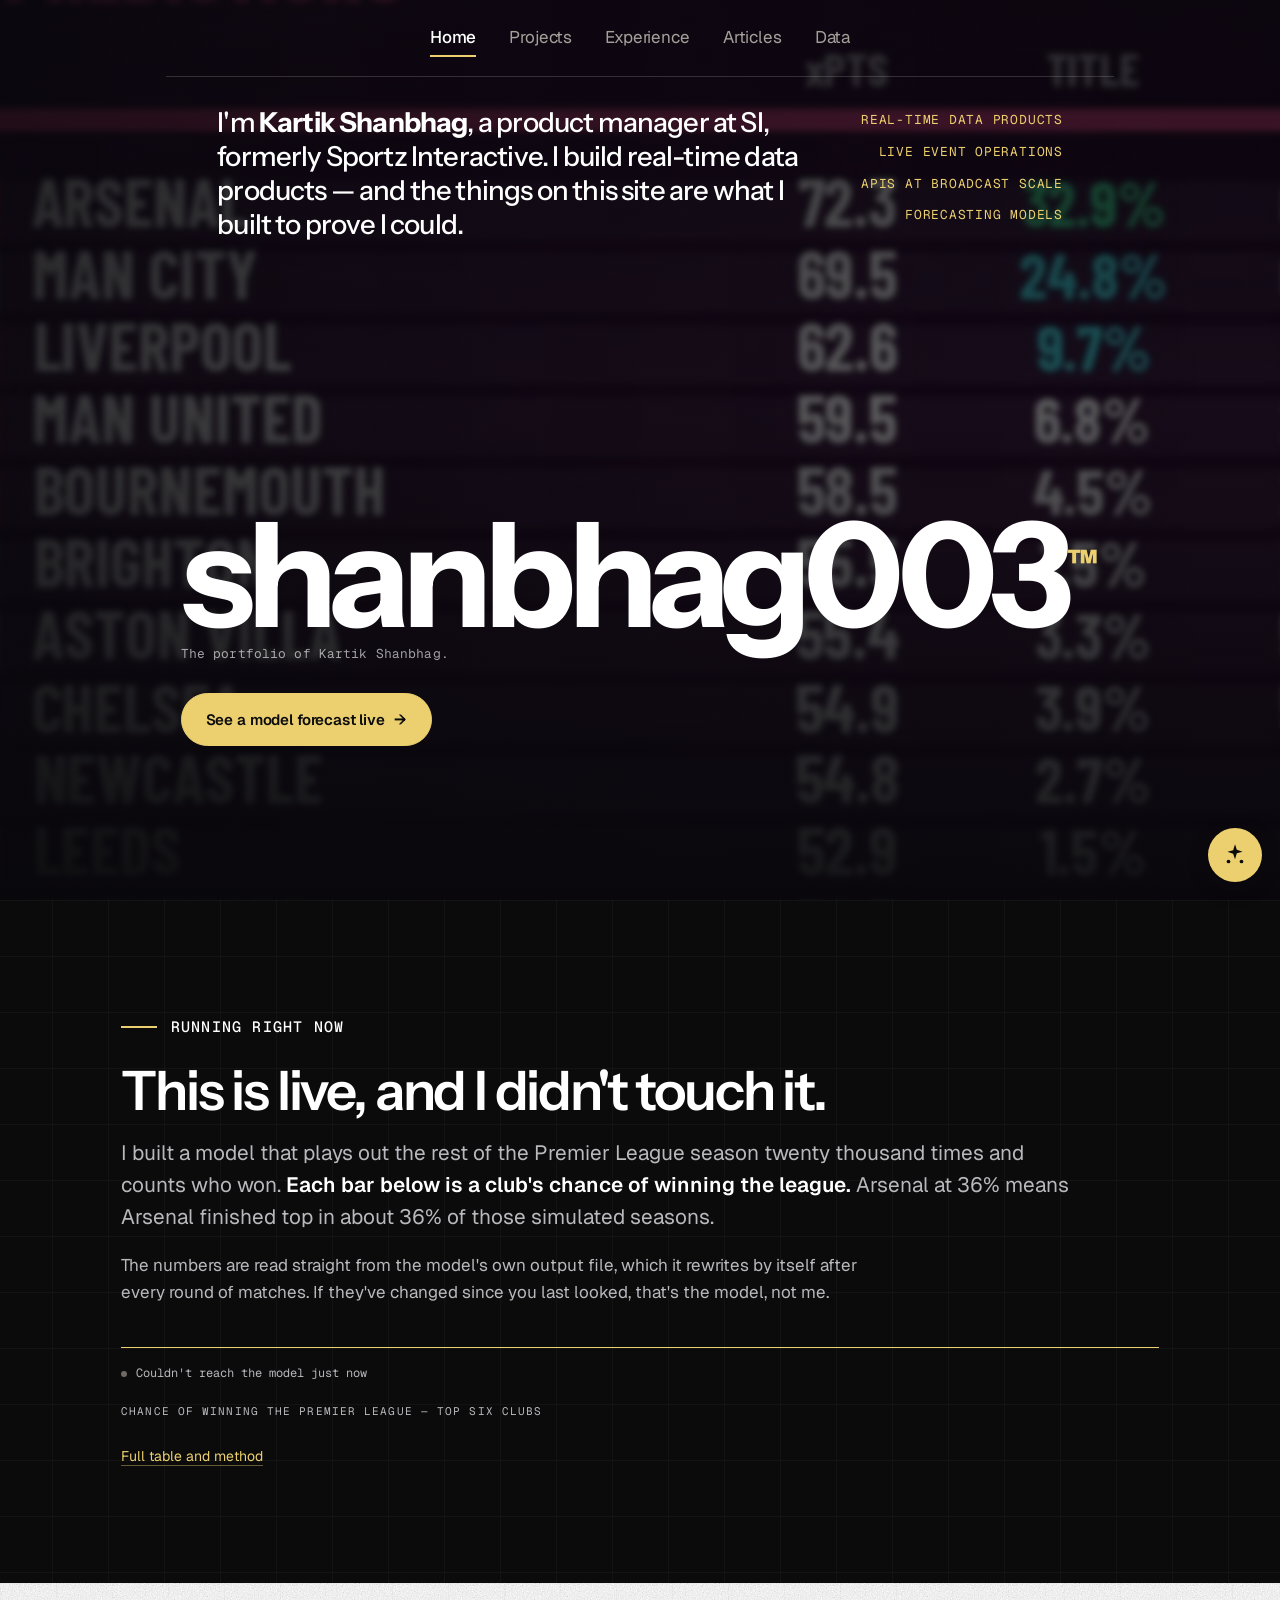
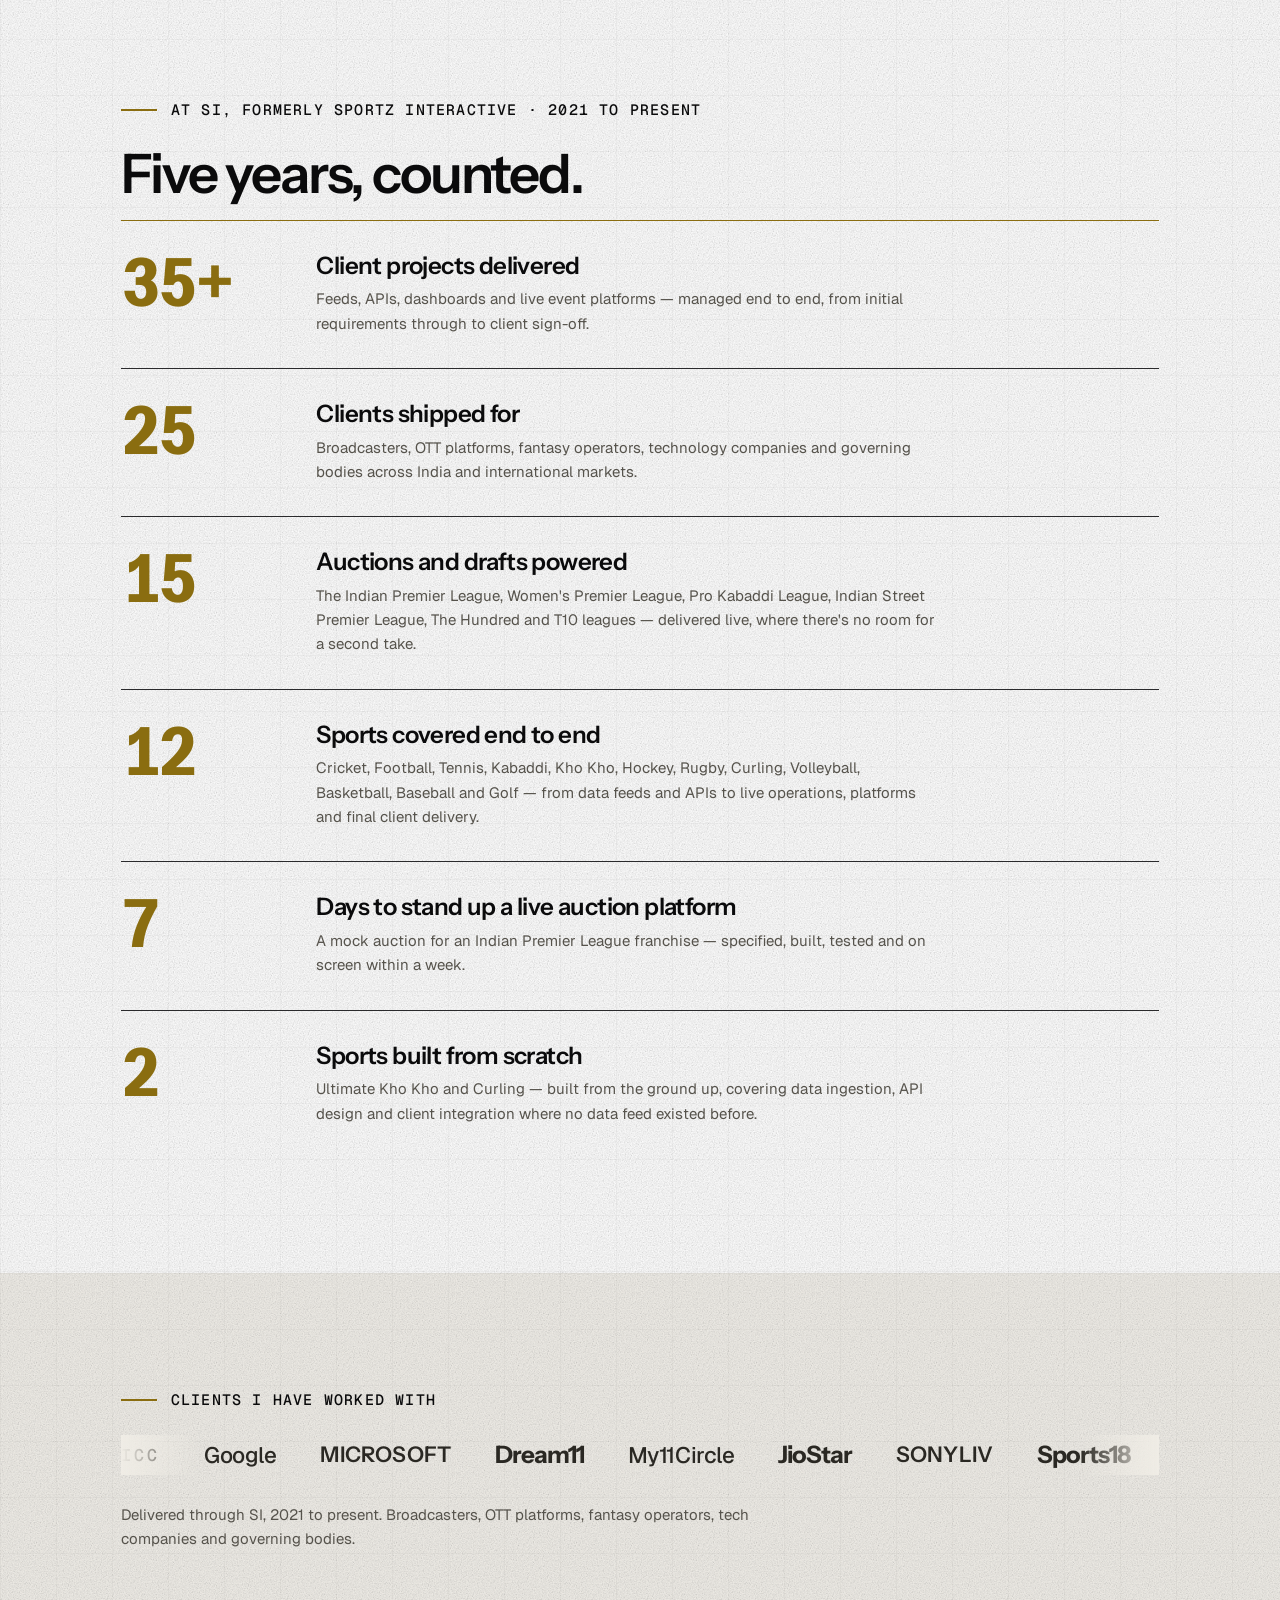
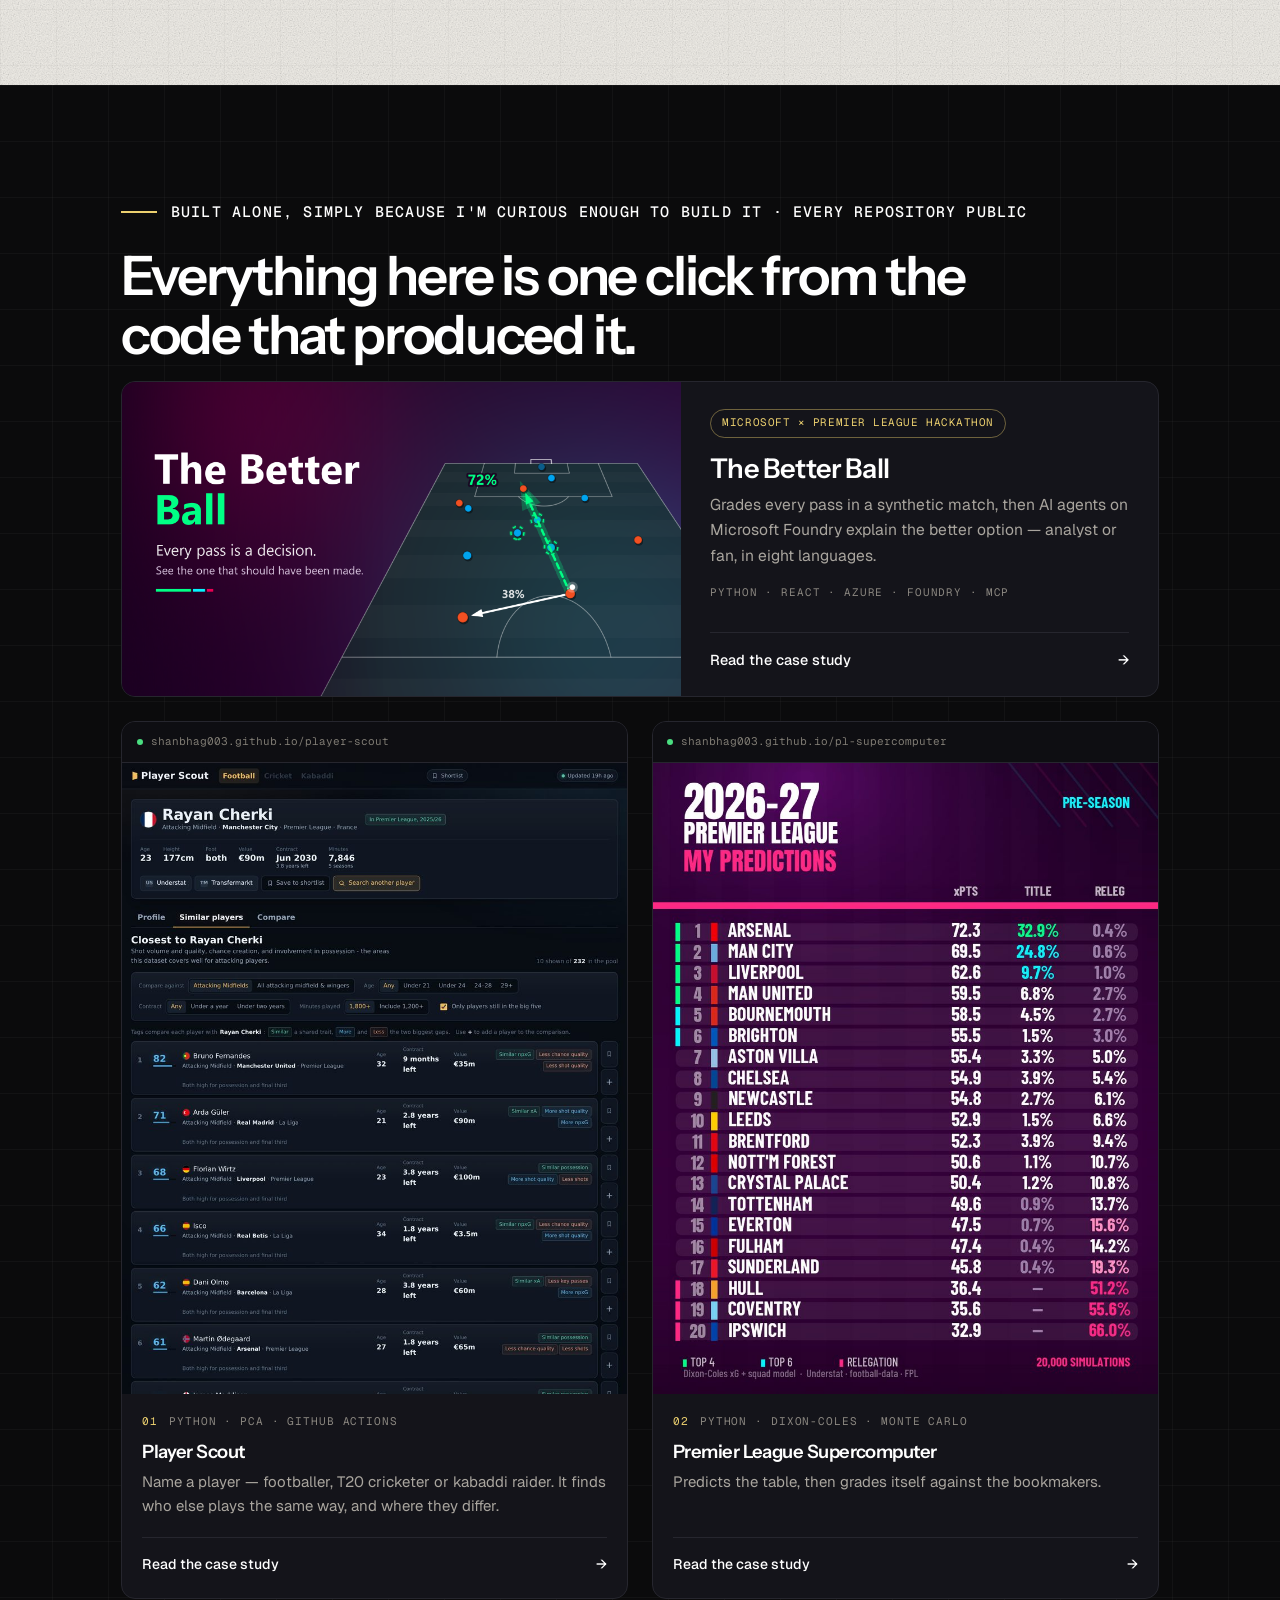
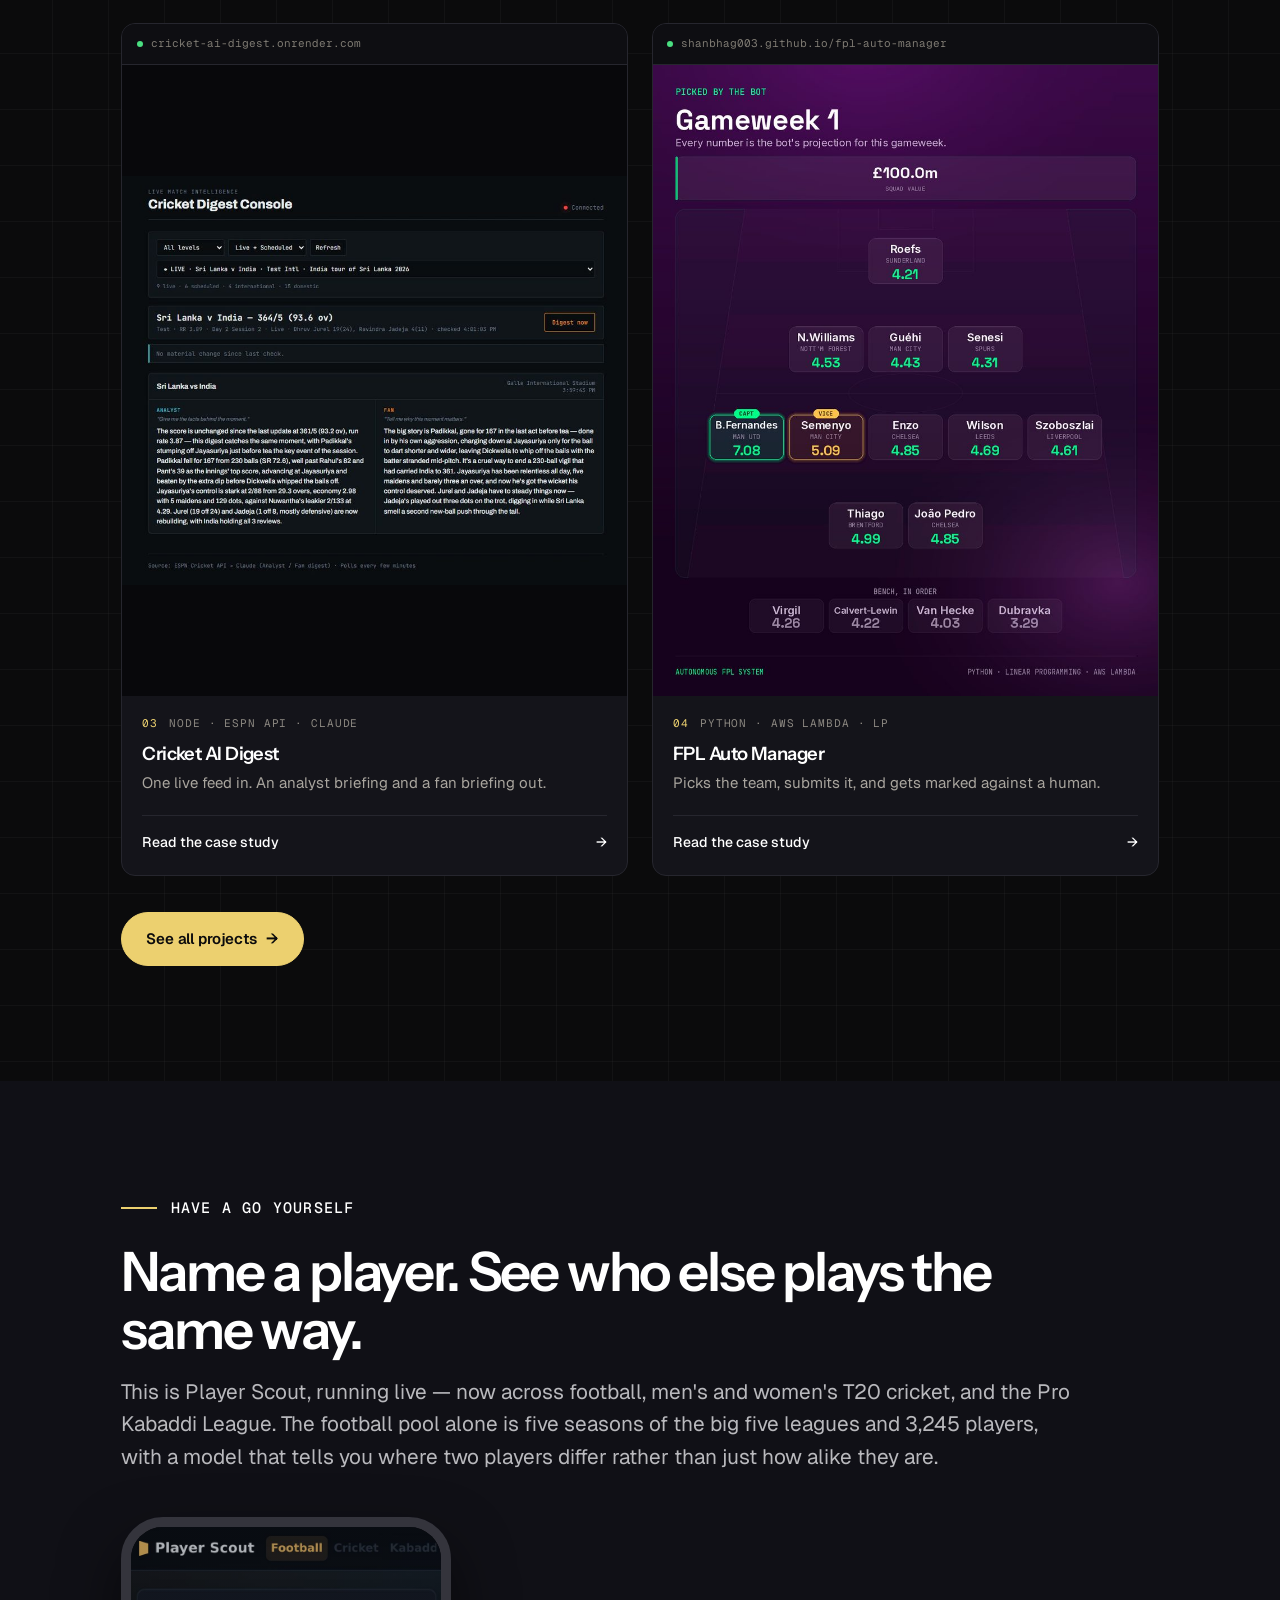
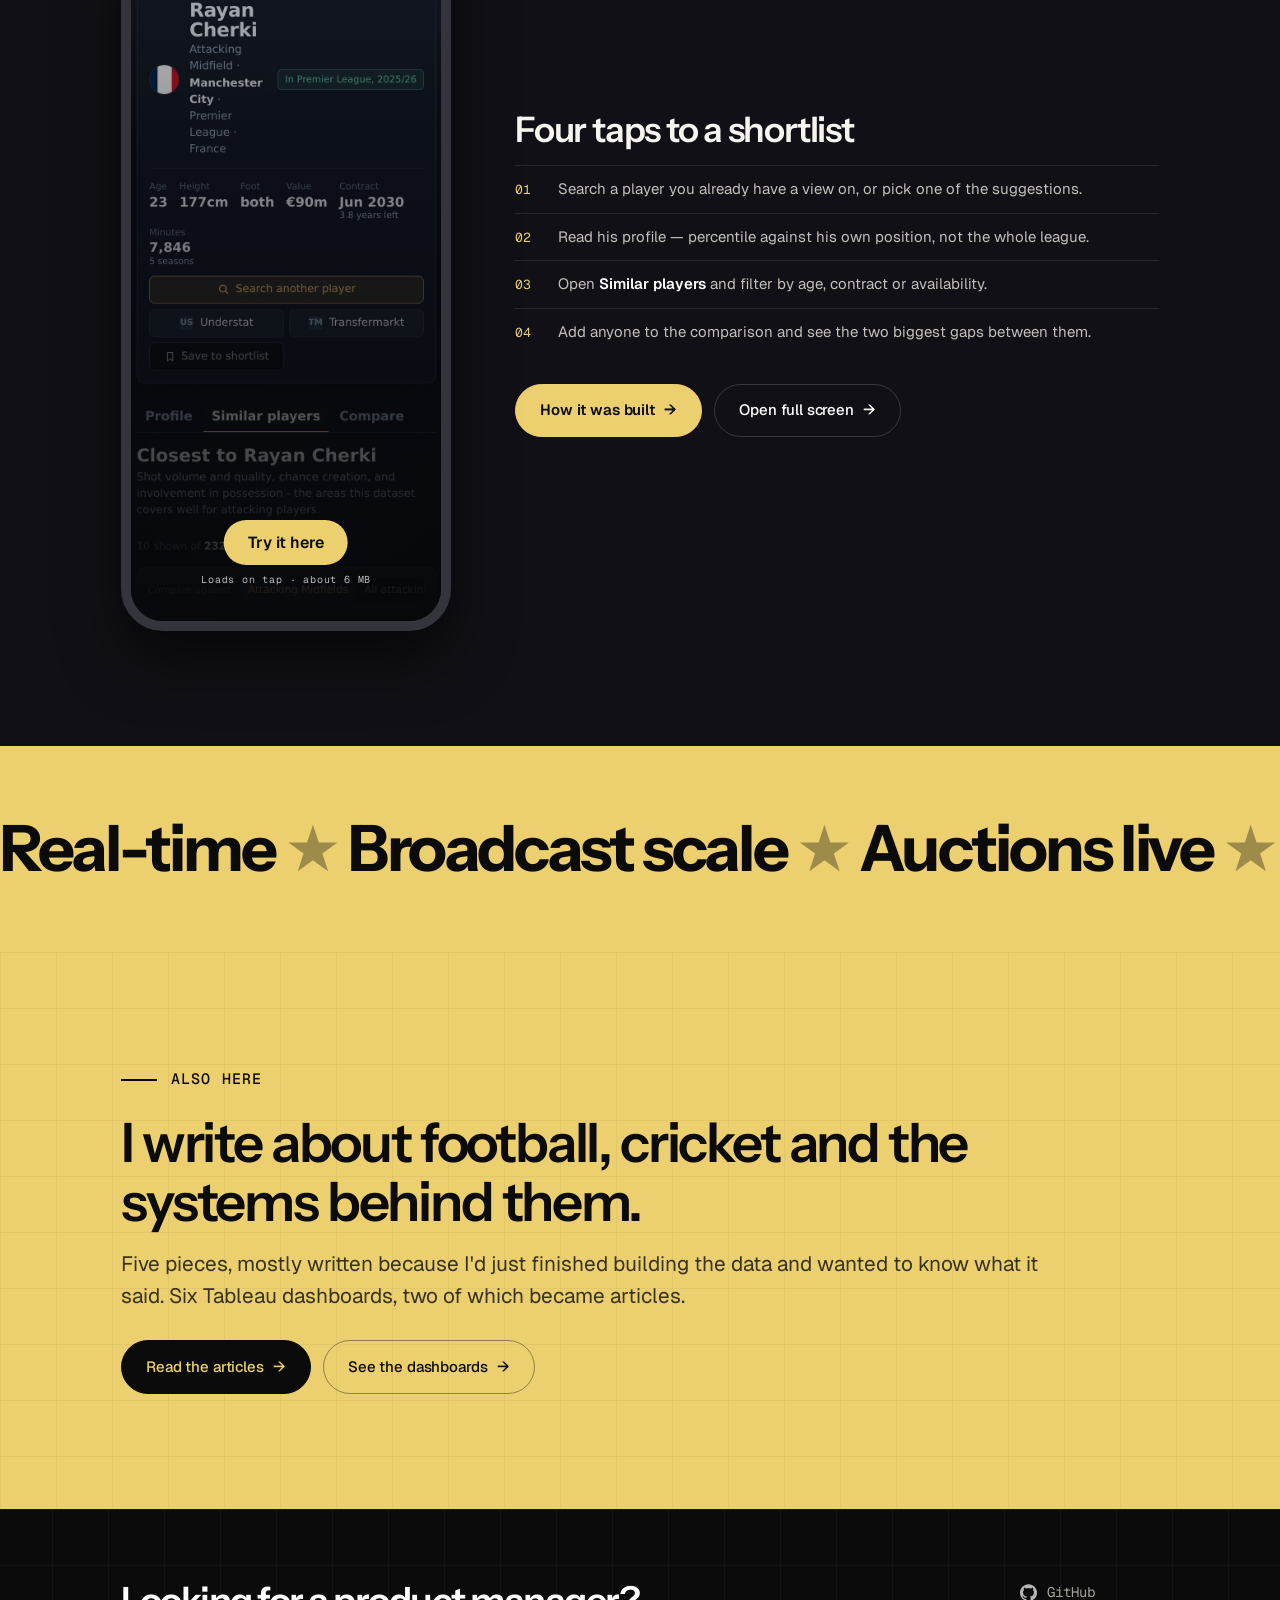
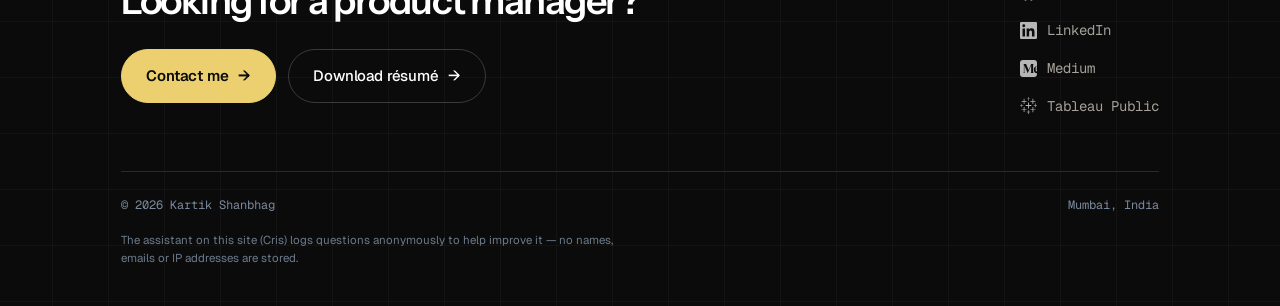
<file: index.html>
<!DOCTYPE html>
<html lang="en">
<head>
<meta charset="utf-8">
<meta name="viewport" content="width=device-width, initial-scale=1">
<title>Kartik Shanbhag — Product Manager, Real-Time Sports Data</title>
<meta name="description" content="Kartik Shanbhag is a product manager at SI, formerly Sportz Interactive, building real-time sports data products — live auctions, APIs at broadcast scale, and forecasting models he builds himself.">
<meta name="theme-color" content="#f7f6f3">
<meta property="og:type" content="website">
<meta property="og:site_name" content="Kartik Shanbhag">
<meta property="og:title" content="Kartik Shanbhag — Product Manager, Real-Time Sports Data">
<meta property="og:description" content="Kartik Shanbhag is a product manager at SI, formerly Sportz Interactive, building real-time sports data products — live auctions, APIs at broadcast scale, and forecasting models he builds himself.">
<meta name="twitter:card" content="summary_large_image">
<link rel="canonical" href="https://shanbhag003.com/">
<meta property="og:url" content="https://shanbhag003.com/">
<meta property="og:image" content="https://shanbhag003.com/og-home.jpg">
<meta property="og:image:width" content="1200">
<meta property="og:image:height" content="630">
<meta name="twitter:image" content="https://shanbhag003.com/og-home.jpg">
<meta name="twitter:creator" content="@shanbhag003">
<link rel="preconnect" href="https://fonts.googleapis.com">
<link rel="preconnect" href="https://fonts.gstatic.com" crossorigin>
<link href="https://fonts.googleapis.com/css2?family=Instrument+Sans:wght@400;500;600;700&family=Geist:wght@400;500;600&family=Geist+Mono:wght@400;500&display=swap" rel="stylesheet">
<link rel="icon" href="/favicon.ico" sizes="32x32">
<link rel="icon" href="/favicon.svg" type="image/svg+xml">
<link rel="apple-touch-icon" href="/apple-touch-icon.png">
<link rel="manifest" href="/site.webmanifest">
<link rel="stylesheet" href="style.css">
<script type="application/ld+json">
{
 "@context": "https://schema.org",
 "@type": "Person",
 "name": "Kartik Shanbhag",
 "alternateName": "shanbhag003",
 "url": "https://shanbhag003.com/",
 "image": "https://shanbhag003.com/og-home.jpg",
 "jobTitle": "Product Manager",
 "description": "Product manager building real-time sports data products — live auctions and drafts, APIs at broadcast scale, and forecasting models built independently.",
 "worksFor": {
  "@type": "Organization",
  "name": "SI",
  "alternateName": "Sportz Interactive",
  "url": "https://www.sportzinteractive.net/"
 },
 "address": {
  "@type": "PostalAddress",
  "addressLocality": "Mumbai",
  "addressRegion": "Maharashtra",
  "addressCountry": "IN"
 },
 "alumniOf": [
  {
   "@type": "CollegeOrUniversity",
   "name": "VES Business School"
  },
  {
   "@type": "CollegeOrUniversity",
   "name": "Shah & Anchor Kutchhi Engineering College"
  }
 ],
 "knowsAbout": [
  "Real-time sports data",
  "API product management",
  "Live event operations",
  "Sports analytics",
  "Data visualisation",
  "Product management"
 ],
 "sameAs": [
  "https://github.com/shanbhag003",
  "https://www.linkedin.com/in/kartik-shanbhag-b29806129/",
  "https://shanbhag003.medium.com/",
  "https://public.tableau.com/app/profile/kartik.shanbhag/vizzes"
 ]
}
</script>
<script type="application/ld+json">
{
 "@context": "https://schema.org",
 "@type": "WebSite",
 "name": "Kartik Shanbhag",
 "alternateName": "shanbhag003",
 "url": "https://shanbhag003.com/",
 "publisher": {
  "@type": "Person",
  "name": "Kartik Shanbhag"
 }
}
</script>
</head>
<body>
<div class="progress"></div>
<a class="skip" href="#main">Skip to content</a>

<nav class="nav over">
  <div class="wrap">
    <a class="brand" href="/">shanbhag003<span>.</span></a>
    <button class="nav-toggle" id="nav-toggle" aria-label="Open menu" aria-expanded="false" aria-controls="site-nav">
      <span class="bars"></span>
    </button>
    <ul id="site-nav">
      <li><a href="/" aria-current="page">Home</a></li>
      <li><a href="/projects">Projects</a></li>
      <li><a href="/experience">Experience</a></li>
      <li><a href="/articles">Articles</a></li>
      <li><a href="/visualisations">Data</a></li>
          <li class="nav-cta"><a href="mailto:kshanbhag231@gmail.com?subject=Hello%20Kartik"><span class="cta-dot"></span>Contact</a></li>
</ul>
  </div>
</nav>

<main id="main">

<section class="stage" id="stage">
  <div class="stage-bg" aria-hidden="true">
    <img src="assets/stage-1.jpg" alt="" class="on" width="1600" height="900" fetchpriority="high" decoding="async">
    <img src="assets/stage-2.jpg" alt="" width="1600" height="900" loading="lazy" decoding="async">
    <img src="assets/stage-3.jpg" alt="" width="1600" height="900" loading="lazy" decoding="async">
    <img src="assets/stage-4.jpg" alt="" width="1600" height="900" loading="lazy" decoding="async">
  </div>

  <div class="wrap stage-top">
    <h1 class="stage-intro rise r1">I'm <b>Kartik Shanbhag</b>, a product manager at SI, formerly Sportz Interactive. I build real-time data products — and the things on this site are what I built to prove I could.</h1>
    <ul class="stage-list rise r2">
      <li>Real-time data products</li>
      <li>Live event operations</li>
      <li>APIs at broadcast scale</li>
      <li>Forecasting models</li>
    </ul>
  </div>

  <div class="wrap stage-bottom">
    <p class="stage-mark rise r3">shanbhag003<sup>&trade;</sup></p>
    <p class="stage-sig rise r3">The portfolio of Kartik Shanbhag.</p>
    <div class="actions">
      <a class="btn btn-live rise r4" href="#live">See a model forecast live</a>
    </div>
  </div>
</section>

<section class="band-dark" id="live">
  <div class="wrap">
    <p class="eyebrow reveal">Running right now</p>
    <h2 class="reveal measure" style="max-width:24ch">This is live, and I didn't touch it.</h2>
    <p class="lede measure reveal d1">I built a model that plays out the rest of the Premier League season twenty thousand times and counts who won. <strong>Each bar below is a club's chance of winning the league.</strong> Arsenal at 36% means Arsenal finished top in about 36% of those simulated seasons.</p>
    <p class="measure reveal d1">The numbers are read straight from the model's own output file, which it rewrites by itself after every round of matches. If they've changed since you last looked, that's the model, not me.</p>

    <div class="live reveal d1" id="live-pl" data-src="https://shanbhag003.github.io/pl-supercomputer/data.json">
      <div class="live-head">
        <span class="live-status"><span class="live-dot"></span><span class="live-when">Connecting to the model…</span></span>
        <span class="live-meta"></span>
      </div>
      <p class="live-legend">Chance of winning the Premier League &mdash; top six clubs</p>
      <ol class="live-rows"></ol>
      <p class="live-foot">
        <a class="ilink" href="https://shanbhag003.github.io/pl-supercomputer/" target="_blank" rel="noopener noreferrer">Full table and method</a>
      </p>
    </div>
  </div>
</section>

<section class="band-white">
  <div class="wrap">
    <p class="eyebrow reveal">At SI, formerly Sportz Interactive · 2021 to present</p>
    <h2 class="reveal" style="max-width:20ch">Five years, counted.</h2>
    <div class="stats">
      <div class="stat reveal">
        <span class="stat-n" data-to="35" data-suffix="+">35+</span>
        <h3>Client projects delivered</h3>
        <p>Feeds, APIs, dashboards and live event platforms — managed end to end, from initial requirements through to client sign-off.</p>
      </div>
      <div class="stat reveal">
        <span class="stat-n" data-to="25">25</span>
        <h3>Clients shipped for</h3>
        <p>Broadcasters, OTT platforms, fantasy operators, technology companies and governing bodies across India and international markets.</p>
      </div>
      <div class="stat reveal">
        <span class="stat-n" data-to="15">15</span>
        <h3>Auctions and drafts powered</h3>
        <p>The Indian Premier League, Women's Premier League, Pro Kabaddi League, Indian Street Premier League, The Hundred and T10 leagues — delivered live, where there's no room for a second take.</p>
      </div>
      <div class="stat reveal">
        <span class="stat-n" data-to="12">12</span>
        <h3>Sports covered end to end</h3>
        <p>Cricket, Football, Tennis, Kabaddi, Kho Kho, Hockey, Rugby, Curling, Volleyball, Basketball, Baseball and Golf — from data feeds and APIs to live operations, platforms and final client delivery.</p>
      </div>
      <div class="stat reveal">
        <span class="stat-n" data-to="7">7</span>
        <h3>Days to stand up a live auction platform</h3>
        <p>A mock auction for an Indian Premier League franchise — specified, built, tested and on screen within a week.</p>
      </div>
      <div class="stat reveal">
        <span class="stat-n" data-to="2">2</span>
        <h3>Sports built from scratch</h3>
        <p>Ultimate Kho Kho and Curling — built from the ground up, covering data ingestion, API design and client integration where no data feed existed before.</p>
      </div>
    </div>
  </div>
</section>

<section class="band-warm">
  <div class="wrap">
    <p class="eyebrow reveal">Clients I have worked with</p>
    <div class="marquee reveal d1">
      <div class="marquee-track">

        <span class="wm wm-b">ICC</span><span class="wm wm-d">Google</span><span class="wm wm-c">Microsoft</span><span class="wm wm-a">Dream11</span><span class="wm wm-d">My11Circle</span><span class="wm wm-a">JioStar</span><span class="wm wm-c">SonyLIV</span><span class="wm wm-a">Sports18</span><span class="wm wm-b">TV18</span><span class="wm wm-e">Times of India</span><span class="wm wm-c">India Today</span><span class="wm wm-d">Times Internet</span><span class="wm wm-a">ABP News</span><span class="wm wm-b">TV9</span><span class="wm wm-a">Fancode</span><span class="wm wm-e">Hindustan Times</span><span class="wm wm-e">Indian Express</span><span class="wm wm-d">Asianet</span><span class="wm wm-c">Inside Sport</span><span class="wm wm-f">Grand Slam of Curling</span>
        <span class="marquee-dup" aria-hidden="true" style="display:contents"><span class="wm wm-b">ICC</span><span class="wm wm-d">Google</span><span class="wm wm-c">Microsoft</span><span class="wm wm-a">Dream11</span><span class="wm wm-d">My11Circle</span><span class="wm wm-a">JioStar</span><span class="wm wm-c">SonyLIV</span><span class="wm wm-a">Sports18</span><span class="wm wm-b">TV18</span><span class="wm wm-e">Times of India</span><span class="wm wm-c">India Today</span><span class="wm wm-d">Times Internet</span><span class="wm wm-a">ABP News</span><span class="wm wm-b">TV9</span><span class="wm wm-a">Fancode</span><span class="wm wm-e">Hindustan Times</span><span class="wm wm-e">Indian Express</span><span class="wm wm-d">Asianet</span><span class="wm wm-c">Inside Sport</span><span class="wm wm-f">Grand Slam of Curling</span></span>
      </div>
    </div>
    <p class="measure" style="margin-top:1.75rem;color:var(--muted);font-size:.9375rem">Delivered through SI, 2021 to present. Broadcasters, OTT platforms, fantasy operators, tech companies and governing bodies.</p>
  </div>
</section>

<section class="band-dark">
  <div class="wrap">
    <p class="eyebrow data reveal">Built alone, simply because I'm curious enough to build it · every repository public</p>
    <h2 class="reveal measure" style="max-width:26ch">Everything here is one click from the code that produced it.</h2>
    <a class="pfeature reveal" href="/projects#better-ball">
      <span class="pfeature-media">
        <img src="assets/betterball-poster.png" alt="The Better Ball — every pass is a decision; the pass played marked 38%, the better option marked 72%." width="1920" height="1080" loading="lazy">
      </span>
      <span class="pfeature-body">
        <span class="pfeature-badge">Microsoft &times; Premier League Hackathon</span>
        <h3>The Better Ball</h3>
        <p>Grades every pass in a synthetic match, then AI agents on Microsoft Foundry explain the better option &mdash; analyst or fan, in eight languages.</p>
        <span class="pfeature-tag">Python &middot; React &middot; Azure &middot; Foundry &middot; MCP</span>
        <span class="go">Read the case study</span>
      </span>
    </a>
    <div class="pcards">
      <a class="pcard reveal" href="/projects#player-scout">
        <span class="pcard-bar"><span class="live-dot"></span><span>shanbhag003.github.io/player-scout</span></span>
        <span class="pcard-media">
          <img src="assets/proj-scout.jpg" alt="Player Scout ranking the ten closest players to Rayan Cherki, each with a match score, a shared trait and the two biggest differences." width="900" height="625" loading="lazy">
        </span>
        <span class="pcard-body">
          <span class="pcard-meta"><span class="pcard-n">01</span><span class="pcard-tag">Python · PCA · GitHub Actions</span></span>
          <h3>Player Scout</h3>
          <p>Name a player — footballer, T20 cricketer or kabaddi raider. It finds who else plays the same way, and where they differ.</p>
          <span class="go">Read the case study</span>
        </span>
      </a>
      <a class="pcard reveal d1" href="/projects#pl-supercomputer">
        <span class="pcard-bar"><span class="live-dot"></span><span>shanbhag003.github.io/pl-supercomputer</span></span>
        <span class="pcard-media">
          <img src="assets/proj-pl.jpg" alt="The model's 2026-27 Premier League table: expected points, title odds and relegation odds for all twenty clubs." width="900" height="1125" loading="lazy">
        </span>
        <span class="pcard-body">
          <span class="pcard-meta"><span class="pcard-n">02</span><span class="pcard-tag">Python · Dixon-Coles · Monte Carlo</span></span>
          <h3>Premier League Supercomputer</h3>
          <p>Predicts the table, then grades itself against the bookmakers.</p>
          <span class="go">Read the case study</span>
        </span>
      </a>
      <a class="pcard reveal d1" href="/projects#cricket-digest">
        <span class="pcard-bar"><span class="live-dot"></span><span>cricket-ai-digest.onrender.com</span></span>
        <span class="pcard-media">
          <img src="assets/proj-cricket.jpg" alt="The Cricket Digest console during a Test match, showing an analyst briefing and a fan briefing side by side." width="900" height="729" loading="lazy">
        </span>
        <span class="pcard-body">
          <span class="pcard-meta"><span class="pcard-n">03</span><span class="pcard-tag">Node · ESPN API · Claude</span></span>
          <h3>Cricket AI Digest</h3>
          <p>One live feed in. An analyst briefing and a fan briefing out.</p>
          <span class="go">Read the case study</span>
        </span>
      </a>
      <a class="pcard reveal d2" href="/projects#fpl">
        <span class="pcard-bar"><span class="live-dot"></span><span>shanbhag003.github.io/fpl-auto-manager</span></span>
        <span class="pcard-media">
          <img src="assets/proj-fpl.jpg" alt="The bot's Gameweek 1 team sheet, with its own projected points printed on every player it picked." width="900" height="1125" loading="lazy">
        </span>
        <span class="pcard-body">
          <span class="pcard-meta"><span class="pcard-n">04</span><span class="pcard-tag">Python · AWS Lambda · LP</span></span>
          <h3>FPL Auto Manager</h3>
          <p>Picks the team, submits it, and gets marked against a human.</p>
          <span class="go">Read the case study</span>
        </span>
      </a>
    </div>
    <div class="actions reveal" style="margin-top:2.25rem">
      <a class="btn btn-live" href="/projects">See all projects</a>
    </div>
  </div>
</section>

<section class="band-dark alt" id="try-scout">
  <div class="wrap">
    <p class="eyebrow reveal">Have a go yourself</p>
    <h2 class="reveal measure" style="max-width:24ch">Name a player. See who else plays the same way.</h2>
    <p class="lede measure reveal d1">This is Player Scout, running live — now across football, men's and women's T20 cricket, and the Pro Kabaddi League. The football pool alone is five seasons of the big five leagues and 3,245 players, with a model that tells you where two players differ rather than just how alike they are.</p>

    <div class="tryout reveal d1">
      <div class="tryout-phone" id="scout-phone">
        <button class="tryout-poster" type="button" id="scout-launch"
                aria-label="Load Player Scout and try it here">
          <img src="assets/scout-poster.jpg" alt="Player Scout on a phone, listing the players closest to Rayan Cherki with match scores." width="780" height="1688" loading="lazy" decoding="async">
          <span class="tryout-play"><b>Try it here</b><span>Loads on tap &middot; about 6 MB</span></span>
        </button>
      </div>

      <div class="tryout-copy">
        <h3>Four taps to a shortlist</h3>
        <ul class="tryout-steps">
          <li><b>01</b><span>Search a player you already have a view on, or pick one of the suggestions.</span></li>
          <li><b>02</b><span>Read his profile &mdash; percentile against his own position, not the whole league.</span></li>
          <li><b>03</b><span>Open <strong>Similar players</strong> and filter by age, contract or availability.</span></li>
          <li><b>04</b><span>Add anyone to the comparison and see the two biggest gaps between them.</span></li>
        </ul>
        <div class="actions">
          <a class="btn btn-live" href="/projects#player-scout">How it was built</a>
          <a class="btn" href="https://shanbhag003.github.io/player-scout/" target="_blank" rel="noopener noreferrer">Open full screen</a>
        </div>
      </div>
    </div>
  </div>
</section>

<div class="smq" aria-hidden="true">
  <div class="smq-track">
    <span>Real-time <b>&#9733;</b> Broadcast scale <b>&#9733;</b> Auctions live <b>&#9733;</b> Models that mark themselves <b>&#9733;</b></span>
    <span>Real-time <b>&#9733;</b> Broadcast scale <b>&#9733;</b> Auctions live <b>&#9733;</b> Models that mark themselves <b>&#9733;</b></span>
  </div>
</div>

<section class="band-gold">
  <div class="wrap">
    <p class="eyebrow reveal">Also here</p>
    <h2 class="reveal measure" style="max-width:24ch">I write about football, cricket and the systems behind them.</h2>
    <p class="lede measure reveal d1" style="color:rgba(11,11,12,.8)">Five pieces, mostly written because I'd just finished building the data and wanted to know what it said. Six Tableau dashboards, two of which became articles.</p>
    <div class="actions reveal d2">
      <a class="btn btn-live" href="/articles">Read the articles</a>
      <a class="btn" href="/visualisations">See the dashboards</a>
    </div>
  </div>
</section>

</main>

<footer class="foot">
  <div class="wrap">
    <div class="foot-grid">
      <div>
        <h2>Looking for a product manager?</h2>
        <div class="actions">
          <a class="btn btn-live" href="mailto:kshanbhag231@gmail.com?subject=Hello%20Kartik">Contact me</a>
          <a class="btn" href="assets/Kartik_Shanbhag_Resume.pdf" download>Download résumé</a>
        </div>
      </div>
      <ul class="foot-links">
        <li><a href="https://github.com/shanbhag003" target="_blank" rel="noopener noreferrer"><svg class="ico" viewBox="0 0 24 24" width="17" height="17" aria-hidden="true" focusable="false"><path fill="currentColor" d="M12 .297c-6.63 0-12 5.373-12 12 0 5.303 3.438 9.8 8.205 11.385.6.113.82-.258.82-.577 0-.285-.01-1.04-.015-2.04-3.338.724-4.042-1.61-4.042-1.61C4.422 18.07 3.633 17.7 3.633 17.7c-1.087-.744.084-.729.084-.729 1.205.084 1.838 1.236 1.838 1.236 1.07 1.835 2.809 1.305 3.495.998.108-.776.417-1.305.76-1.605-2.665-.3-5.466-1.332-5.466-5.93 0-1.31.465-2.38 1.235-3.22-.135-.303-.54-1.523.105-3.176 0 0 1.005-.322 3.3 1.23.96-.267 1.98-.399 3-.405 1.02.006 2.04.138 3 .405 2.28-1.552 3.285-1.23 3.285-1.23.645 1.653.24 2.873.12 3.176.765.84 1.23 1.91 1.23 3.22 0 4.61-2.805 5.625-5.475 5.92.42.36.81 1.096.81 2.22 0 1.606-.015 2.896-.015 3.286 0 .315.21.69.825.57C20.565 22.092 24 17.592 24 12.297c0-6.627-5.373-12-12-12"/></svg><span>GitHub</span></a></li>
        <li><a href="https://www.linkedin.com/in/kartik-shanbhag-b29806129/" target="_blank" rel="noopener noreferrer"><svg class="ico" viewBox="0 0 24 24" width="17" height="17" aria-hidden="true" focusable="false"><path fill="currentColor" d="M20.447 20.452h-3.554v-5.569c0-1.328-.027-3.037-1.852-3.037-1.853 0-2.136 1.445-2.136 2.939v5.667H9.351V9h3.414v1.561h.046c.477-.9 1.637-1.85 3.37-1.85 3.601 0 4.267 2.37 4.267 5.455v6.286zM5.337 7.433c-1.144 0-2.063-.926-2.063-2.065 0-1.138.92-2.063 2.063-2.063 1.14 0 2.064.925 2.064 2.063 0 1.139-.925 2.065-2.064 2.065zm1.782 13.019H3.555V9h3.564v11.452zM22.225 0H1.771C.792 0 0 .774 0 1.729v20.542C0 23.227.792 24 1.771 24h20.451C23.2 24 24 23.227 24 22.271V1.729C24 .774 23.2 0 22.222 0h.003z"/></svg><span>LinkedIn</span></a></li>
        <li><a href="https://shanbhag003.medium.com/" target="_blank" rel="noopener noreferrer"><svg class="ico" viewBox="0 0 24 24" width="17" height="17" aria-hidden="true" focusable="false"><path fill="currentColor" d="M4.21 0A4.201 4.201 0 0 0 0 4.21v15.58A4.201 4.201 0 0 0 4.21 24h15.58A4.201 4.201 0 0 0 24 19.79v-1.093c-.137.013-.278.02-.422.02-2.577 0-4.027-2.146-4.09-4.832a7.592 7.592 0 0 1 .022-.708c.093-1.186.475-2.241 1.105-3.022a3.885 3.885 0 0 1 1.395-1.1c.468-.237 1.127-.367 1.664-.367h.023c.101 0 .202.004.303.01V4.211A4.201 4.201 0 0 0 19.79 0Zm.198 5.583h4.165l3.588 8.435 3.59-8.435h3.864v.146l-.019.004c-.705.16-1.063.397-1.063 1.254h-.003l.003 10.274c.06.676.424.885 1.063 1.03l.02.004v.145h-4.923v-.145l.019-.005c.639-.144.994-.353 1.054-1.03V7.267l-4.745 11.15h-.261L6.15 7.569v9.445c0 .857.358 1.094 1.063 1.253l.02.004v.147H4.405v-.147l.019-.004c.705-.16 1.065-.397 1.065-1.253V6.987c0-.857-.358-1.094-1.064-1.254l-.018-.004zm19.25 3.668c-1.086.023-1.733 1.323-1.813 3.124H24V9.298a1.378 1.378 0 0 0-.342-.047Zm-1.862 3.632c-.1 1.756.86 3.239 2.204 3.634v-3.634z"/></svg><span>Medium</span></a></li>
        <li><a href="https://public.tableau.com/app/profile/kartik.shanbhag/vizzes" target="_blank" rel="noopener noreferrer"><svg class="ico" viewBox="0 0 24 24" width="17" height="17" aria-hidden="true" focusable="false"><path fill="currentColor" d="M11.654.174V2.377H9.682v.58h1.972V5.16h.696V2.957h1.97v-.58h-1.97V.174h-.348zm6.03 2.262l-.002 1.623v1.623h-2.957v.927h2.957v3.188H18.725l.011-1.582.02-1.576 1.465-.02 1.46-.01v-.927H18.728V2.436h-.522zm-12.407.06V5.686H2.291v.925H5.277V9.801h.985V6.61h3.013v-.925H6.262V2.496H5.77zm6.086 5.27v3.593H8.06v1.188h3.304v3.596h1.28v-3.596H15.953v-1.188H12.643V7.766h-.637zm9.721 1.55v2.221h-2.012v.811h2.012v2.261h.887v-2.261H24v-.811h-2.029V9.317h-.422zm-19.111.131V11.621H0v.621H1.973v2.194H2.64v-2.194h2v-.62H2.609V9.446h-.318zm15.709 4.516v3.254h-3.016v.927h3.016v3.217h1.072v-3.216H21.74v-.928H18.754v-3.254h-.533zm-12.463.008v3.246H2.262v.928h2.957v3.189H6.32v-3.189h2.955v-.928H6.32V13.97h-.55zm6.316 4.578l.002 1.103v1.1H9.566v.812h1.971v2.262h.928l.012-1.119.017-1.143H14.463v-.812h-2V18.549h-.465z"/></svg><span>Tableau Public</span></a></li>
      </ul>
    </div>
    <div class="foot-base">
      <span>© 2026 Kartik Shanbhag</span>
      <span>Mumbai, India</span>
    </div>
    <p class="foot-privacy">The assistant on this site (Cris) logs questions anonymously to help improve it — no names, emails or IP addresses are stored.</p>
  </div>
</footer>

<script src="analytics.js" defer></script>
<script src="app.js" defer></script>
<script src="chat.js" defer></script>
<!-- auto-deploy test: ad-check-7fk29q (safe to remove) -->
</body>
</html>
</file>
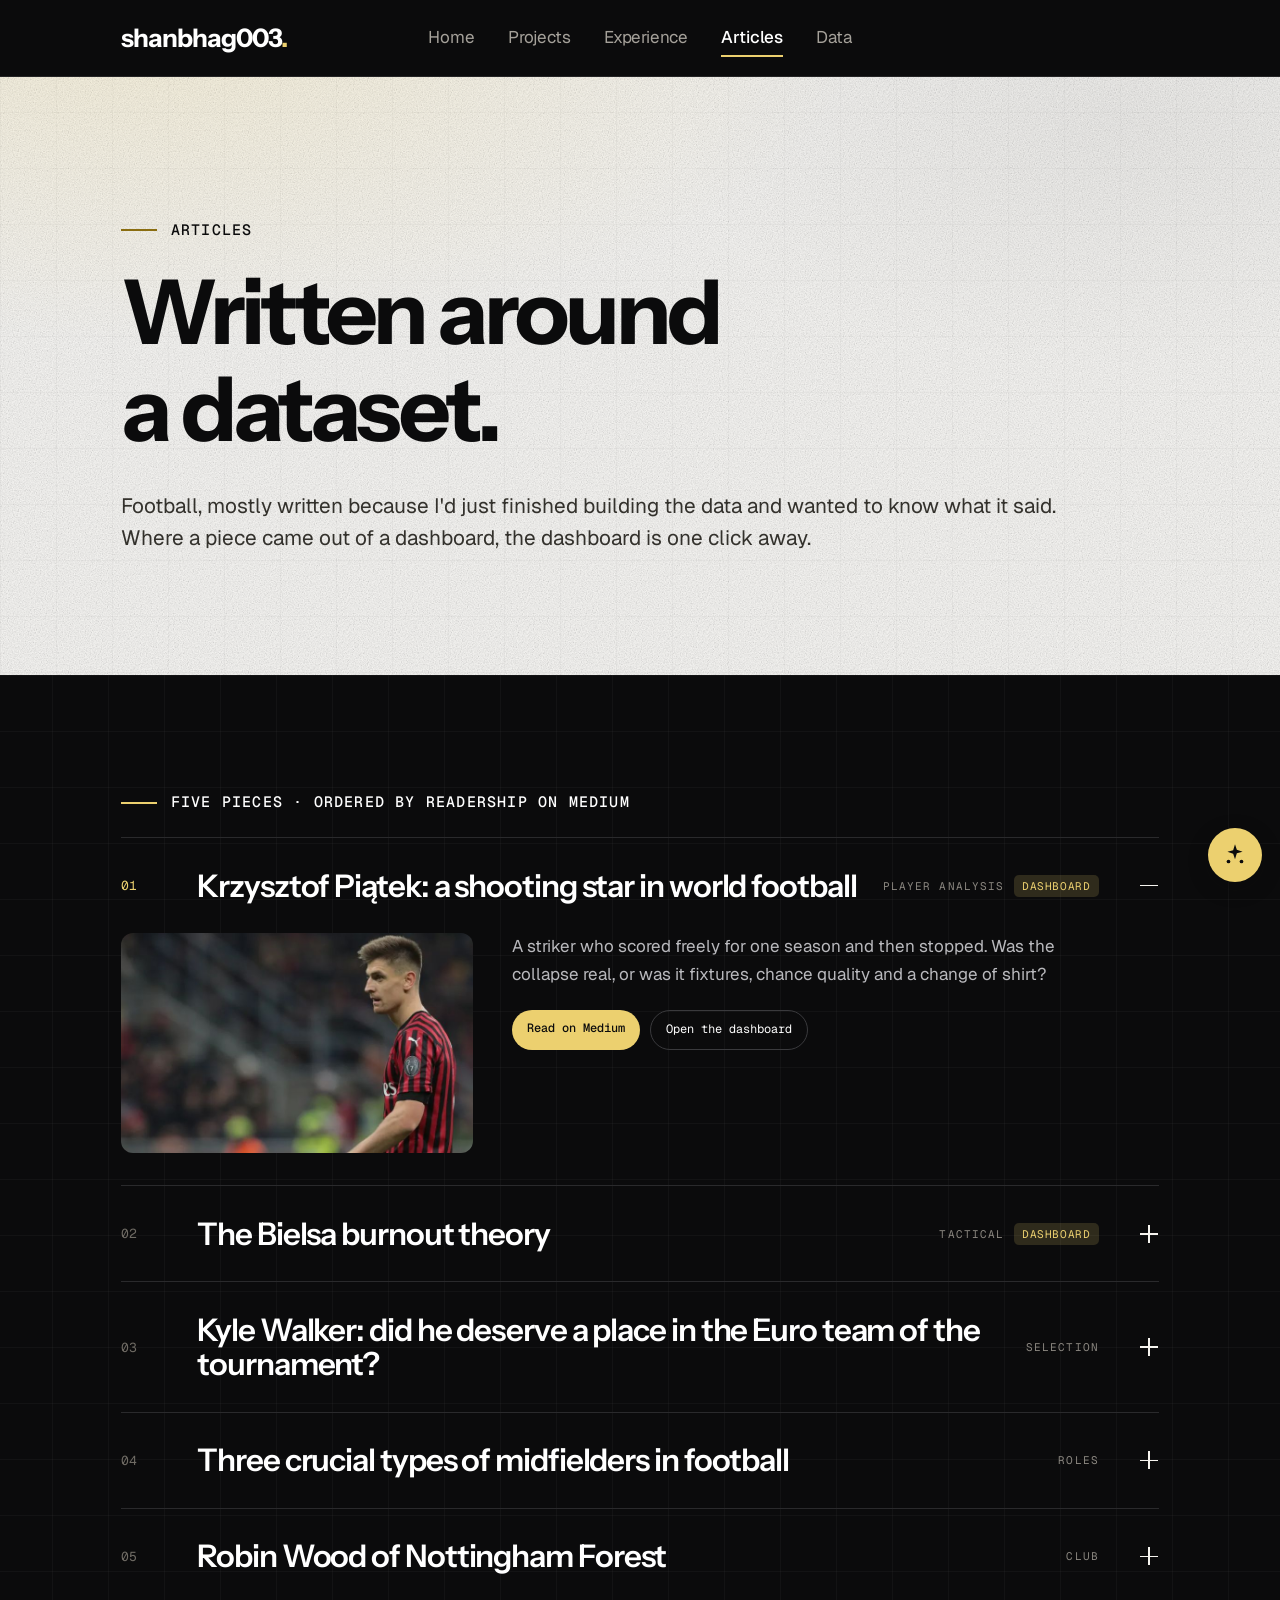
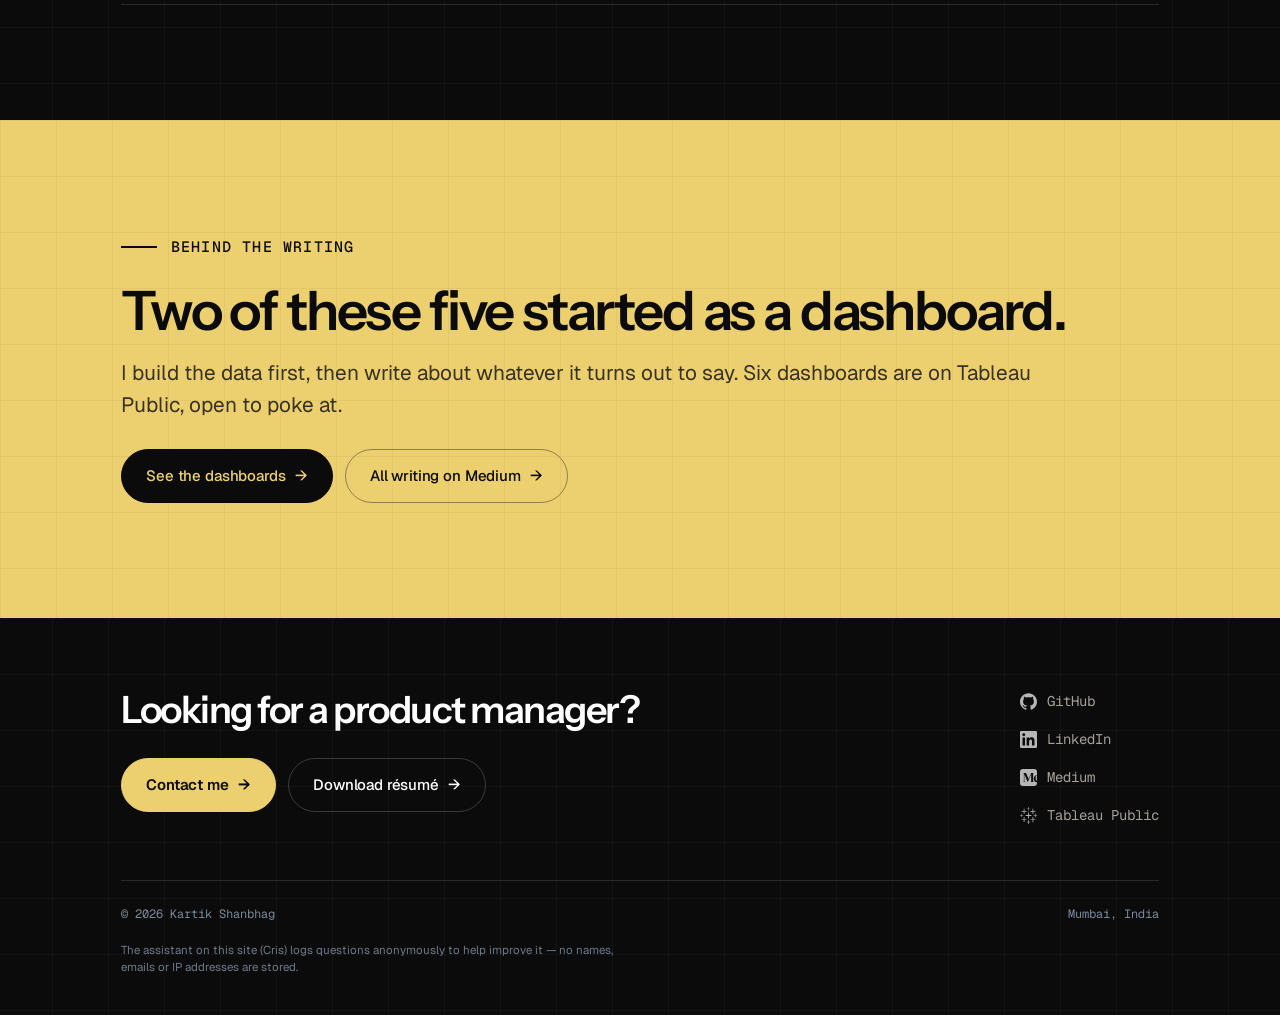
<file: articles.html>
<!DOCTYPE html>
<html lang="en">
<head>
<meta charset="utf-8">
<meta name="viewport" content="width=device-width, initial-scale=1">
<title>Articles — Kartik Shanbhag</title>
<meta name="description" content="Football writing by Kartik Shanbhag, each piece built on a dataset first — Piątek's collapse, the Bielsa burnout theory, Euro full-back selection and midfielder archetypes.">
<meta name="theme-color" content="#f7f6f3">
<meta property="og:type" content="website">
<meta property="og:title" content="Articles — Kartik Shanbhag">
<meta property="og:description" content="Football writing by Kartik Shanbhag, each piece built on a dataset first — Piątek's collapse, the Bielsa burnout theory, Euro full-back selection and midfielder archetypes.">
<link rel="preconnect" href="https://fonts.googleapis.com">
<link rel="preconnect" href="https://fonts.gstatic.com" crossorigin>
<link href="https://fonts.googleapis.com/css2?family=Instrument+Sans:wght@400;500;600;700&family=Geist:wght@400;500;600&family=Geist+Mono:wght@400;500&display=swap" rel="stylesheet">
<link rel="icon" href="/favicon.ico" sizes="32x32">
<link rel="icon" href="/favicon.svg" type="image/svg+xml">
<link rel="apple-touch-icon" href="/apple-touch-icon.png">
<link rel="manifest" href="/site.webmanifest">
<meta name="twitter:card" content="summary_large_image">
<link rel="canonical" href="https://shanbhag003.com/articles">
<meta property="og:url" content="https://shanbhag003.com/articles">
<meta property="og:image" content="https://shanbhag003.com/og-articles.jpg">
<meta property="og:image:width" content="1200">
<meta property="og:image:height" content="630">
<meta name="twitter:image" content="https://shanbhag003.com/og-articles.jpg">
<link rel="stylesheet" href="style.css">
<script type="application/ld+json">
{
 "@context": "https://schema.org",
 "@type": "WebPage",
 "name": "Articles — Kartik Shanbhag",
 "url": "https://shanbhag003.com/articles",
 "about": {
  "@type": "Person",
  "name": "Kartik Shanbhag",
  "url": "https://shanbhag003.com/"
 }
}
</script>
</head>
<body>
<div class="progress"></div>
<a class="skip" href="#main">Skip to content</a>

<nav class="nav">
  <div class="wrap">
    <a class="brand" href="/">shanbhag003<span>.</span></a>
    <button class="nav-toggle" id="nav-toggle" aria-label="Open menu" aria-expanded="false" aria-controls="site-nav">
      <span class="bars"></span>
    </button>
    <ul id="site-nav">
      <li><a href="/">Home</a></li>
      <li><a href="/projects">Projects</a></li>
      <li><a href="/experience">Experience</a></li>
      <li><a href="/articles" aria-current="page">Articles</a></li>
      <li><a href="/visualisations">Data</a></li>
          <li class="nav-cta"><a href="mailto:kshanbhag231@gmail.com?subject=Hello%20Kartik"><span class="cta-dot"></span>Contact</a></li>
</ul>
  </div>
</nav>

<main id="main">

<header class="hero wrap">
  <p class="eyebrow rise r1">Articles</p>
  <h1 class="rise r1">Written around<br>a dataset.</h1>
  <p class="lede measure rise r2">Football, mostly written because I'd just finished building the data and wanted to know what it said. Where a piece came out of a dashboard, the dashboard is one click away.</p>
</header>

<section class="band-dark">
  <div class="wrap">
    <p class="eyebrow reveal">Five pieces · ordered by readership on Medium</p>
    <div class="rowlist reveal" id="rowlist">
      <div class="row open">
        <button class="row-head" aria-expanded="true" aria-controls="a01">
          <span class="row-n">01</span>
          <span class="row-title">Krzysztof Piątek: a shooting star in world football</span>
          <span class="row-meta"><span>Player analysis</span><span class="viz">Dashboard</span></span>
          <span class="row-ico" aria-hidden="true"></span>
        </button>
        <div class="row-body" id="a01">
          <div><div class="row-inner">
            <span class="row-img"><img src="assets/art-piatek.jpg" alt="Krzysztof Piątek in AC Milan colours during a Serie A match." width="760" height="475" loading="lazy"></span>
            <div>
              <p class="row-dek">A striker who scored freely for one season and then stopped. Was the collapse real, or was it fixtures, chance quality and a change of shirt?</p>
              <div class="row-acts">
                <a class="primary" href="https://medium.com/@shanbhag003/krzysztof-piatek-a-shooting-star-in-world-football-97bc989de7d6" target="_blank" rel="noopener noreferrer">Read on Medium</a>
            <a class="ghost" href="https://public.tableau.com/app/profile/kartik.shanbhag/viz/KrzysztofPiatek-OneSeasonWonder/Dashboard1" target="_blank" rel="noopener noreferrer">Open the dashboard</a>
              </div>
            </div>
          </div></div>
        </div>
      </div>
      <div class="row">
        <button class="row-head" aria-expanded="false" aria-controls="a02">
          <span class="row-n">02</span>
          <span class="row-title">The Bielsa burnout theory</span>
          <span class="row-meta"><span>Tactical</span><span class="viz">Dashboard</span></span>
          <span class="row-ico" aria-hidden="true"></span>
        </button>
        <div class="row-body" id="a02">
          <div><div class="row-inner">
            <span class="row-img"><img src="assets/art-bielsa.jpg" alt="A Leeds United supporters' banner depicting Marcelo Bielsa." width="760" height="475" loading="lazy"></span>
            <div>
              <p class="row-dek">Bielsa's teams are said to run themselves into the ground by spring. Is the drop-off measurable, or a story that fits a few famous cases?</p>
              <div class="row-acts">
                <a class="primary" href="https://medium.com/@shanbhag003/the-bielsa-burnout-theory-9007229bcdc0" target="_blank" rel="noopener noreferrer">Read on Medium</a>
            <a class="ghost" href="https://public.tableau.com/app/profile/kartik.shanbhag/viz/BielsaBurnout/MarceloBielsa" target="_blank" rel="noopener noreferrer">Open the dashboard</a>
              </div>
            </div>
          </div></div>
        </div>
      </div>
      <div class="row">
        <button class="row-head" aria-expanded="false" aria-controls="a03">
          <span class="row-n">03</span>
          <span class="row-title">Kyle Walker: did he deserve a place in the Euro team of the tournament?</span>
          <span class="row-meta"><span>Selection</span></span>
          <span class="row-ico" aria-hidden="true"></span>
        </button>
        <div class="row-body" id="a03">
          <div><div class="row-inner">
            <span class="row-img"><img src="assets/art-walker.jpg" alt="Kyle Walker on the ball for England against Denmark at Euro 2020." width="760" height="475" loading="lazy"></span>
            <div>
              <p class="row-dek">Full-back selection is where reputation does the most work. Comparing the shortlist on what actually happened across the tournament.</p>
              <div class="row-acts">
                <a class="primary" href="https://medium.com/@shanbhag003/kyle-walker-was-he-deserving-of-a-spot-in-the-euro-team-of-the-tournament-962c292a497a" target="_blank" rel="noopener noreferrer">Read on Medium</a>
              </div>
            </div>
          </div></div>
        </div>
      </div>
      <div class="row">
        <button class="row-head" aria-expanded="false" aria-controls="a04">
          <span class="row-n">04</span>
          <span class="row-title">Three crucial types of midfielders in football</span>
          <span class="row-meta"><span>Roles</span></span>
          <span class="row-ico" aria-hidden="true"></span>
        </button>
        <div class="row-body" id="a04">
          <div><div class="row-inner">
            <span class="row-img"><img src="assets/art-midfielders.jpg" alt="Kevin De Bruyne, Kalvin Phillips, N'Golo Kanté and other Premier League midfielders." width="760" height="475" loading="lazy"></span>
            <div>
              <p class="row-dek">"Midfielder" describes three genuinely different jobs. What separates them, and why comparing players across the boundary tells you almost nothing.</p>
              <div class="row-acts">
                <a class="primary" href="https://medium.com/@shanbhag003/3-crucial-types-of-midfielders-in-football-703158b13ffe" target="_blank" rel="noopener noreferrer">Read on Medium</a>
              </div>
            </div>
          </div></div>
        </div>
      </div>
      <div class="row">
        <button class="row-head" aria-expanded="false" aria-controls="a05">
          <span class="row-n">05</span>
          <span class="row-title">Robin Wood of Nottingham Forest</span>
          <span class="row-meta"><span>Club</span></span>
          <span class="row-ico" aria-hidden="true"></span>
        </button>
        <div class="row-body" id="a05">
          <div><div class="row-inner">
            <span class="row-img"><img src="assets/art-wood.jpg" alt="Chris Wood celebrating a goal for Nottingham Forest." width="760" height="475" loading="lazy"></span>
            <div>
              <p class="row-dek">A striker written off twice over, carrying a Forest season almost on his own. Told through the numbers.</p>
              <div class="row-acts">
                <a class="primary" href="https://medium.com/@shanbhag003/robin-wood-of-nottingham-forest-da13e51b017c" target="_blank" rel="noopener noreferrer">Read on Medium</a>
              </div>
            </div>
          </div></div>
        </div>
      </div>
    </div>
  </div>
</section>

<section class="band-gold">
  <div class="wrap">
    <p class="eyebrow reveal">Behind the writing</p>
    <h2 class="reveal measure" style="max-width:26ch">Two of these five started as a dashboard.</h2>
    <p class="lede measure reveal d1" style="color:rgba(11,11,12,.8)">I build the data first, then write about whatever it turns out to say. Six dashboards are on Tableau Public, open to poke at.</p>
    <div class="actions reveal d2">
      <a class="btn btn-live" href="/visualisations">See the dashboards</a>
      <a class="btn" href="https://shanbhag003.medium.com/" target="_blank" rel="noopener noreferrer">All writing on Medium</a>
    </div>
  </div>
</section>

</main>

<footer class="foot">
  <div class="wrap">
    <div class="foot-grid">
      <div>
        <h2>Looking for a product manager?</h2>
        <div class="actions">
          <a class="btn btn-live" href="mailto:kshanbhag231@gmail.com?subject=Hello%20Kartik">Contact me</a>
          <a class="btn" href="assets/Kartik_Shanbhag_Resume.pdf" download>Download résumé</a>
        </div>
      </div>
      <ul class="foot-links">
        <li><a href="https://github.com/shanbhag003" target="_blank" rel="noopener noreferrer"><svg class="ico" viewBox="0 0 24 24" width="17" height="17" aria-hidden="true" focusable="false"><path fill="currentColor" d="M12 .297c-6.63 0-12 5.373-12 12 0 5.303 3.438 9.8 8.205 11.385.6.113.82-.258.82-.577 0-.285-.01-1.04-.015-2.04-3.338.724-4.042-1.61-4.042-1.61C4.422 18.07 3.633 17.7 3.633 17.7c-1.087-.744.084-.729.084-.729 1.205.084 1.838 1.236 1.838 1.236 1.07 1.835 2.809 1.305 3.495.998.108-.776.417-1.305.76-1.605-2.665-.3-5.466-1.332-5.466-5.93 0-1.31.465-2.38 1.235-3.22-.135-.303-.54-1.523.105-3.176 0 0 1.005-.322 3.3 1.23.96-.267 1.98-.399 3-.405 1.02.006 2.04.138 3 .405 2.28-1.552 3.285-1.23 3.285-1.23.645 1.653.24 2.873.12 3.176.765.84 1.23 1.91 1.23 3.22 0 4.61-2.805 5.625-5.475 5.92.42.36.81 1.096.81 2.22 0 1.606-.015 2.896-.015 3.286 0 .315.21.69.825.57C20.565 22.092 24 17.592 24 12.297c0-6.627-5.373-12-12-12"/></svg><span>GitHub</span></a></li>
        <li><a href="https://www.linkedin.com/in/kartik-shanbhag-b29806129/" target="_blank" rel="noopener noreferrer"><svg class="ico" viewBox="0 0 24 24" width="17" height="17" aria-hidden="true" focusable="false"><path fill="currentColor" d="M20.447 20.452h-3.554v-5.569c0-1.328-.027-3.037-1.852-3.037-1.853 0-2.136 1.445-2.136 2.939v5.667H9.351V9h3.414v1.561h.046c.477-.9 1.637-1.85 3.37-1.85 3.601 0 4.267 2.37 4.267 5.455v6.286zM5.337 7.433c-1.144 0-2.063-.926-2.063-2.065 0-1.138.92-2.063 2.063-2.063 1.14 0 2.064.925 2.064 2.063 0 1.139-.925 2.065-2.064 2.065zm1.782 13.019H3.555V9h3.564v11.452zM22.225 0H1.771C.792 0 0 .774 0 1.729v20.542C0 23.227.792 24 1.771 24h20.451C23.2 24 24 23.227 24 22.271V1.729C24 .774 23.2 0 22.222 0h.003z"/></svg><span>LinkedIn</span></a></li>
        <li><a href="https://shanbhag003.medium.com/" target="_blank" rel="noopener noreferrer"><svg class="ico" viewBox="0 0 24 24" width="17" height="17" aria-hidden="true" focusable="false"><path fill="currentColor" d="M4.21 0A4.201 4.201 0 0 0 0 4.21v15.58A4.201 4.201 0 0 0 4.21 24h15.58A4.201 4.201 0 0 0 24 19.79v-1.093c-.137.013-.278.02-.422.02-2.577 0-4.027-2.146-4.09-4.832a7.592 7.592 0 0 1 .022-.708c.093-1.186.475-2.241 1.105-3.022a3.885 3.885 0 0 1 1.395-1.1c.468-.237 1.127-.367 1.664-.367h.023c.101 0 .202.004.303.01V4.211A4.201 4.201 0 0 0 19.79 0Zm.198 5.583h4.165l3.588 8.435 3.59-8.435h3.864v.146l-.019.004c-.705.16-1.063.397-1.063 1.254h-.003l.003 10.274c.06.676.424.885 1.063 1.03l.02.004v.145h-4.923v-.145l.019-.005c.639-.144.994-.353 1.054-1.03V7.267l-4.745 11.15h-.261L6.15 7.569v9.445c0 .857.358 1.094 1.063 1.253l.02.004v.147H4.405v-.147l.019-.004c.705-.16 1.065-.397 1.065-1.253V6.987c0-.857-.358-1.094-1.064-1.254l-.018-.004zm19.25 3.668c-1.086.023-1.733 1.323-1.813 3.124H24V9.298a1.378 1.378 0 0 0-.342-.047Zm-1.862 3.632c-.1 1.756.86 3.239 2.204 3.634v-3.634z"/></svg><span>Medium</span></a></li>
        <li><a href="https://public.tableau.com/app/profile/kartik.shanbhag/vizzes" target="_blank" rel="noopener noreferrer"><svg class="ico" viewBox="0 0 24 24" width="17" height="17" aria-hidden="true" focusable="false"><path fill="currentColor" d="M11.654.174V2.377H9.682v.58h1.972V5.16h.696V2.957h1.97v-.58h-1.97V.174h-.348zm6.03 2.262l-.002 1.623v1.623h-2.957v.927h2.957v3.188H18.725l.011-1.582.02-1.576 1.465-.02 1.46-.01v-.927H18.728V2.436h-.522zm-12.407.06V5.686H2.291v.925H5.277V9.801h.985V6.61h3.013v-.925H6.262V2.496H5.77zm6.086 5.27v3.593H8.06v1.188h3.304v3.596h1.28v-3.596H15.953v-1.188H12.643V7.766h-.637zm9.721 1.55v2.221h-2.012v.811h2.012v2.261h.887v-2.261H24v-.811h-2.029V9.317h-.422zm-19.111.131V11.621H0v.621H1.973v2.194H2.64v-2.194h2v-.62H2.609V9.446h-.318zm15.709 4.516v3.254h-3.016v.927h3.016v3.217h1.072v-3.216H21.74v-.928H18.754v-3.254h-.533zm-12.463.008v3.246H2.262v.928h2.957v3.189H6.32v-3.189h2.955v-.928H6.32V13.97h-.55zm6.316 4.578l.002 1.103v1.1H9.566v.812h1.971v2.262h.928l.012-1.119.017-1.143H14.463v-.812h-2V18.549h-.465z"/></svg><span>Tableau Public</span></a></li>
      </ul>
    </div>
    <div class="foot-base">
      <span>© 2026 Kartik Shanbhag</span>
      <span>Mumbai, India</span>
    </div>
    <p class="foot-privacy">The assistant on this site (Cris) logs questions anonymously to help improve it — no names, emails or IP addresses are stored.</p>
  </div>
</footer>

<script src="analytics.js" defer></script>
<script src="app.js" defer></script>
<script src="chat.js" defer></script>
</body>
</html>
</file>
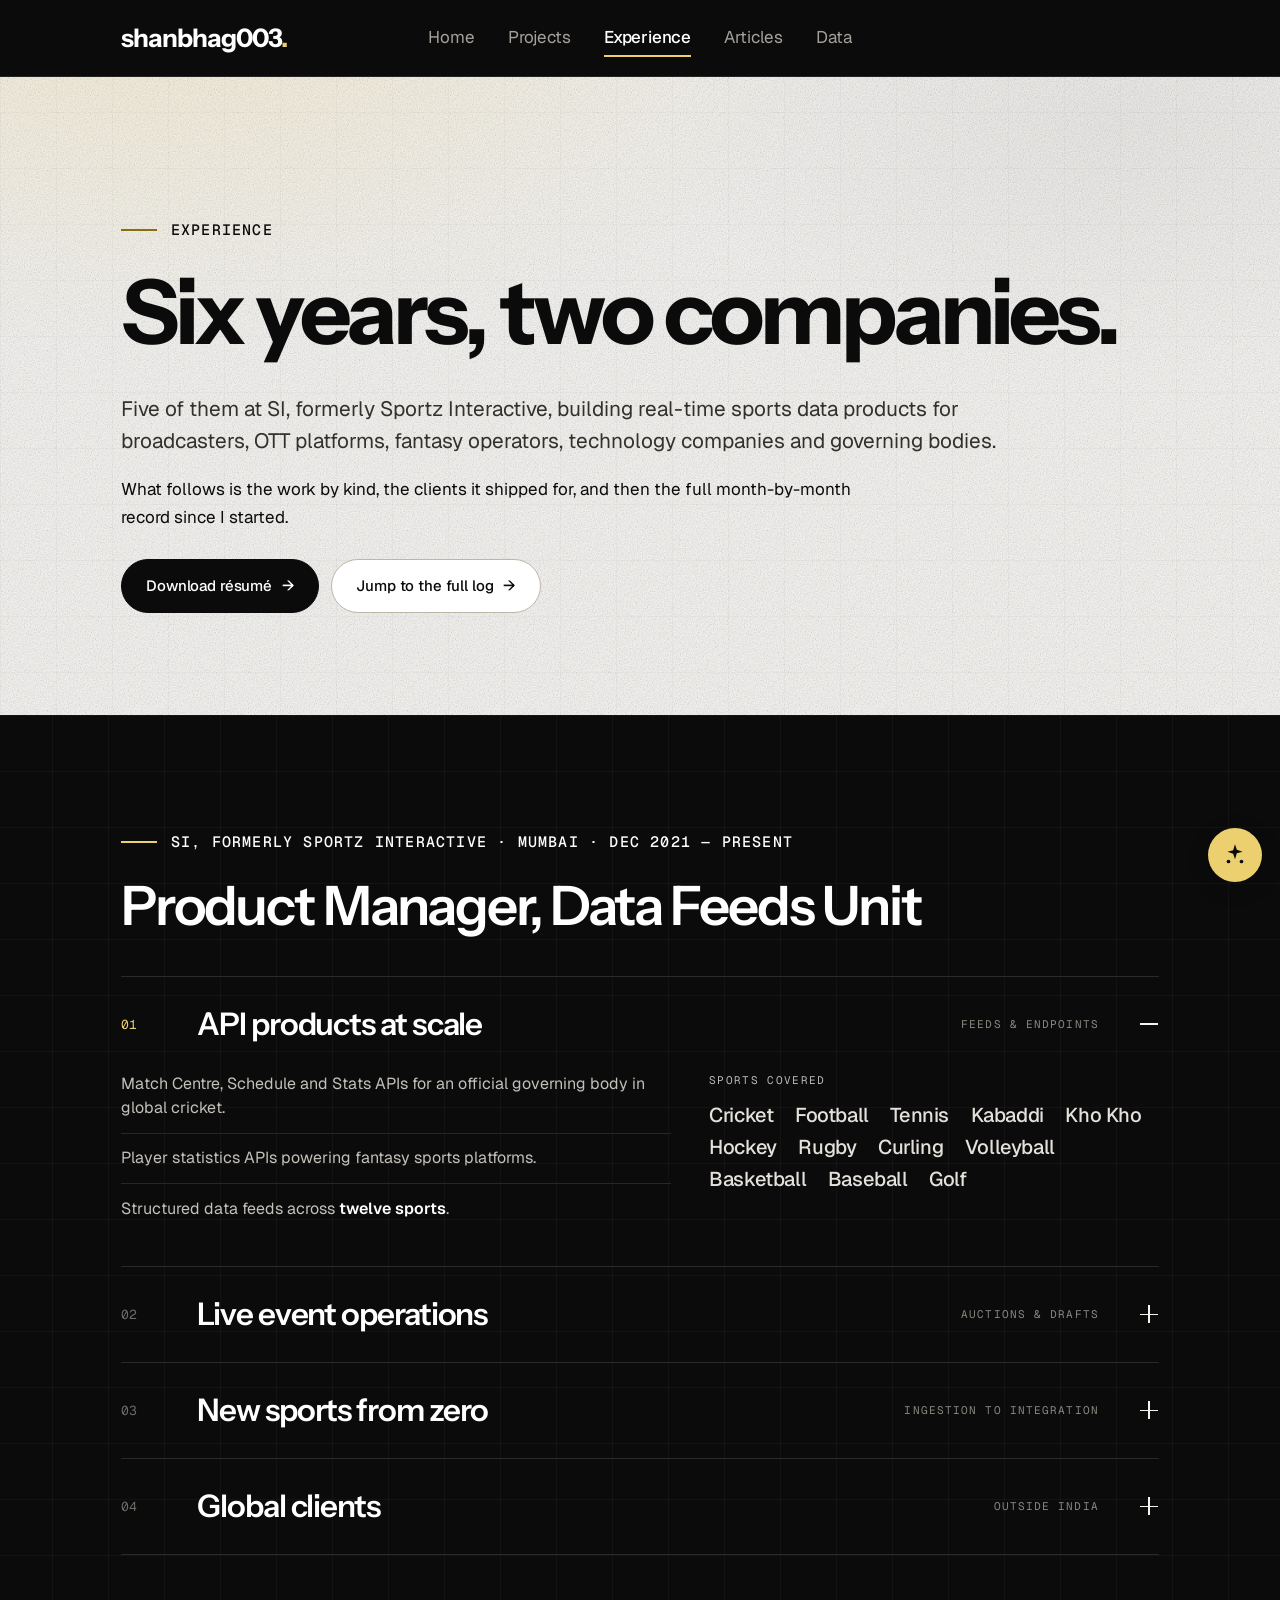
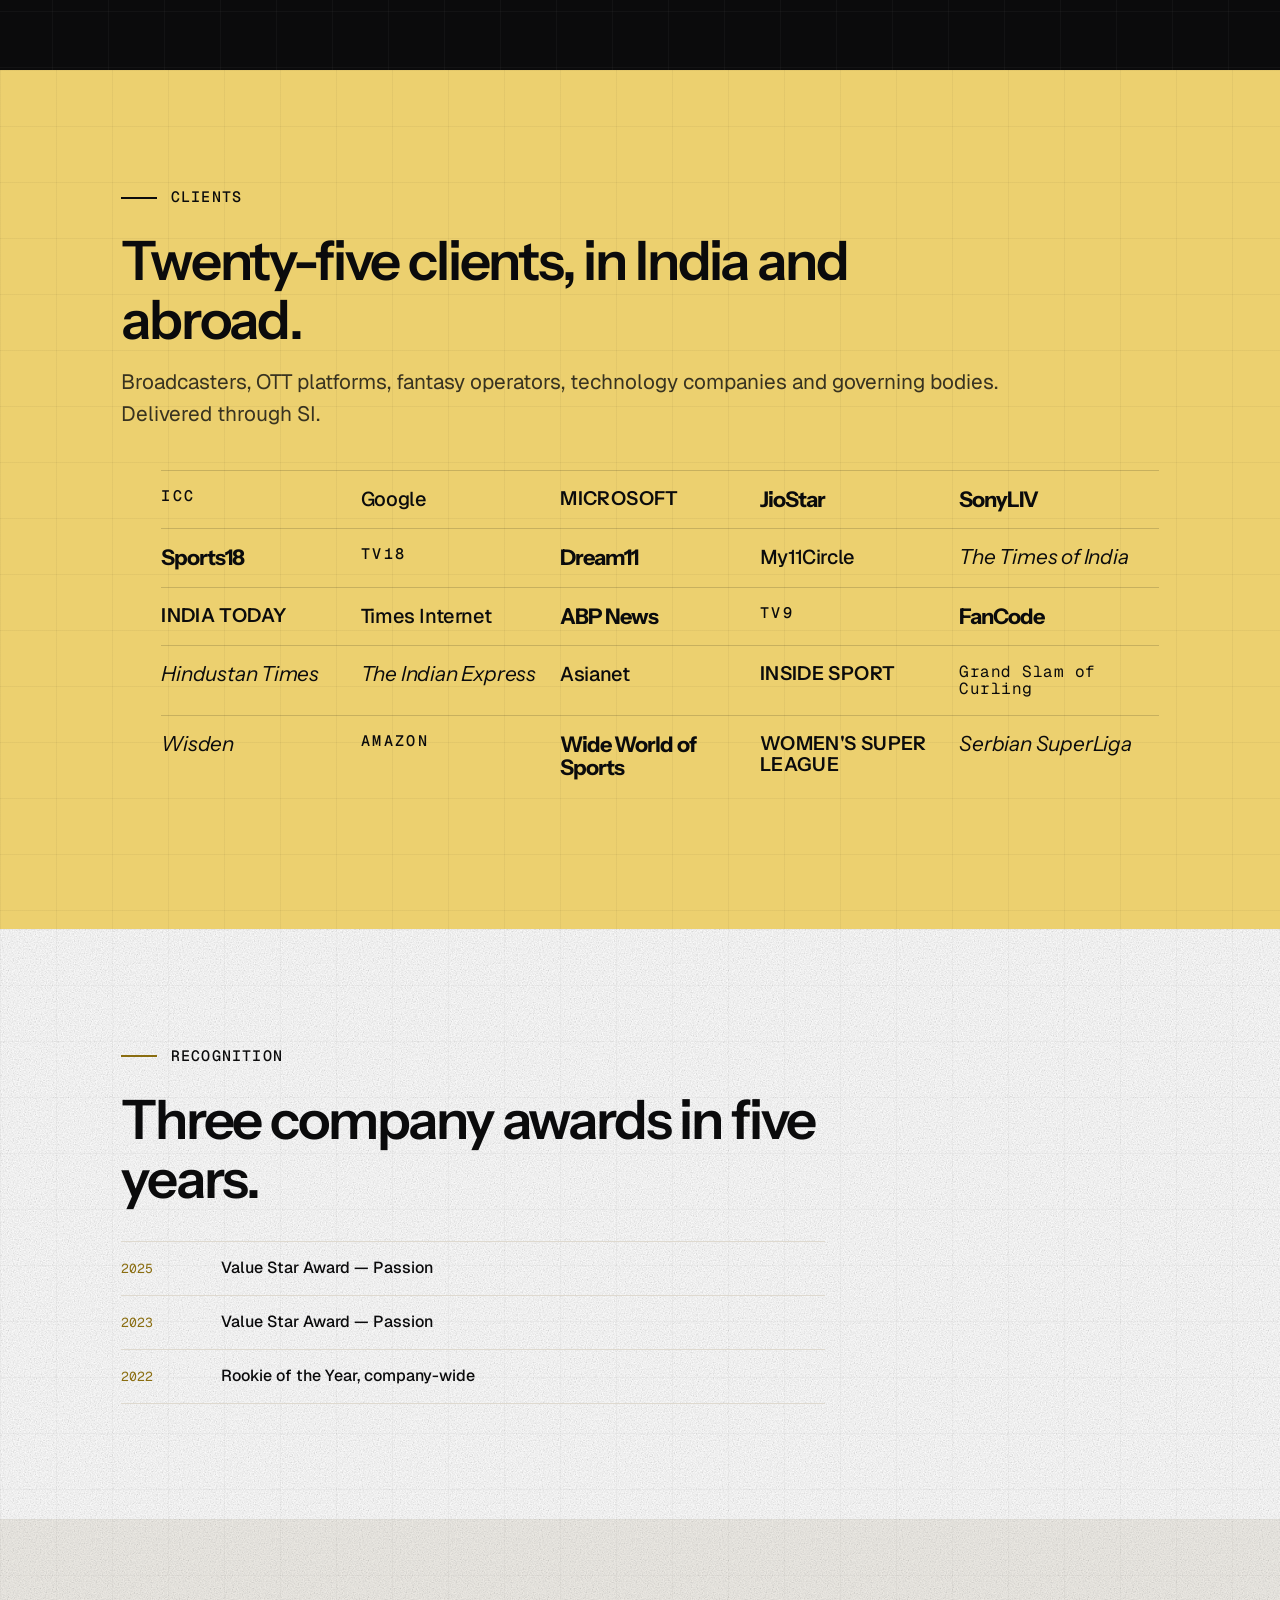
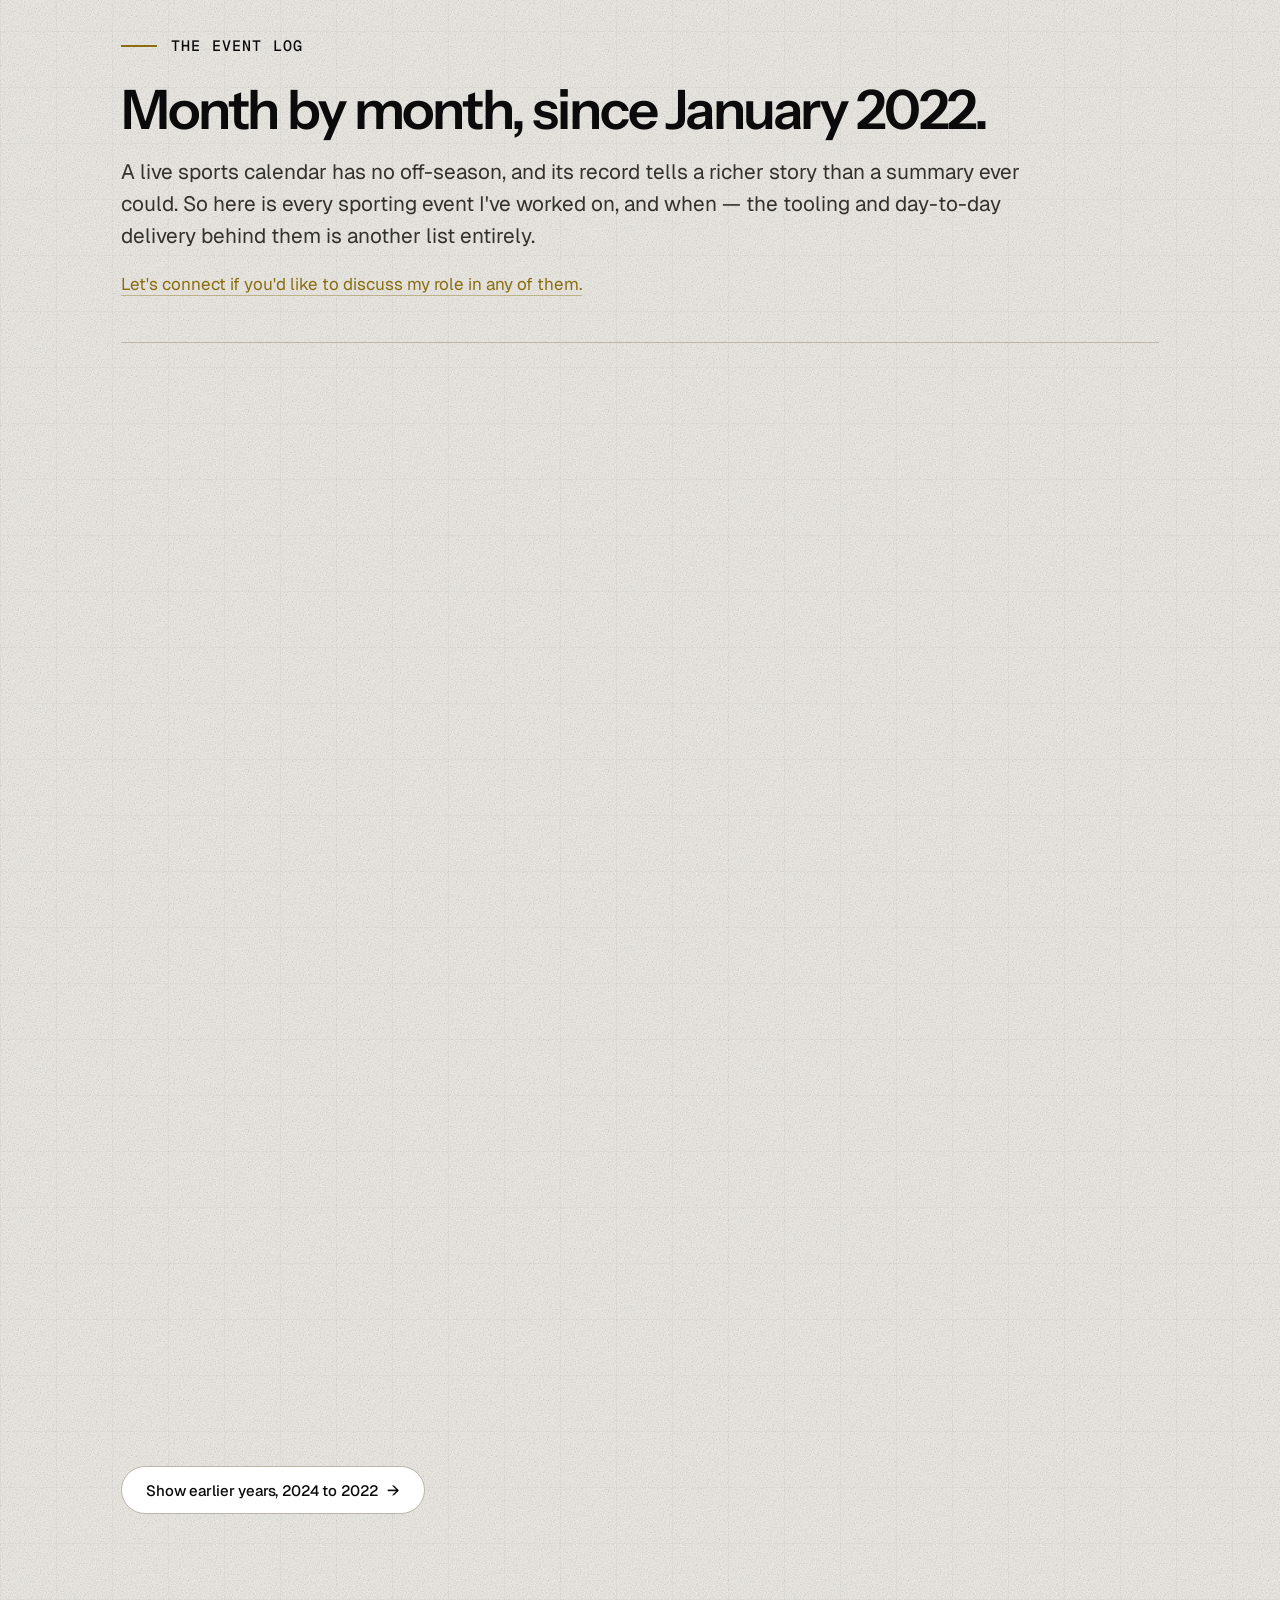
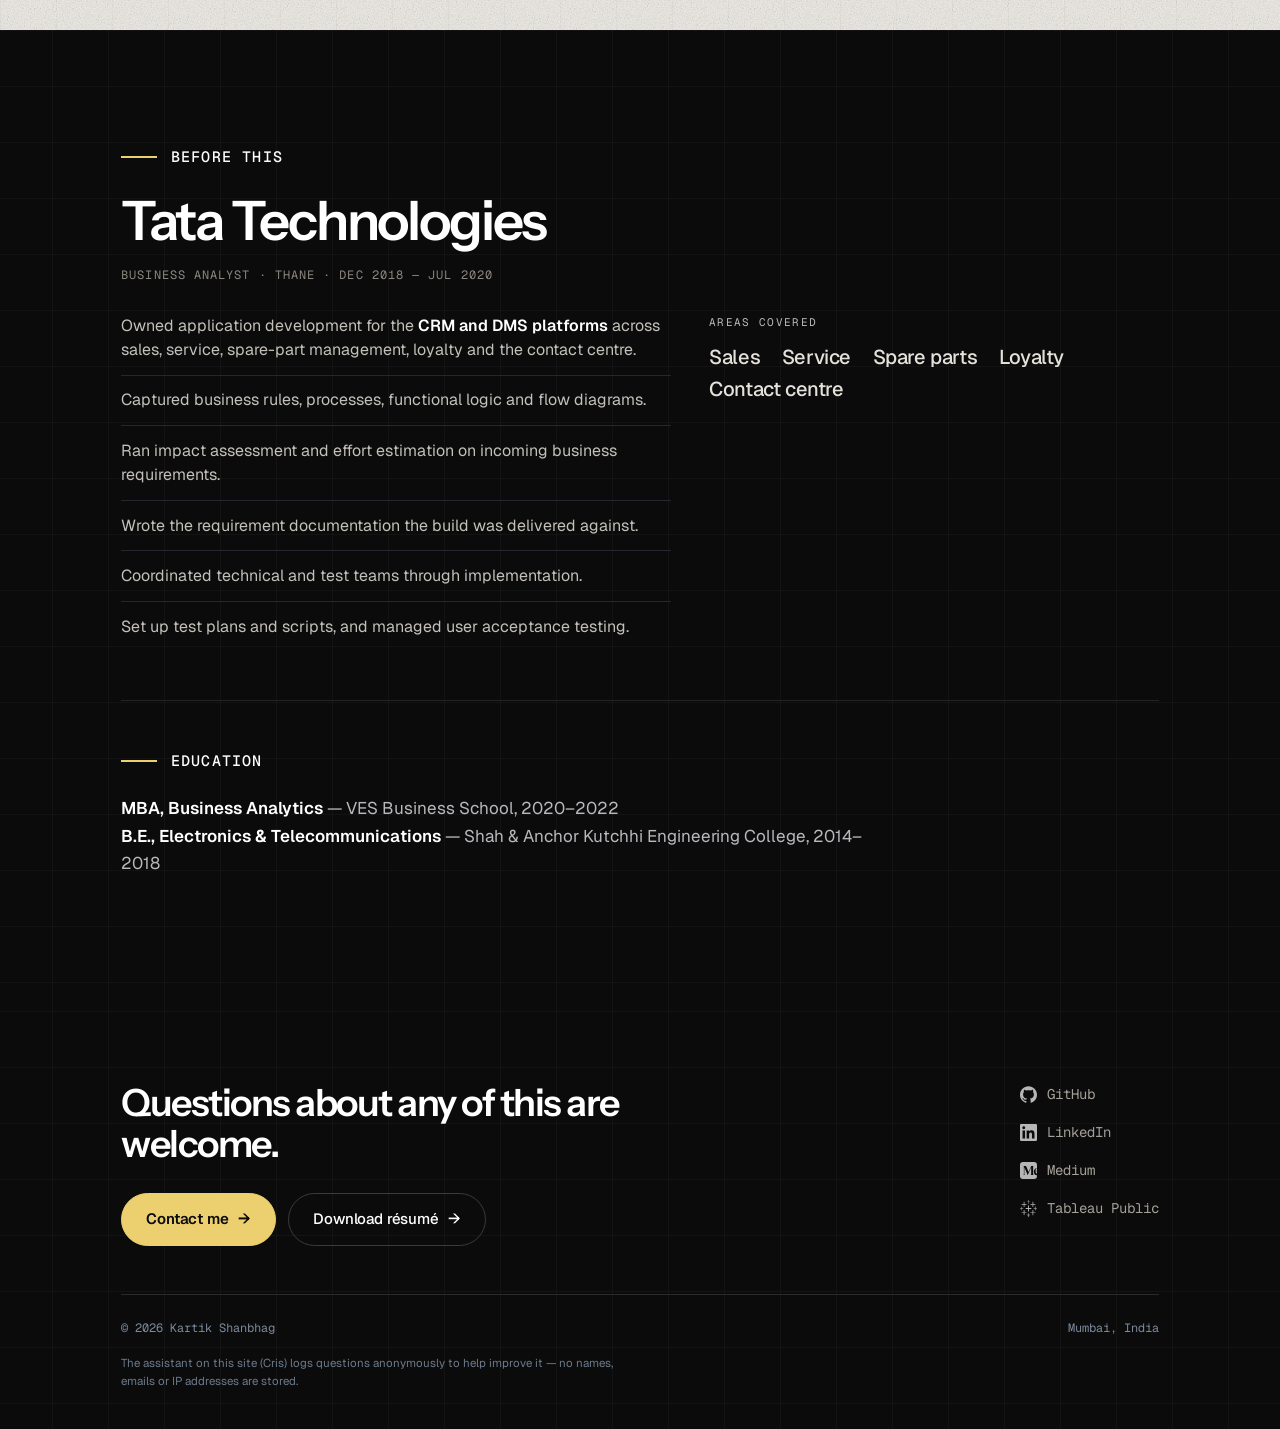
<file: experience.html>
<!DOCTYPE html>
<html lang="en">
<head>
<meta charset="utf-8">
<meta name="viewport" content="width=device-width, initial-scale=1">
<title>Experience — Kartik Shanbhag</title>
<meta name="description" content="Six years, two companies. Kartik Shanbhag's work at SI, formerly Sportz Interactive: live auctions and drafts, APIs at broadcast scale, twelve sports covered end to end.">
<meta name="theme-color" content="#f7f6f3">
<meta property="og:type" content="profile">
<meta property="og:title" content="Experience — Kartik Shanbhag">
<meta property="og:description" content="Six years, two companies. Kartik Shanbhag's work at SI, formerly Sportz Interactive: live auctions and drafts, APIs at broadcast scale, twelve sports covered end to end.">
<link rel="preconnect" href="https://fonts.googleapis.com">
<link rel="preconnect" href="https://fonts.gstatic.com" crossorigin>
<link href="https://fonts.googleapis.com/css2?family=Instrument+Sans:wght@400;500;600;700&family=Geist:wght@400;500;600&family=Geist+Mono:wght@400;500&display=swap" rel="stylesheet">
<link rel="icon" href="/favicon.ico" sizes="32x32">
<link rel="icon" href="/favicon.svg" type="image/svg+xml">
<link rel="apple-touch-icon" href="/apple-touch-icon.png">
<link rel="manifest" href="/site.webmanifest">
<meta name="twitter:card" content="summary_large_image">
<link rel="canonical" href="https://shanbhag003.com/experience">
<meta property="og:url" content="https://shanbhag003.com/experience">
<meta property="og:image" content="https://shanbhag003.com/og-experience.jpg">
<meta property="og:image:width" content="1200">
<meta property="og:image:height" content="630">
<meta name="twitter:image" content="https://shanbhag003.com/og-experience.jpg">
<link rel="stylesheet" href="style.css">
<script type="application/ld+json">
{
 "@context": "https://schema.org",
 "@type": "WebPage",
 "name": "Experience — Kartik Shanbhag",
 "url": "https://shanbhag003.com/experience",
 "about": {
  "@type": "Person",
  "name": "Kartik Shanbhag",
  "url": "https://shanbhag003.com/"
 }
}
</script>
</head>
<body>
<div class="progress"></div>
<a class="skip" href="#main">Skip to content</a>

<nav class="nav">
  <div class="wrap">
    <a class="brand" href="/">shanbhag003<span>.</span></a>
    <button class="nav-toggle" id="nav-toggle" aria-label="Open menu" aria-expanded="false" aria-controls="site-nav">
      <span class="bars"></span>
    </button>
    <ul id="site-nav">
      <li><a href="/">Home</a></li>
      <li><a href="/projects">Projects</a></li>
      <li><a href="/experience" aria-current="page">Experience</a></li>
      <li><a href="/articles">Articles</a></li>
      <li><a href="/visualisations">Data</a></li>
          <li class="nav-cta"><a href="mailto:kshanbhag231@gmail.com?subject=Hello%20Kartik"><span class="cta-dot"></span>Contact</a></li>
</ul>
  </div>
</nav>

<main id="main">

<header class="hero wrap">
  <p class="eyebrow rise r1">Experience</p>
  <h1 class="rise r1">Six years, two companies.</h1>
  <p class="lede measure rise r2">Five of them at SI, formerly Sportz Interactive, building real-time sports data products for broadcasters, OTT platforms, fantasy operators, technology companies and governing bodies.</p>
  <p class="measure rise r3">What follows is the work by kind, the clients it shipped for, and then the full month-by-month record since I started.</p>
  <div class="actions rise r4">
    <a class="btn btn-live" href="assets/Kartik_Shanbhag_Resume.pdf" download>Download résumé</a>
    <a class="btn" href="#log">Jump to the full log</a>
  </div>
</header>

<section class="band-dark">
  <div class="wrap">
    <p class="eyebrow reveal">SI, formerly Sportz Interactive · Mumbai · Dec 2021 — present</p>
    <h2 class="reveal">Product Manager, Data Feeds Unit</h2>

    <div class="rowlist reveal" style="margin-top:2.5rem">
      <div class="row open">
        <button class="row-head" aria-expanded="true" aria-controls="x1">
          <span class="row-n">01</span>
          <span class="row-title">API products at scale</span>
          <span class="row-meta"><span>Feeds &amp; endpoints</span></span>
          <span class="row-ico" aria-hidden="true"></span>
        </button>
        <div class="row-body" id="x1"><div><div class="row-inner cols">
          <ul class="lines-d">
            <li>Match Centre, Schedule and Stats APIs for an official governing body in global cricket.</li>
            <li>Player statistics APIs powering fantasy sports platforms.</li>
            <li>Structured data feeds across <b>twelve sports</b>.</li>
          </ul>
          <div>
            <p class="names-h">Sports covered</p>
            <ul class="names">
              <li class="cl-d">Cricket</li><li class="cl-d">Football</li><li class="cl-d">Tennis</li>
              <li class="cl-d">Kabaddi</li><li class="cl-d">Kho Kho</li><li class="cl-d">Hockey</li>
              <li class="cl-d">Rugby</li><li class="cl-d">Curling</li><li class="cl-d">Volleyball</li>
              <li class="cl-d">Basketball</li><li class="cl-d">Baseball</li><li class="cl-d">Golf</li>
            </ul>
          </div>
        </div></div></div>
      </div>

      <div class="row">
        <button class="row-head" aria-expanded="false" aria-controls="x2">
          <span class="row-n">02</span>
          <span class="row-title">Live event operations</span>
          <span class="row-meta"><span>Auctions &amp; drafts</span></span>
          <span class="row-ico" aria-hidden="true"></span>
        </button>
        <div class="row-body" id="x2"><div><div class="row-inner cols">
          <ul class="lines-d">
            <li>Auctions and drafts delivered live, where every decision is public and there's <b>no second take</b>.</li>
            <li>Built real-time bidding, transaction and auction dashboards for live broadcast.</li>
            <li>Designed dedicated big-screen displays and interfaces for hosts, auctioneers and team managers.</li>
          </ul>
          <div>
            <p class="names-h">Events delivered</p>
            <ul class="names">
              <li class="cl-c">Indian Premier League</li><li class="cl-c">Women's Premier League</li>
              <li class="cl-c">Pro Kabaddi League</li><li class="cl-c">Indian Street Premier League</li>
              <li class="cl-e">The Hundred</li><li class="cl-e">The Hundred Women</li>
              <li class="cl-a">Ultimate Kho Kho</li><li class="cl-f">Zim Afro T10</li>
              <li class="cl-f">US Masters T10</li><li class="cl-f">Abu Dhabi T10</li>
            </ul>
          </div>
        </div></div></div>
      </div>

      <div class="row">
        <button class="row-head" aria-expanded="false" aria-controls="x3">
          <span class="row-n">03</span>
          <span class="row-title">New sports from zero</span>
          <span class="row-meta"><span>Ingestion to integration</span></span>
          <span class="row-ico" aria-hidden="true"></span>
        </button>
        <div class="row-body" id="x3"><div><div class="row-inner cols">
          <ul class="lines-d">
            <li><b>Ultimate Kho Kho</b> built from the ground up — from data ingestion and API design to scoring, client integration and commentator information systems.</li>
            <li><b>Curling</b> onboarded end to end in just 45 days.</li>
          </ul>
          <div>
            <p class="names-h">Clients</p>
            <ul class="names">
              <li class="cl-a">Ultimate Kho Kho</li><li class="cl-f">Grand Slam of Curling</li>
            </ul>
          </div>
        </div></div></div>
      </div>

      <div class="row">
        <button class="row-head" aria-expanded="false" aria-controls="x4">
          <span class="row-n">04</span>
          <span class="row-title">Global clients</span>
          <span class="row-meta"><span>Outside India</span></span>
          <span class="row-ico" aria-hidden="true"></span>
        </button>
        <div class="row-body" id="x4"><div><div class="row-inner cols">
          <ul class="lines-d">
            <li>Collaborated with international publishers, technology companies and official leagues, delivering real-time sports data feeds at scale.</li>
          </ul>
          <div>
            <p class="names-h">Clients</p>
            <ul class="names">
              <li class="cl-d">Google</li><li class="cl-c">Microsoft</li>
              <li class="cl-a">Wide World of Sports</li><li class="cl-c">Women's Super League</li>
              <li class="cl-e">Serbian SuperLiga</li>
            </ul>
          </div>
        </div></div></div>
      </div>
    </div>
  </div>
</section>

<section class="band-gold">
  <div class="wrap">
    <p class="eyebrow">Clients</p>
    <h2 class="measure" style="max-width:24ch">Twenty-five clients, in India and abroad.</h2>
    <p class="lede measure" style="color:rgba(11,11,12,.8)">Broadcasters, OTT platforms, fantasy operators, technology companies and governing bodies. Delivered through SI.</p>
    <ul class="cwall" style="margin-top:2.5rem">
      <li class="cl-b">ICC</li>
      <li class="cl-d">Google</li>
      <li class="cl-c">Microsoft</li>
      <li class="cl-a">JioStar</li>
      <li class="cl-a">SonyLIV</li>
      <li class="cl-a">Sports18</li>
      <li class="cl-b">TV18</li>
      <li class="cl-a">Dream11</li>
      <li class="cl-d">My11Circle</li>
      <li class="cl-e">The Times of India</li>
      <li class="cl-c">India Today</li>
      <li class="cl-d">Times Internet</li>
      <li class="cl-a">ABP News</li>
      <li class="cl-b">TV9</li>
      <li class="cl-a">FanCode</li>
      <li class="cl-e">Hindustan Times</li>
      <li class="cl-e">The Indian Express</li>
      <li class="cl-d">Asianet</li>
      <li class="cl-c">Inside Sport</li>
      <li class="cl-f">Grand Slam of Curling</li>
      <li class="cl-e">Wisden</li>
      <li class="cl-b">Amazon</li>
      <li class="cl-a">Wide World of Sports</li>
      <li class="cl-c">Women's Super League</li>
      <li class="cl-e">Serbian SuperLiga</li>
    </ul>
  </div>
</section>

<section class="band-white">
  <div class="wrap">
    <p class="eyebrow">Recognition</p>
    <h2 class="measure" style="max-width:22ch">Three company awards in five years.</h2>
    <ul class="awards" style="max-width:44rem;margin-top:2rem">
      <li><span class="yr">2025</span><span class="aw">Value Star Award — Passion</span></li>
      <li><span class="yr">2023</span><span class="aw">Value Star Award — Passion</span></li>
      <li><span class="yr">2022</span><span class="aw">Rookie of the Year, company-wide</span></li>
    </ul>
  </div>
</section>

<section id="log" class="band-tint">
  <div class="wrap">
    <p class="eyebrow">The event log</p>
    <h2>Month by month, since January 2022.</h2>
    <p class="lede measure">A live sports calendar has no off-season, and its record tells a richer story than a summary ever could. So here is every sporting event I've worked on, and when — the tooling and day-to-day delivery behind them is another list entirely.</p>
    <p class="measure"><a class="ilink-d" href="mailto:kshanbhag231@gmail.com?subject=About%20your%20event%20work">Let's connect if you'd like to discuss my role in any of them.</a></p>
    <div class="tl">
      <p class="tl-yr reveal">2026</p>
      <div class="tl-row reveal"><span class="tl-when">September</span><span class="tl-events"><span class="tl-line"><span class="tl-name"><span class="tl-event ev-c">Women's Super League</span></span><span class="tl-sport">Football</span></span></span></div>
      <div class="tl-row reveal"><span class="tl-when">July</span><span class="tl-events"><span class="tl-line"><span class="tl-name"><span class="tl-event ev-e">Serbian SuperLiga</span></span><span class="tl-sport">Football</span></span></span></div>
      <div class="tl-row reveal"><span class="tl-when">May</span><span class="tl-events"><span class="tl-line"><span class="tl-name"><span class="tl-event ev-c">FIFA World Cup</span></span><span class="tl-sport">Football</span></span></span></div>
      <div class="tl-row reveal"><span class="tl-when">March</span><span class="tl-events"><span class="tl-line"><span class="tl-name"><span class="tl-event ev-a">The Hundred</span> <em class="tl-kind">Auction</em></span><span class="tl-sport">Cricket</span></span></span></div>
      <p class="tl-yr reveal">2025</p>
      <div class="tl-row reveal"><span class="tl-when">September</span><span class="tl-events"><span class="tl-line"><span class="tl-name"><span class="tl-event ev-c">ICC Women's Cricket World Cup</span></span><span class="tl-sport">Cricket</span></span></span></div>
      <div class="tl-row reveal"><span class="tl-when">August</span><span class="tl-events"><span class="tl-line"><span class="tl-name"><span class="tl-event ev-d">US Open</span></span><span class="tl-sport">Tennis</span></span></span></div>
      <div class="tl-row reveal"><span class="tl-when">July</span><span class="tl-events"><span class="tl-line"><span class="tl-name"><span class="tl-event ev-c">ICC World Test Championship</span></span><span class="tl-sport">Cricket</span></span></span></div>
      <div class="tl-row reveal"><span class="tl-when">May</span><span class="tl-events"><span class="tl-line"><span class="tl-name"><span class="tl-event ev-a">Pro Kabaddi League</span> <em class="tl-kind">Auction</em></span><span class="tl-sport">Kabaddi</span></span></span></div>
      <p class="tl-yr reveal tl-more">2024</p>
      <div class="tl-row reveal tl-more"><span class="tl-when">November</span><span class="tl-events"><span class="tl-line"><span class="tl-name"><span class="tl-event ev-a">Indian Premier League</span> <em class="tl-kind">Auction</em></span><span class="tl-sport">Cricket</span></span></span></div>
      <div class="tl-row reveal tl-more"><span class="tl-when">September</span><span class="tl-events"><span class="tl-line"><span class="tl-name"><span class="tl-event ev-f">Grand Slam of Curling</span></span><span class="tl-sport">Curling</span></span></span></div>
      <div class="tl-row reveal tl-more"><span class="tl-when">August</span><span class="tl-events"><span class="tl-line"><span class="tl-name"><span class="tl-event ev-a">Pro Kabaddi League</span> <em class="tl-kind">Auction</em></span><span class="tl-sport">Kabaddi</span></span></span></div>
      <div class="tl-row reveal tl-more"><span class="tl-when">May</span><span class="tl-events"><span class="tl-line"><span class="tl-name"><span class="tl-event ev-e">PGA Championship</span></span><span class="tl-sport">Golf</span></span></span></div>
      <div class="tl-row reveal tl-more"><span class="tl-when">April</span><span class="tl-events"><span class="tl-line"><span class="tl-name"><span class="tl-event ev-e">Masters Tournament</span></span><span class="tl-sport">Golf</span></span></span></div>
      <div class="tl-row reveal tl-more"><span class="tl-when">February</span><span class="tl-events"><span class="tl-line"><span class="tl-name"><span class="tl-event ev-a">Indian Street Premier League</span> <em class="tl-kind">Auction</em></span><span class="tl-sport">Cricket</span></span></span></div>
      <p class="tl-yr reveal tl-more">2023</p>
      <div class="tl-row reveal tl-more"><span class="tl-when">December</span><span class="tl-events"><span class="tl-line"><span class="tl-name"><span class="tl-event ev-a">Women's Premier League</span> <em class="tl-kind">Auction</em></span><span class="tl-sport">Cricket</span></span><span class="tl-line"><span class="tl-name"><span class="tl-event ev-a">Indian Premier League</span> <em class="tl-kind">Auction</em></span><span class="tl-sport">Cricket</span></span></span></div>
      <div class="tl-row reveal tl-more"><span class="tl-when">November</span><span class="tl-events"><span class="tl-line"><span class="tl-name"><span class="tl-event ev-a">Ultimate Kho Kho</span> <em class="tl-kind">Season 2 draft</em></span><span class="tl-sport">Kho Kho</span></span></span></div>
      <div class="tl-row reveal tl-more"><span class="tl-when">October</span><span class="tl-events"><span class="tl-line"><span class="tl-name"><span class="tl-event ev-b">Abu Dhabi T10</span> <em class="tl-kind">Draft</em></span><span class="tl-sport">Cricket</span></span><span class="tl-line"><span class="tl-name"><span class="tl-event ev-a">Pro Kabaddi League</span> <em class="tl-kind">Auction</em></span><span class="tl-sport">Kabaddi</span></span></span></div>
      <div class="tl-row reveal tl-more"><span class="tl-when">July</span><span class="tl-events"><span class="tl-line"><span class="tl-name"><span class="tl-event ev-b">Zim Afro T10</span> <em class="tl-kind">Draft</em></span><span class="tl-sport">Cricket</span></span><span class="tl-line"><span class="tl-name"><span class="tl-event ev-b">US Masters T10</span> <em class="tl-kind">Draft</em></span><span class="tl-sport">Cricket</span></span></span></div>
      <div class="tl-row reveal tl-more"><span class="tl-when">June</span><span class="tl-events"><span class="tl-line"><span class="tl-name"><span class="tl-event ev-c">Rugby World Cup</span></span><span class="tl-sport">Rugby</span></span></span></div>
      <div class="tl-row reveal tl-more"><span class="tl-when">March</span><span class="tl-events"><span class="tl-line"><span class="tl-name"><span class="tl-event ev-a">Indian Premier League</span> <em class="tl-kind">Auction</em></span><span class="tl-sport">Cricket</span></span></span></div>
      <div class="tl-row reveal tl-more"><span class="tl-when">February</span><span class="tl-events"><span class="tl-line"><span class="tl-name"><span class="tl-event ev-a">Women's Premier League</span> <em class="tl-kind">Auction</em></span><span class="tl-sport">Cricket</span></span></span></div>
      <p class="tl-yr reveal tl-more">2022</p>
      <div class="tl-row reveal tl-more"><span class="tl-when">December</span><span class="tl-events"><span class="tl-line"><span class="tl-name"><span class="tl-event ev-a">Prime Volleyball League</span></span><span class="tl-sport">Volleyball</span></span></span></div>
      <div class="tl-row reveal tl-more"><span class="tl-when">November</span><span class="tl-events"><span class="tl-line"><span class="tl-name"><span class="tl-event ev-c">FIFA World Cup</span></span><span class="tl-sport">Football</span></span></span></div>
      <div class="tl-row reveal tl-more"><span class="tl-when">October</span><span class="tl-events"><span class="tl-line"><span class="tl-name"><span class="tl-event ev-b">Abu Dhabi T10</span> <em class="tl-kind">Draft</em></span><span class="tl-sport">Cricket</span></span></span></div>
      <div class="tl-row reveal tl-more"><span class="tl-when">August</span><span class="tl-events"><span class="tl-line"><span class="tl-name"><span class="tl-event ev-a">Ultimate Kho Kho</span> <em class="tl-kind">Season 1 draft</em></span><span class="tl-sport">Kho Kho</span></span></span></div>
      <div class="tl-row reveal tl-more"><span class="tl-when">June</span><span class="tl-events"><span class="tl-line"><span class="tl-name"><span class="tl-event ev-d">French Open</span></span><span class="tl-sport">Tennis</span></span></span></div>
      <div class="tl-row reveal tl-more"><span class="tl-when">January</span><span class="tl-events"><span class="tl-line"><span class="tl-name"><span class="tl-event ev-d">Australian Open</span></span><span class="tl-sport">Tennis</span></span></span></div>
    </div>
    <div class="tl-toggle-wrap">
      <button class="btn tl-toggle" type="button" aria-expanded="false">Show earlier years, 2024 to 2022</button>
    </div>
  </div>
</section>

<section class="band-dark">
  <div class="wrap">
    <p class="eyebrow reveal">Before this</p>
    <h2 class="reveal">Tata Technologies</h2>
    <p class="stackline reveal">Business Analyst · Thane · Dec 2018 — Jul 2020</p>
    <div class="row-inner cols reveal" style="padding:0;margin-top:1.75rem">
      <ul class="lines-d">
        <li>Owned application development for the <b>CRM and DMS platforms</b> across sales, service, spare-part management, loyalty and the contact centre.</li>
        <li>Captured business rules, processes, functional logic and flow diagrams.</li>
        <li>Ran impact assessment and effort estimation on incoming business requirements.</li>
        <li>Wrote the requirement documentation the build was delivered against.</li>
        <li>Coordinated technical and test teams through implementation.</li>
        <li>Set up test plans and scripts, and managed user acceptance testing.</li>
      </ul>
      <div>
        <p class="names-h">Areas covered</p>
        <ul class="names">
          <li class="cl-d">Sales</li><li class="cl-d">Service</li><li class="cl-d">Spare parts</li>
          <li class="cl-d">Loyalty</li><li class="cl-d">Contact centre</li>
        </ul>
      </div>
    </div>
    <hr class="rule" style="border-color:#242426">
    <p class="eyebrow reveal">Education</p>
    <p class="measure reveal"><strong>MBA, Business Analytics</strong> — VES Business School, 2020–2022<br>
    <strong>B.E., Electronics &amp; Telecommunications</strong> — Shah &amp; Anchor Kutchhi Engineering College, 2014–2018</p>
  </div>
</section>

</main>
<footer class="foot">
  <div class="wrap">
    <div class="foot-grid">
      <div>
        <h2>Questions about any of this are welcome.</h2>
        <div class="actions">
          <a class="btn btn-live" href="mailto:kshanbhag231@gmail.com?subject=Hello%20Kartik">Contact me</a>
          <a class="btn" href="assets/Kartik_Shanbhag_Resume.pdf" download>Download résumé</a>
        </div>
      </div>
      <ul class="foot-links">
        <li><a href="https://github.com/shanbhag003" target="_blank" rel="noopener noreferrer"><svg class="ico" viewBox="0 0 24 24" width="17" height="17" aria-hidden="true" focusable="false"><path fill="currentColor" d="M12 .297c-6.63 0-12 5.373-12 12 0 5.303 3.438 9.8 8.205 11.385.6.113.82-.258.82-.577 0-.285-.01-1.04-.015-2.04-3.338.724-4.042-1.61-4.042-1.61C4.422 18.07 3.633 17.7 3.633 17.7c-1.087-.744.084-.729.084-.729 1.205.084 1.838 1.236 1.838 1.236 1.07 1.835 2.809 1.305 3.495.998.108-.776.417-1.305.76-1.605-2.665-.3-5.466-1.332-5.466-5.93 0-1.31.465-2.38 1.235-3.22-.135-.303-.54-1.523.105-3.176 0 0 1.005-.322 3.3 1.23.96-.267 1.98-.399 3-.405 1.02.006 2.04.138 3 .405 2.28-1.552 3.285-1.23 3.285-1.23.645 1.653.24 2.873.12 3.176.765.84 1.23 1.91 1.23 3.22 0 4.61-2.805 5.625-5.475 5.92.42.36.81 1.096.81 2.22 0 1.606-.015 2.896-.015 3.286 0 .315.21.69.825.57C20.565 22.092 24 17.592 24 12.297c0-6.627-5.373-12-12-12"/></svg><span>GitHub</span></a></li>
        <li><a href="https://www.linkedin.com/in/kartik-shanbhag-b29806129/" target="_blank" rel="noopener noreferrer"><svg class="ico" viewBox="0 0 24 24" width="17" height="17" aria-hidden="true" focusable="false"><path fill="currentColor" d="M20.447 20.452h-3.554v-5.569c0-1.328-.027-3.037-1.852-3.037-1.853 0-2.136 1.445-2.136 2.939v5.667H9.351V9h3.414v1.561h.046c.477-.9 1.637-1.85 3.37-1.85 3.601 0 4.267 2.37 4.267 5.455v6.286zM5.337 7.433c-1.144 0-2.063-.926-2.063-2.065 0-1.138.92-2.063 2.063-2.063 1.14 0 2.064.925 2.064 2.063 0 1.139-.925 2.065-2.064 2.065zm1.782 13.019H3.555V9h3.564v11.452zM22.225 0H1.771C.792 0 0 .774 0 1.729v20.542C0 23.227.792 24 1.771 24h20.451C23.2 24 24 23.227 24 22.271V1.729C24 .774 23.2 0 22.222 0h.003z"/></svg><span>LinkedIn</span></a></li>
        <li><a href="https://shanbhag003.medium.com/" target="_blank" rel="noopener noreferrer"><svg class="ico" viewBox="0 0 24 24" width="17" height="17" aria-hidden="true" focusable="false"><path fill="currentColor" d="M4.21 0A4.201 4.201 0 0 0 0 4.21v15.58A4.201 4.201 0 0 0 4.21 24h15.58A4.201 4.201 0 0 0 24 19.79v-1.093c-.137.013-.278.02-.422.02-2.577 0-4.027-2.146-4.09-4.832a7.592 7.592 0 0 1 .022-.708c.093-1.186.475-2.241 1.105-3.022a3.885 3.885 0 0 1 1.395-1.1c.468-.237 1.127-.367 1.664-.367h.023c.101 0 .202.004.303.01V4.211A4.201 4.201 0 0 0 19.79 0Zm.198 5.583h4.165l3.588 8.435 3.59-8.435h3.864v.146l-.019.004c-.705.16-1.063.397-1.063 1.254h-.003l.003 10.274c.06.676.424.885 1.063 1.03l.02.004v.145h-4.923v-.145l.019-.005c.639-.144.994-.353 1.054-1.03V7.267l-4.745 11.15h-.261L6.15 7.569v9.445c0 .857.358 1.094 1.063 1.253l.02.004v.147H4.405v-.147l.019-.004c.705-.16 1.065-.397 1.065-1.253V6.987c0-.857-.358-1.094-1.064-1.254l-.018-.004zm19.25 3.668c-1.086.023-1.733 1.323-1.813 3.124H24V9.298a1.378 1.378 0 0 0-.342-.047Zm-1.862 3.632c-.1 1.756.86 3.239 2.204 3.634v-3.634z"/></svg><span>Medium</span></a></li>
        <li><a href="https://public.tableau.com/app/profile/kartik.shanbhag/vizzes" target="_blank" rel="noopener noreferrer"><svg class="ico" viewBox="0 0 24 24" width="17" height="17" aria-hidden="true" focusable="false"><path fill="currentColor" d="M11.654.174V2.377H9.682v.58h1.972V5.16h.696V2.957h1.97v-.58h-1.97V.174h-.348zm6.03 2.262l-.002 1.623v1.623h-2.957v.927h2.957v3.188H18.725l.011-1.582.02-1.576 1.465-.02 1.46-.01v-.927H18.728V2.436h-.522zm-12.407.06V5.686H2.291v.925H5.277V9.801h.985V6.61h3.013v-.925H6.262V2.496H5.77zm6.086 5.27v3.593H8.06v1.188h3.304v3.596h1.28v-3.596H15.953v-1.188H12.643V7.766h-.637zm9.721 1.55v2.221h-2.012v.811h2.012v2.261h.887v-2.261H24v-.811h-2.029V9.317h-.422zm-19.111.131V11.621H0v.621H1.973v2.194H2.64v-2.194h2v-.62H2.609V9.446h-.318zm15.709 4.516v3.254h-3.016v.927h3.016v3.217h1.072v-3.216H21.74v-.928H18.754v-3.254h-.533zm-12.463.008v3.246H2.262v.928h2.957v3.189H6.32v-3.189h2.955v-.928H6.32V13.97h-.55zm6.316 4.578l.002 1.103v1.1H9.566v.812h1.971v2.262h.928l.012-1.119.017-1.143H14.463v-.812h-2V18.549h-.465z"/></svg><span>Tableau Public</span></a></li>
      </ul>
    </div>
    <div class="foot-base">
      <span>© 2026 Kartik Shanbhag</span>
      <span>Mumbai, India</span>
    </div>
    <p class="foot-privacy">The assistant on this site (Cris) logs questions anonymously to help improve it — no names, emails or IP addresses are stored.</p>
  </div>
</footer>

<script src="analytics.js" defer></script>
<script src="app.js" defer></script>
<script src="chat.js" defer></script>
</body>
</html>
</file>
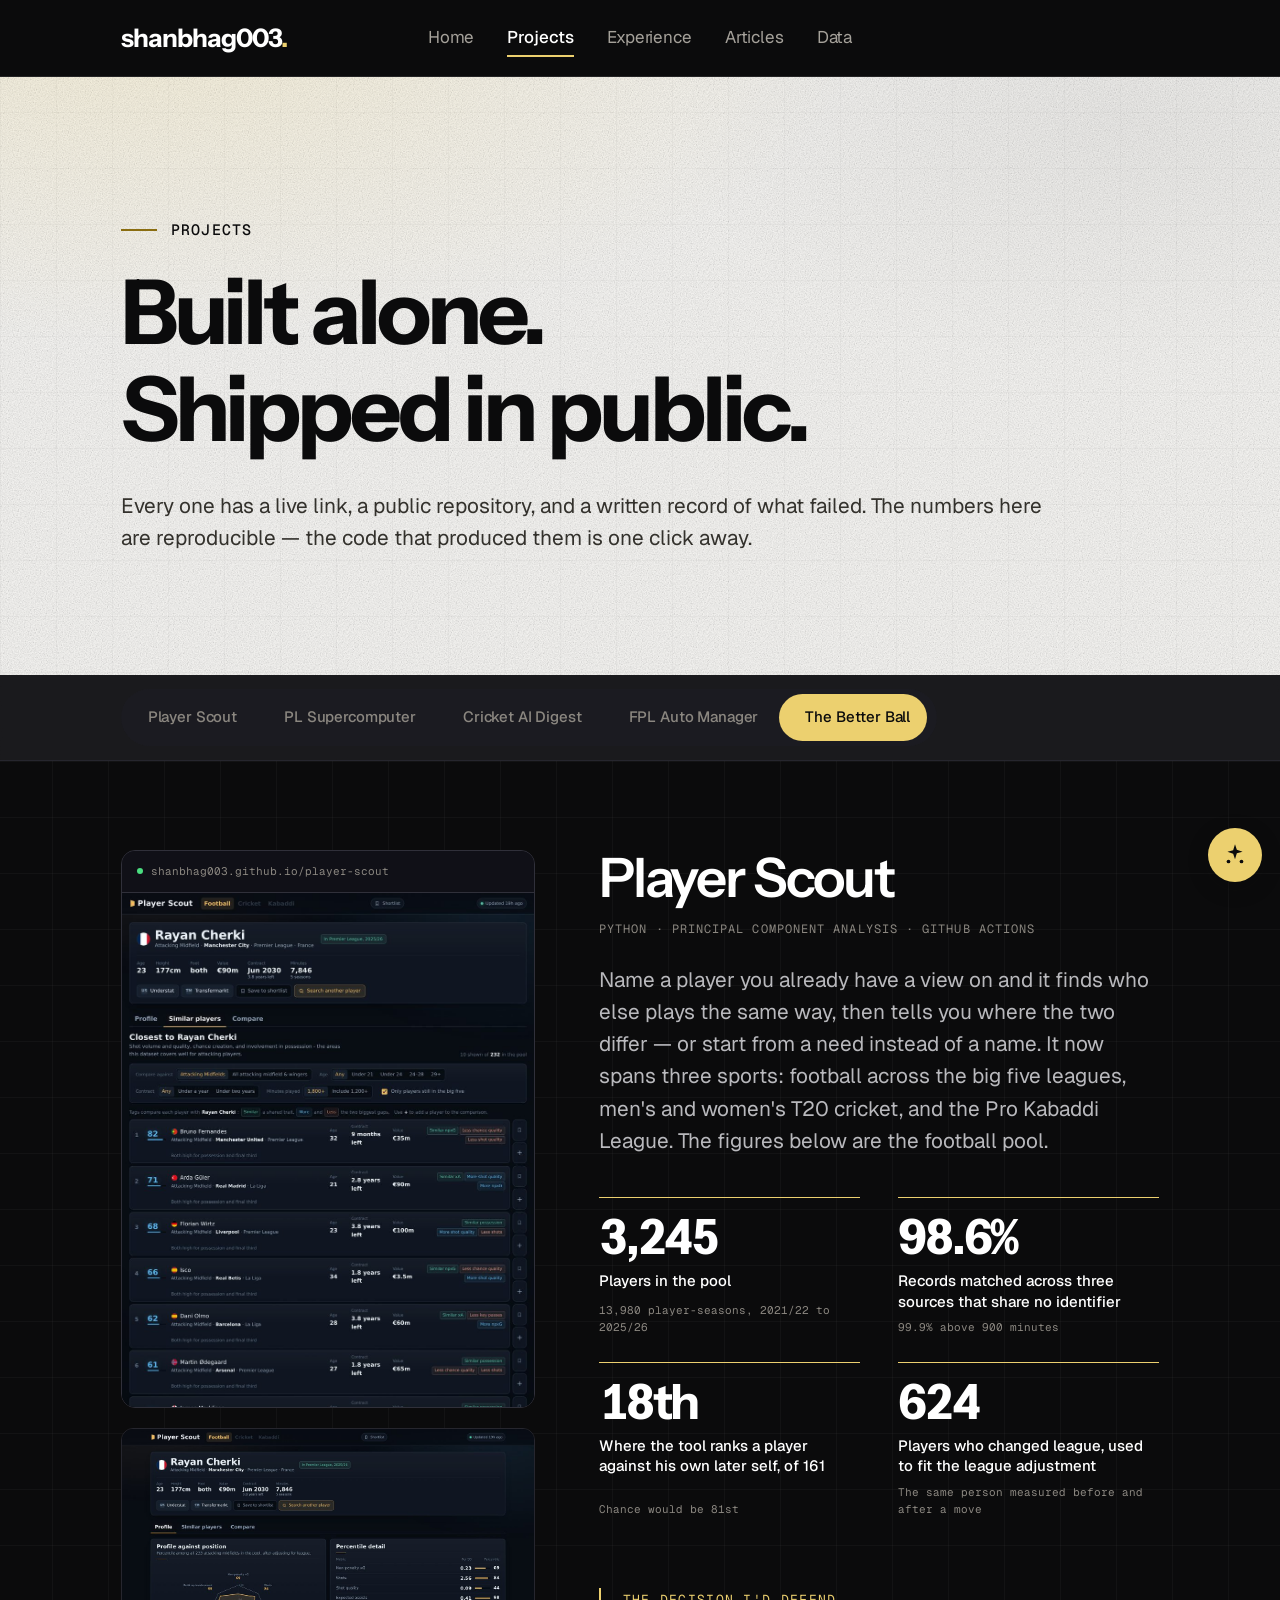
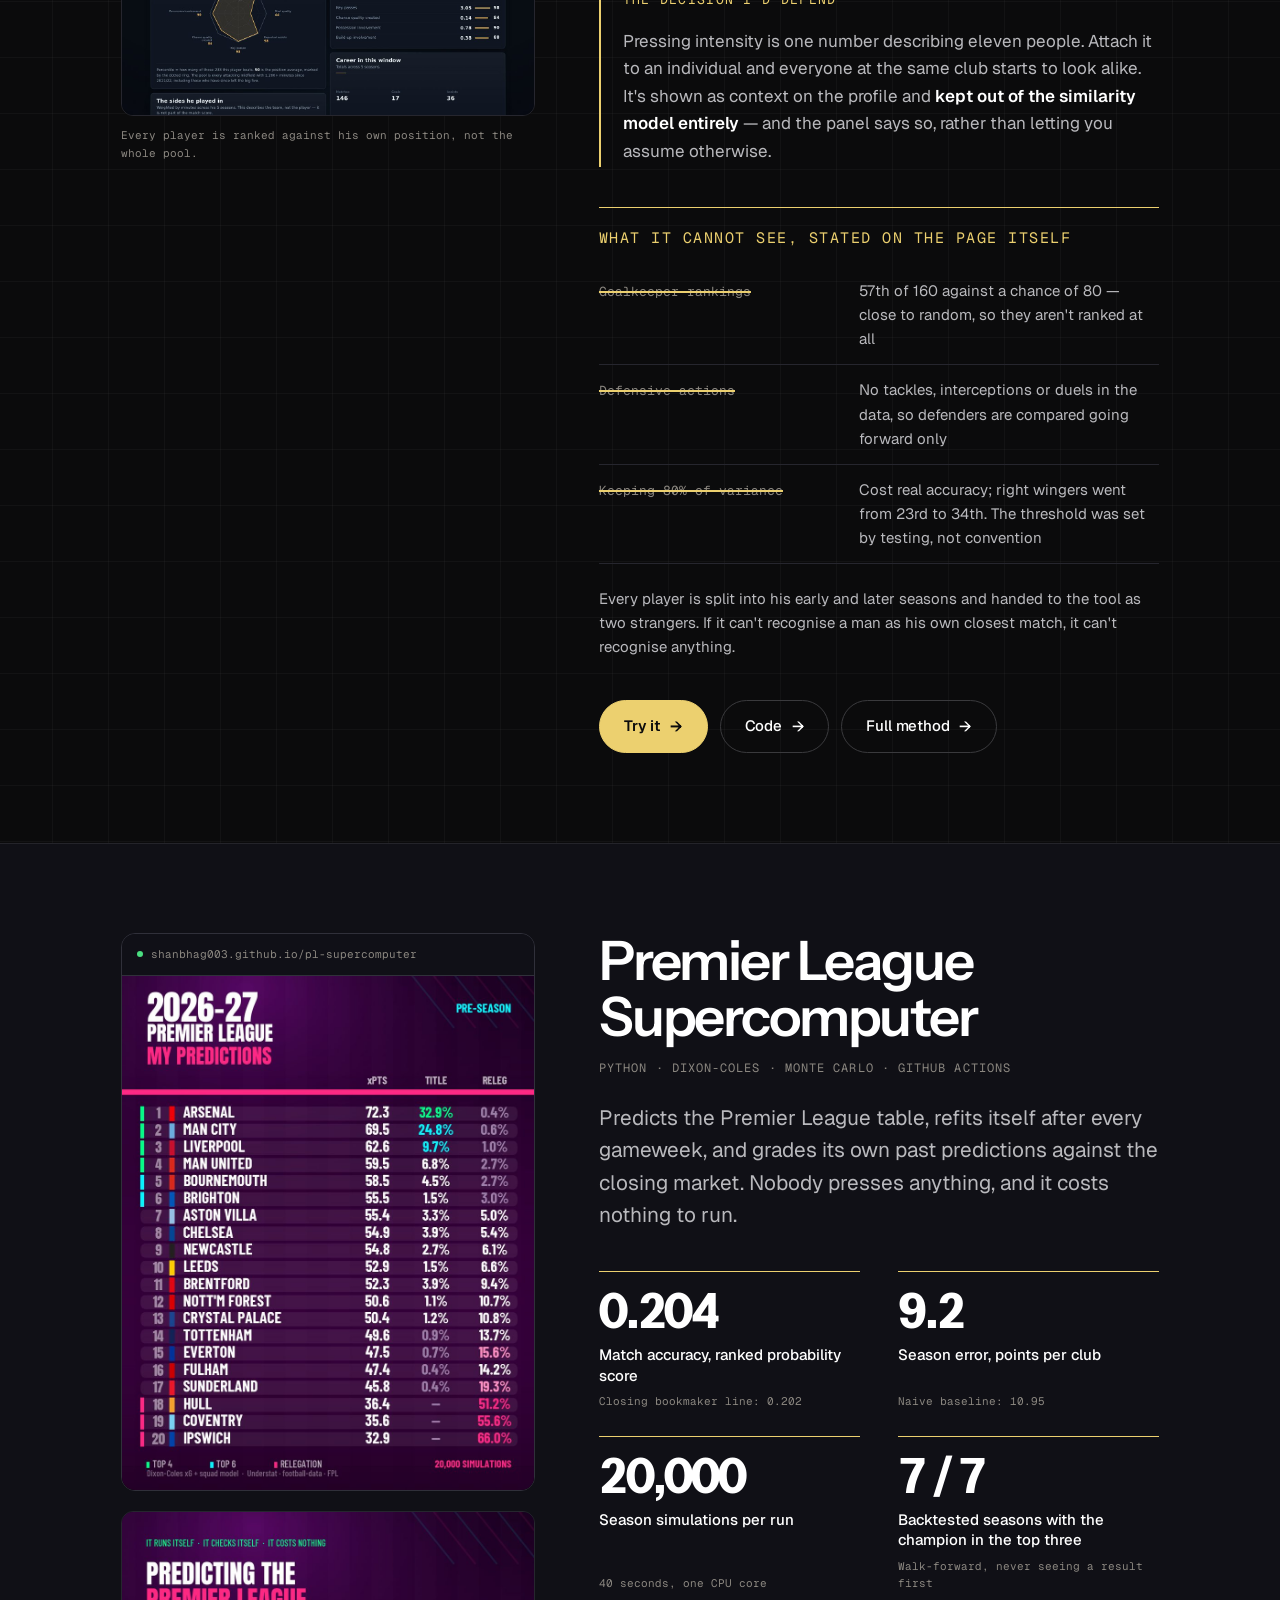
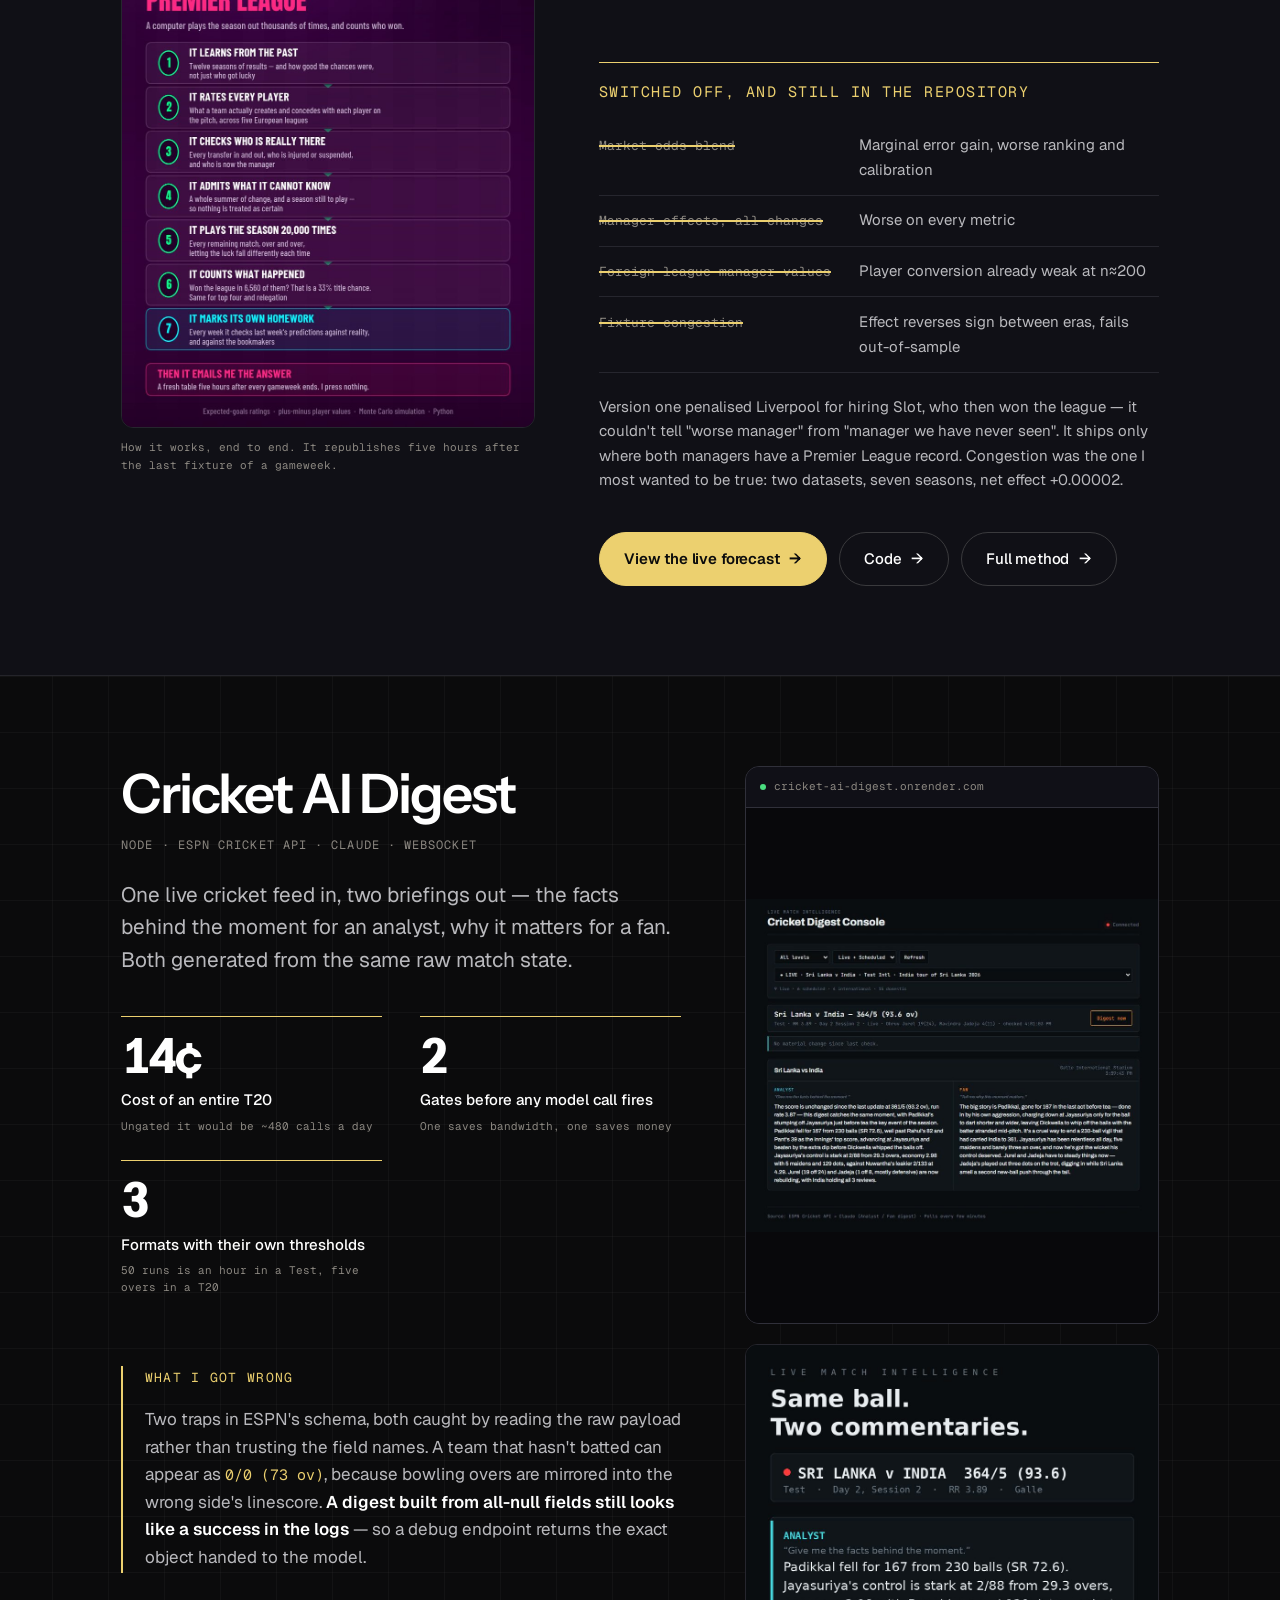
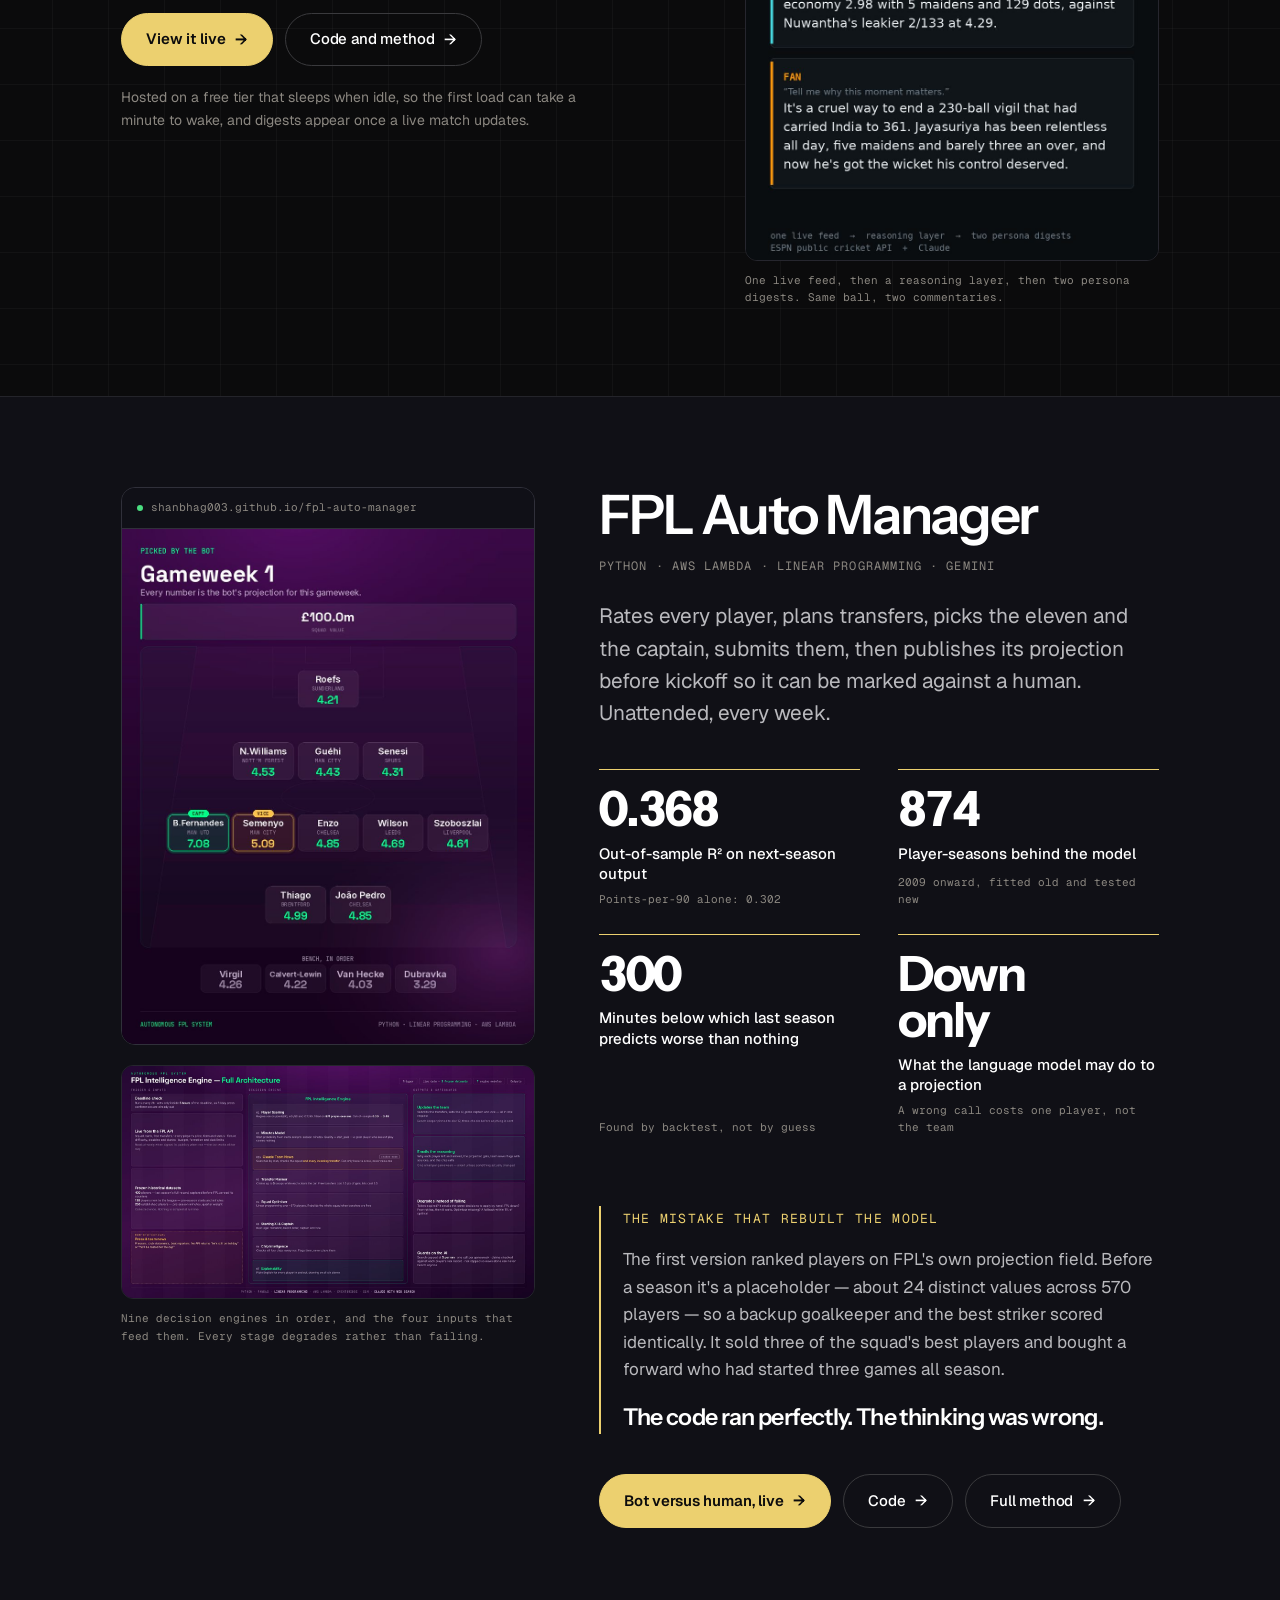
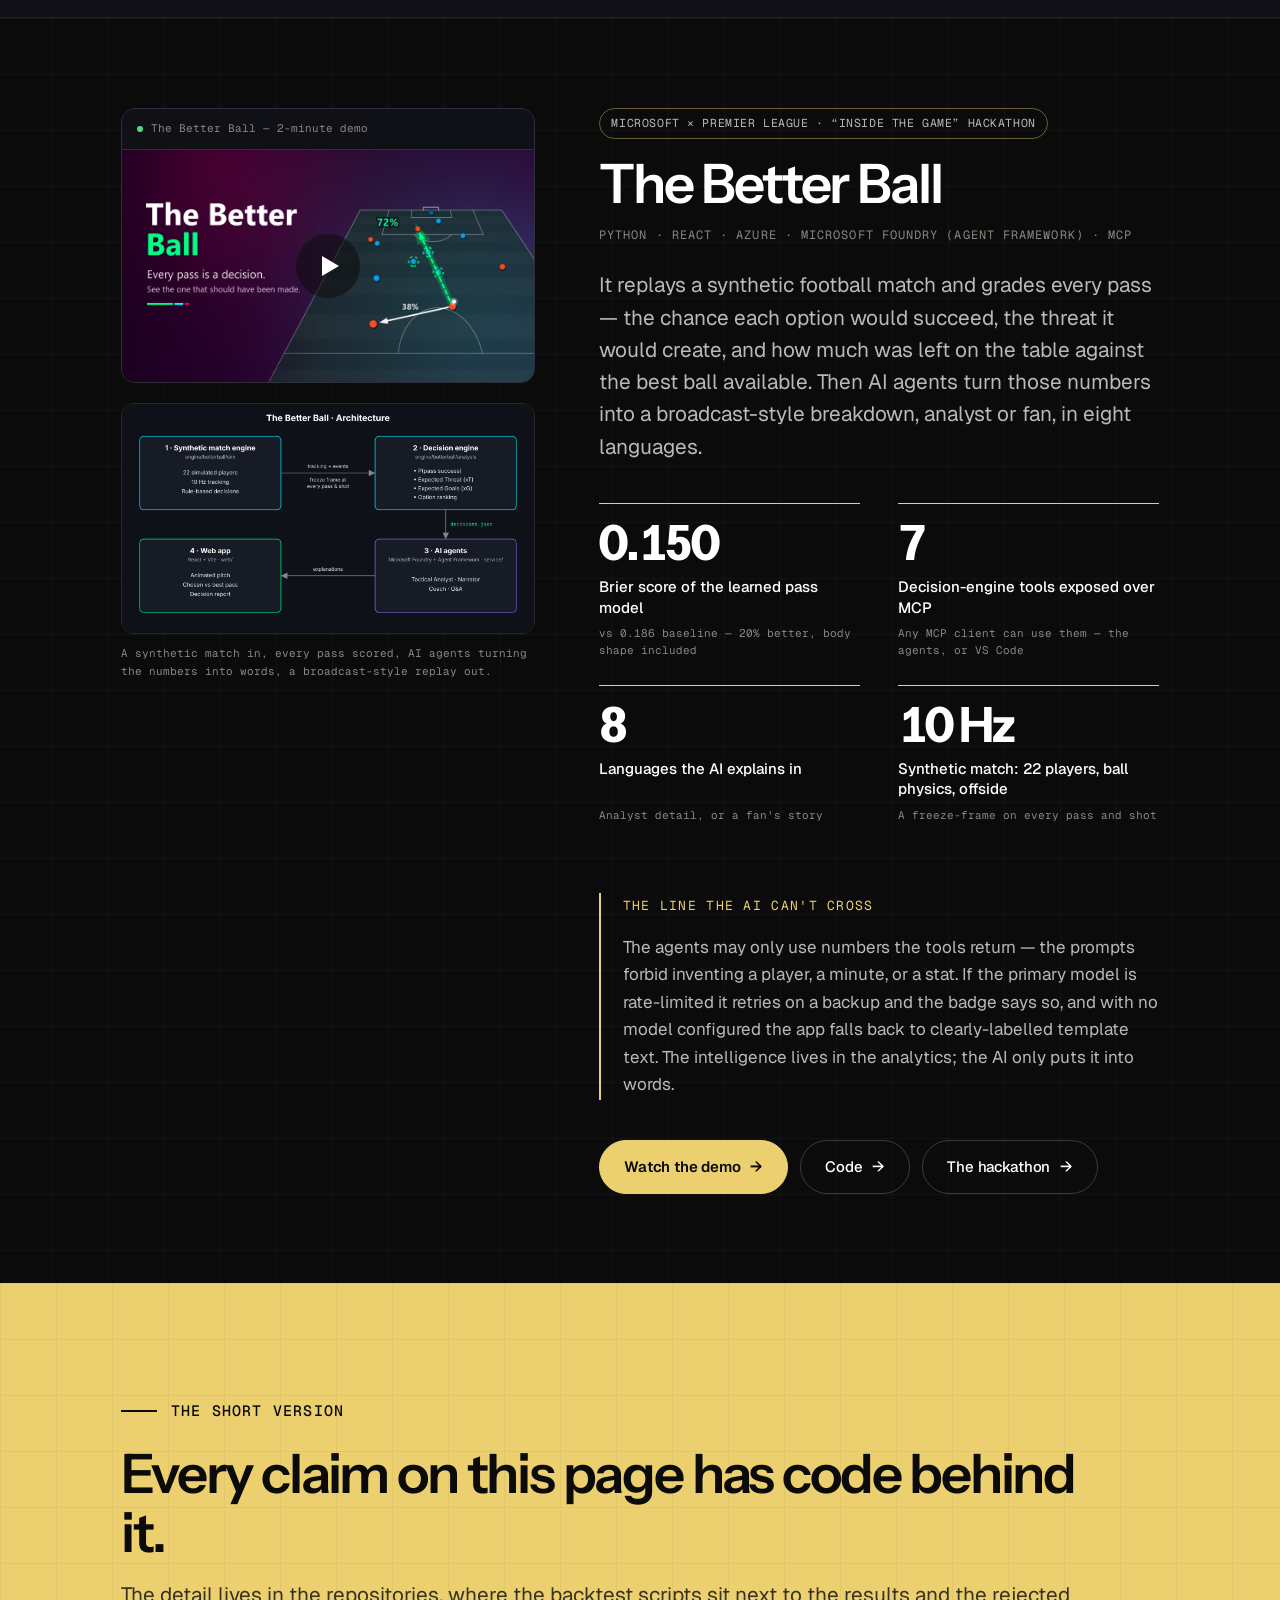
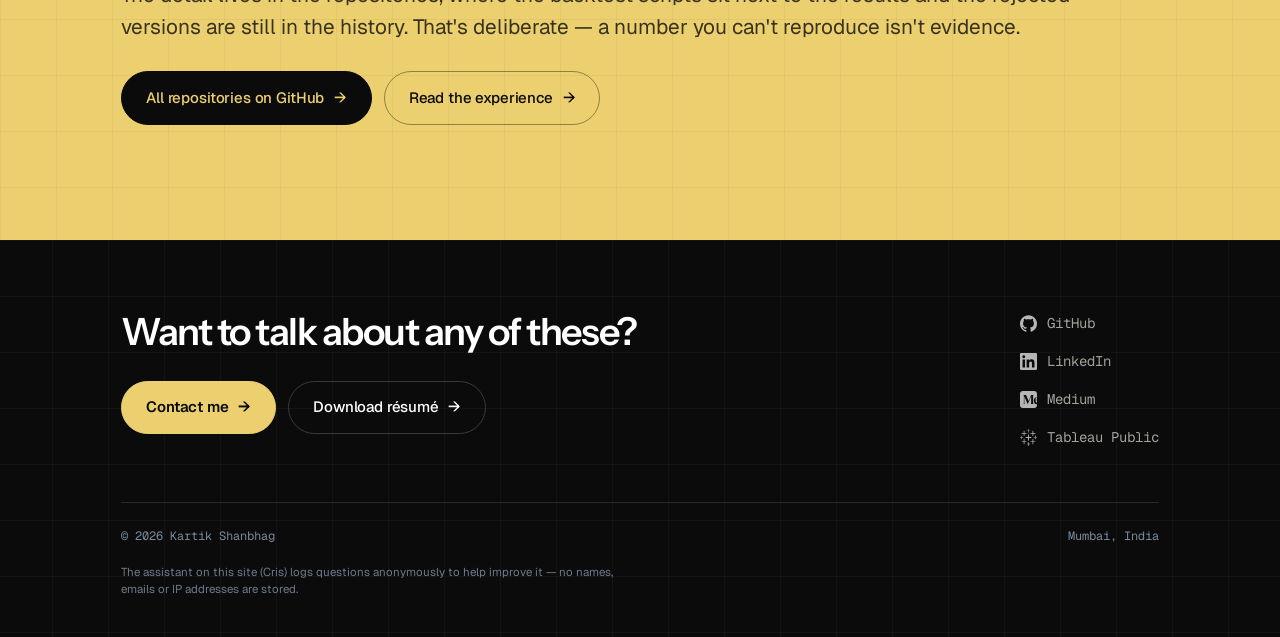
<file: projects.html>
<!DOCTYPE html>
<html lang="en">
<head>
<meta charset="utf-8">
<meta name="viewport" content="width=device-width, initial-scale=1">
<title>Projects — Kartik Shanbhag</title>
<meta name="description" content="Five projects Kartik Shanbhag designed and built: a multi-sport scouting tool, a self-updating Premier League forecast, a live cricket digest, an autonomous FPL manager, and an AI football-analysis app from the Microsoft × Premier League hackathon. Live links, public code, and the experiments that failed.">
<meta name="theme-color" content="#fcfcfd">
<meta property="og:type" content="article">
<meta property="og:title" content="Projects — Kartik Shanbhag">
<meta property="og:description" content="Five projects Kartik Shanbhag designed and built: a multi-sport scouting tool, a self-updating Premier League forecast, a live cricket digest, an autonomous FPL manager, and an AI football-analysis app from the Microsoft × Premier League hackathon. Live links, public code, and the experiments that failed.">
<link rel="preconnect" href="https://fonts.googleapis.com">
<link rel="preconnect" href="https://fonts.gstatic.com" crossorigin>
<link href="https://fonts.googleapis.com/css2?family=Instrument+Sans:wght@400;500;600;700&family=Geist:wght@400;500;600&family=Geist+Mono:wght@400;500&display=swap" rel="stylesheet">
<link rel="icon" href="/favicon.ico" sizes="32x32">
<link rel="icon" href="/favicon.svg" type="image/svg+xml">
<link rel="apple-touch-icon" href="/apple-touch-icon.png">
<link rel="manifest" href="/site.webmanifest">
<meta name="twitter:card" content="summary_large_image">
<link rel="canonical" href="https://shanbhag003.com/projects">
<meta property="og:url" content="https://shanbhag003.com/projects">
<meta property="og:image" content="https://shanbhag003.com/og-projects.jpg">
<meta property="og:image:width" content="1200">
<meta property="og:image:height" content="630">
<meta name="twitter:image" content="https://shanbhag003.com/og-projects.jpg">
<link rel="stylesheet" href="style.css">
<script type="application/ld+json">
{
 "@context": "https://schema.org",
 "@type": "WebPage",
 "name": "Projects — Kartik Shanbhag",
 "url": "https://shanbhag003.com/projects",
 "about": {
  "@type": "Person",
  "name": "Kartik Shanbhag",
  "url": "https://shanbhag003.com/"
 }
}
</script>
</head>
<body>
<div class="progress"></div>
<a class="skip" href="#main">Skip to content</a>

<nav class="nav">
  <div class="wrap">
    <a class="brand" href="/">shanbhag003<span>.</span></a>
    <button class="nav-toggle" id="nav-toggle" aria-label="Open menu" aria-expanded="false" aria-controls="site-nav">
      <span class="bars"></span>
    </button>
    <ul id="site-nav">
      <li><a href="/">Home</a></li>
      <li><a href="/projects" aria-current="page">Projects</a></li>
      <li><a href="/experience">Experience</a></li>
      <li><a href="/articles">Articles</a></li>
      <li><a href="/visualisations">Data</a></li>
          <li class="nav-cta"><a href="mailto:kshanbhag231@gmail.com?subject=Hello%20Kartik"><span class="cta-dot"></span>Contact</a></li>
</ul>
  </div>
</nav>

<main id="main">

<header class="hero wrap">
  <p class="eyebrow rise r1">Projects</p>
  <h1 class="rise r1">Built alone.<br>Shipped in public.</h1>
  <p class="lede measure rise r2">Every one has a live link, a public repository, and a written record of what failed. The numbers here are reproducible — the code that produced them is one click away.</p>
</header>

<nav class="prail" aria-label="Projects">
  <div class="wrap">
    <div class="prail-track">
      <span class="prail-ind" aria-hidden="true"></span>
      <a href="#player-scout" aria-current="true">Player Scout</a>
      <a href="#pl-supercomputer">PL Supercomputer</a>
      <a href="#cricket-digest">Cricket AI Digest</a>
      <a href="#fpl">FPL Auto Manager</a>
      <a href="#better-ball">The Better Ball</a>
    </div>
  </div>
</nav>

<!-- ================= 01 ================= -->
<section class="case band-dark" id="player-scout">
  <div class="wrap case-grid">
    <div class="case-media reveal">
      <span class="screen">
        <span class="screen-bar"><span class="live-dot"></span><span>shanbhag003.github.io/player-scout</span></span>
        <span class="screen-img"><img src="assets/proj-scout.jpg" alt="Player Scout ranking the ten closest players to Rayan Cherki, each row carrying a match score, a shared trait and the two biggest differences." width="900" height="625" loading="lazy"></span>
      </span>
      <figure class="diagram">
        <img src="assets/scout-profile.jpg" alt="A player profile: percentile radar against every attacking midfielder in the pool, with per-90 figures and percentiles for all fourteen metrics." width="1200" height="833" loading="lazy">
        <figcaption>Every player is ranked against his own position, not the whole pool.</figcaption>
      </figure>
    </div>

    <div class="case-body">
      <h2 class="reveal">Player Scout</h2>
      <p class="stackline reveal">Python · Principal component analysis · GitHub Actions</p>
      <p class="lede reveal">Name a player you already have a view on and it finds who else plays the same way, then tells you where the two differ — or start from a need instead of a name. It now spans three sports: football across the big five leagues, men's and women's T20 cricket, and the Pro Kabaddi League. The figures below are the football pool.</p>

      <div class="metrics reveal">
        <div class="metric"><span class="mval">3,245</span><span class="mlab">Players in the pool</span><span class="mnote">13,980 player-seasons, 2021/22 to 2025/26</span></div>
        <div class="metric"><span class="mval">98.6%</span><span class="mlab">Records matched across three sources that share no identifier</span><span class="mnote">99.9% above 900 minutes</span></div>
        <div class="metric"><span class="mval">18th</span><span class="mlab">Where the tool ranks a player against his own later self, of 161</span><span class="mnote">Chance would be 81st</span></div>
        <div class="metric"><span class="mval">624</span><span class="mlab">Players who changed league, used to fit the league adjustment</span><span class="mnote">The same person measured before and after a move</span></div>
      </div>

      <div class="note reveal">
        <p class="eyebrow">The decision I'd defend</p>
        <p>Pressing intensity is one number describing eleven people. Attach it to an individual and everyone at the same club starts to look alike. It's shown as context on the profile and <strong>kept out of the similarity model entirely</strong> — and the panel says so, rather than letting you assume otherwise.</p>
      </div>

      <div class="rejected reveal">
        <p class="eyebrow">What it cannot see, stated on the page itself</p>
        <ul class="rej-list">
          <li><s>Goalkeeper rankings</s><span>57th of 160 against a chance of 80 — close to random, so they aren't ranked at all</span></li>
          <li><s>Defensive actions</s><span>No tackles, interceptions or duels in the data, so defenders are compared going forward only</span></li>
          <li><s>Keeping 80% of variance</s><span>Cost real accuracy; right wingers went from 23rd to 34th. The threshold was set by testing, not convention</span></li>
        </ul>
        <p>Every player is split into his early and later seasons and handed to the tool as two strangers. If it can't recognise a man as his own closest match, it can't recognise anything.</p>
      </div>

      <div class="actions reveal">
        <a class="btn btn-live" href="https://shanbhag003.github.io/player-scout/" target="_blank" rel="noopener noreferrer">Try it</a>
        <a class="btn" href="https://github.com/shanbhag003/player-scout" target="_blank" rel="noopener noreferrer">Code</a>
        <a class="btn" href="https://github.com/shanbhag003/player-scout/blob/main/README.md" target="_blank" rel="noopener noreferrer">Full method</a>
      </div>
    </div>
  </div>
</section>

<!-- ================= 02 ================= -->
<section class="case band-dark alt" id="pl-supercomputer">
  <div class="wrap case-grid">
    <div class="case-media reveal">
      <span class="screen">
        <span class="screen-bar"><span class="live-dot"></span><span>shanbhag003.github.io/pl-supercomputer</span></span>
        <span class="screen-img"><img src="assets/proj-pl.jpg" alt="The model's 2026-27 Premier League table, with expected points, title odds and relegation odds for all twenty clubs." width="900" height="1125" loading="lazy"></span>
      </span>
      <figure class="diagram">
        <img src="assets/arch-pl.jpg" alt="Seven-step diagram: learns from twelve seasons, rates every player, checks availability and manager, admits what it cannot know, plays the season 20,000 times, counts outcomes, then marks its own past predictions." width="900" height="1125" loading="lazy">
        <figcaption>How it works, end to end. It republishes five hours after the last fixture of a gameweek.</figcaption>
      </figure>
    </div>

    <div class="case-body">
      <h2 class="reveal">Premier League<br>Supercomputer</h2>
      <p class="stackline reveal">Python · Dixon-Coles · Monte Carlo · GitHub Actions</p>
      <p class="lede reveal">Predicts the Premier League table, refits itself after every gameweek, and grades its own past predictions against the closing market. Nobody presses anything, and it costs nothing to run.</p>

      <div class="metrics reveal">
        <div class="metric"><span class="mval">0.204</span><span class="mlab">Match accuracy, ranked probability score</span><span class="mnote">Closing bookmaker line: 0.202</span></div>
        <div class="metric"><span class="mval">9.2</span><span class="mlab">Season error, points per club</span><span class="mnote">Naive baseline: 10.95</span></div>
        <div class="metric"><span class="mval">20,000</span><span class="mlab">Season simulations per run</span><span class="mnote">40 seconds, one CPU core</span></div>
        <div class="metric"><span class="mval">7 / 7</span><span class="mlab">Backtested seasons with the champion in the top three</span><span class="mnote">Walk-forward, never seeing a result first</span></div>
      </div>

      <div class="rejected reveal">
        <p class="eyebrow">Switched off, and still in the repository</p>
        <ul class="rej-list">
          <li><s>Market odds blend</s><span>Marginal error gain, worse ranking and calibration</span></li>
          <li><s>Manager effects, all changes</s><span>Worse on every metric</span></li>
          <li><s>Foreign-league manager values</s><span>Player conversion already weak at n&asymp;200</span></li>
          <li><s>Fixture congestion</s><span>Effect reverses sign between eras, fails out-of-sample</span></li>
        </ul>
        <p>Version one penalised Liverpool for hiring Slot, who then won the league — it couldn't tell "worse manager" from "manager we have never seen". It ships only where both managers have a Premier League record. Congestion was the one I most wanted to be true: two datasets, seven seasons, net effect +0.00002.</p>
      </div>

      <div class="actions reveal">
        <a class="btn btn-live" href="https://shanbhag003.github.io/pl-supercomputer/" target="_blank" rel="noopener noreferrer">View the live forecast</a>
        <a class="btn" href="https://github.com/shanbhag003/pl-supercomputer" target="_blank" rel="noopener noreferrer">Code</a>
        <a class="btn" href="https://github.com/shanbhag003/pl-supercomputer/blob/main/HOW-IT-WORKS.md" target="_blank" rel="noopener noreferrer">Full method</a>
      </div>
    </div>
  </div>
</section>

<!-- ================= 02 ================= -->
<section class="case band-dark flip" id="cricket-digest">
  <div class="wrap case-grid">
    <div class="case-media reveal">
      <span class="screen">
        <span class="screen-bar"><span class="live-dot"></span><span>cricket-ai-digest.onrender.com</span></span>
        <span class="screen-img"><img src="assets/proj-cricket.jpg" alt="The Cricket Digest console during a Test match, showing an analyst briefing and a fan briefing side by side." width="900" height="729" loading="lazy"></span>
      </span>
      <figure class="diagram">
        <img src="assets/digest-card.jpg" alt="The same dismissal written twice: an analyst version citing strike rate, economy and dot balls, and a fan version explaining why the wicket mattered." width="900" height="1125" loading="lazy">
        <figcaption>One live feed, then a reasoning layer, then two persona digests. Same ball, two commentaries.</figcaption>
      </figure>
    </div>

    <div class="case-body">
      <h2 class="reveal">Cricket AI Digest</h2>
      <p class="stackline reveal">Node · ESPN Cricket API · Claude · WebSocket</p>
      <p class="lede reveal">One live cricket feed in, two briefings out — the facts behind the moment for an analyst, why it matters for a fan. Both generated from the same raw match state.</p>

      <div class="metrics reveal">
        <div class="metric"><span class="mval">14&cent;</span><span class="mlab">Cost of an entire T20</span><span class="mnote">Ungated it would be ~480 calls a day</span></div>
        <div class="metric"><span class="mval">2</span><span class="mlab">Gates before any model call fires</span><span class="mnote">One saves bandwidth, one saves money</span></div>
        <div class="metric"><span class="mval">3</span><span class="mlab">Formats with their own thresholds</span><span class="mnote">50 runs is an hour in a Test, five overs in a T20</span></div>
      </div>

      <div class="note reveal">
        <p class="eyebrow">What I got wrong</p>
        <p>Two traps in ESPN's schema, both caught by reading the raw payload rather than trusting the field names. A team that hasn't batted can appear as <code>0/0 (73 ov)</code>, because bowling overs are mirrored into the wrong side's linescore. <strong>A digest built from all-null fields still looks like a success in the logs</strong> — so a debug endpoint returns the exact object handed to the model.</p>
      </div>

      <div class="actions reveal">
        <a class="btn btn-live" href="https://cricket-ai-digest.onrender.com/" target="_blank" rel="noopener noreferrer">View it live</a>
        <a class="btn" href="https://github.com/shanbhag003/cricket-ai-digest" target="_blank" rel="noopener noreferrer">Code and method</a>
      </div>
      <p class="footnote reveal">Hosted on a free tier that sleeps when idle, so the first load can take a minute to wake, and digests appear once a live match updates.</p>
    </div>
  </div>
</section>

<!-- ================= 03 ================= -->
<section class="case band-dark alt" id="fpl">
  <div class="wrap case-grid">
    <div class="case-media reveal">
      <span class="screen">
        <span class="screen-bar"><span class="live-dot"></span><span>shanbhag003.github.io/fpl-auto-manager</span></span>
        <span class="screen-img"><img src="assets/proj-fpl.jpg" alt="The bot's Gameweek 1 team sheet, with its own projected points printed on every player it picked." width="900" height="1125" loading="lazy"></span>
      </span>
      <figure class="diagram">
        <img src="assets/arch-fpl.jpg" alt="The full pipeline: deadline check, FPL API, frozen historical datasets and non-statistical inputs feeding player scoring, minutes model, transfer planner, squad optimiser, captaincy, chip intelligence and an explainability layer." width="1400" height="788" loading="lazy">
        <figcaption>Nine decision engines in order, and the four inputs that feed them. Every stage degrades rather than failing.</figcaption>
      </figure>
    </div>

    <div class="case-body">
      <h2 class="reveal">FPL Auto Manager</h2>
      <p class="stackline reveal">Python · AWS Lambda · Linear programming · Gemini</p>
      <p class="lede reveal">Rates every player, plans transfers, picks the eleven and the captain, submits them, then publishes its projection before kickoff so it can be marked against a human. Unattended, every week.</p>

      <div class="metrics reveal">
        <div class="metric"><span class="mval">0.368</span><span class="mlab">Out-of-sample R&sup2; on next-season output</span><span class="mnote">Points-per-90 alone: 0.302</span></div>
        <div class="metric"><span class="mval">874</span><span class="mlab">Player-seasons behind the model</span><span class="mnote">2009 onward, fitted old and tested new</span></div>
        <div class="metric"><span class="mval">300</span><span class="mlab">Minutes below which last season predicts worse than nothing</span><span class="mnote">Found by backtest, not by guess</span></div>
        <div class="metric"><span class="mval">Down<br>only</span><span class="mlab">What the language model may do to a projection</span><span class="mnote">A wrong call costs one player, not the team</span></div>
      </div>

      <div class="note reveal">
        <p class="eyebrow">The mistake that rebuilt the model</p>
        <p>The first version ranked players on FPL's own projection field. Before a season it's a placeholder — about 24 distinct values across 570 players — so a backup goalkeeper and the best striker scored identically. It sold three of the squad's best players and bought a forward who had started three games all season.</p>
        <p class="quote">The code ran perfectly. The thinking was wrong.</p>
      </div>

      <div class="actions reveal">
        <a class="btn btn-live" href="https://shanbhag003.github.io/fpl-auto-manager" target="_blank" rel="noopener noreferrer">Bot versus human, live</a>
        <a class="btn" href="https://github.com/shanbhag003/fpl-auto-manager" target="_blank" rel="noopener noreferrer">Code</a>
        <a class="btn" href="https://github.com/shanbhag003/fpl-auto-manager/blob/main/HOW_IT_WORKS.md" target="_blank" rel="noopener noreferrer">Full method</a>
      </div>
    </div>
  </div>
</section>

<!-- ================= 05 ================= -->
<section class="case band-dark" id="better-ball">
  <div class="wrap case-grid">
    <div class="case-media reveal">
      <span class="screen">
        <span class="screen-bar"><span class="live-dot"></span><span>The Better Ball — 2-minute demo</span></span>
        <a class="video-fac" href="https://www.youtube.com/watch?v=TPpbWodMg5A" target="_blank" rel="noopener noreferrer" data-yt="TPpbWodMg5A" aria-label="Play the two-minute demo of The Better Ball">
          <img src="assets/betterball-poster.png" alt="The Better Ball title card: every pass is a decision. The pass played is a white arrow marked 38%; the better option a green arrow marked 72%." width="900" height="506" loading="lazy">
          <span class="video-play" aria-hidden="true"></span>
        </a>
      </span>
      <figure class="diagram">
        <img src="assets/betterball-arch.png" alt="Four stages left to right: a synthetic match engine with 22 players at 10 Hz feeds a decision engine (pass success, expected threat, expected goals, option ranking), which feeds AI agents on Microsoft Foundry, which feed the React web app." width="1400" height="780" loading="lazy">
        <figcaption>A synthetic match in, every pass scored, AI agents turning the numbers into words, a broadcast-style replay out.</figcaption>
      </figure>
    </div>

    <div class="case-body">
      <p class="hack-badge reveal">Microsoft &times; Premier League &middot; &ldquo;Inside the Game&rdquo; Hackathon</p>
      <h2 class="reveal">The Better Ball</h2>
      <p class="stackline reveal">Python &middot; React &middot; Azure &middot; Microsoft Foundry (Agent Framework) &middot; MCP</p>
      <p class="lede reveal">It replays a synthetic football match and grades every pass &mdash; the chance each option would succeed, the threat it would create, and how much was left on the table against the best ball available. Then AI agents turn those numbers into a broadcast-style breakdown, analyst or fan, in eight languages.</p>

      <div class="metrics reveal">
        <div class="metric"><span class="mval">0.150</span><span class="mlab">Brier score of the learned pass model</span><span class="mnote">vs 0.186 baseline &mdash; 20% better, body shape included</span></div>
        <div class="metric"><span class="mval">7</span><span class="mlab">Decision-engine tools exposed over MCP</span><span class="mnote">Any MCP client can use them &mdash; the agents, or VS Code</span></div>
        <div class="metric"><span class="mval">8</span><span class="mlab">Languages the AI explains in</span><span class="mnote">Analyst detail, or a fan's story</span></div>
        <div class="metric"><span class="mval">10 Hz</span><span class="mlab">Synthetic match: 22 players, ball physics, offside</span><span class="mnote">A freeze-frame on every pass and shot</span></div>
      </div>

      <div class="note reveal">
        <p class="eyebrow">The line the AI can't cross</p>
        <p>The agents may only use numbers the tools return &mdash; the prompts forbid inventing a player, a minute, or a stat. If the primary model is rate-limited it retries on a backup and the badge says so, and with no model configured the app falls back to clearly-labelled template text. The intelligence lives in the analytics; the AI only puts it into words.</p>
      </div>

      <div class="actions reveal">
        <a class="btn btn-live" href="https://www.youtube.com/watch?v=TPpbWodMg5A" target="_blank" rel="noopener noreferrer">Watch the demo</a>
        <a class="btn" href="https://github.com/shanbhag003/the-better-ball" target="_blank" rel="noopener noreferrer">Code</a>
        <a class="btn" href="https://github.com/microsoft/insidethegamehackathon" target="_blank" rel="noopener noreferrer">The hackathon</a>
      </div>
    </div>
  </div>
</section>

<section class="band-gold">
  <div class="wrap">
    <p class="eyebrow reveal">The short version</p>
    <h2 class="reveal measure" style="max-width:26ch">Every claim on this page has code behind it.</h2>
    <p class="lede measure reveal d1" style="color:rgba(11,11,12,.8)">The detail lives in the repositories, where the backtest scripts sit next to the results and the rejected versions are still in the history. That's deliberate — a number you can't reproduce isn't evidence.</p>
    <div class="actions reveal d2">
      <a class="btn btn-live" href="https://github.com/shanbhag003" target="_blank" rel="noopener noreferrer">All repositories on GitHub</a>
      <a class="btn" href="/experience">Read the experience</a>
    </div>
  </div>
</section>

</main>

<footer class="foot">
  <div class="wrap">
    <div class="foot-grid">
      <div>
        <h2>Want to talk about any of these?</h2>
        <div class="actions">
          <a class="btn btn-live" href="mailto:kshanbhag231@gmail.com?subject=Hello%20Kartik">Contact me</a>
          <a class="btn" href="assets/Kartik_Shanbhag_Resume.pdf" download>Download résumé</a>
        </div>
      </div>
      <ul class="foot-links">
        <li><a href="https://github.com/shanbhag003" target="_blank" rel="noopener noreferrer"><svg class="ico" viewBox="0 0 24 24" width="17" height="17" aria-hidden="true" focusable="false"><path fill="currentColor" d="M12 .297c-6.63 0-12 5.373-12 12 0 5.303 3.438 9.8 8.205 11.385.6.113.82-.258.82-.577 0-.285-.01-1.04-.015-2.04-3.338.724-4.042-1.61-4.042-1.61C4.422 18.07 3.633 17.7 3.633 17.7c-1.087-.744.084-.729.084-.729 1.205.084 1.838 1.236 1.838 1.236 1.07 1.835 2.809 1.305 3.495.998.108-.776.417-1.305.76-1.605-2.665-.3-5.466-1.332-5.466-5.93 0-1.31.465-2.38 1.235-3.22-.135-.303-.54-1.523.105-3.176 0 0 1.005-.322 3.3 1.23.96-.267 1.98-.399 3-.405 1.02.006 2.04.138 3 .405 2.28-1.552 3.285-1.23 3.285-1.23.645 1.653.24 2.873.12 3.176.765.84 1.23 1.91 1.23 3.22 0 4.61-2.805 5.625-5.475 5.92.42.36.81 1.096.81 2.22 0 1.606-.015 2.896-.015 3.286 0 .315.21.69.825.57C20.565 22.092 24 17.592 24 12.297c0-6.627-5.373-12-12-12"/></svg><span>GitHub</span></a></li>
        <li><a href="https://www.linkedin.com/in/kartik-shanbhag-b29806129/" target="_blank" rel="noopener noreferrer"><svg class="ico" viewBox="0 0 24 24" width="17" height="17" aria-hidden="true" focusable="false"><path fill="currentColor" d="M20.447 20.452h-3.554v-5.569c0-1.328-.027-3.037-1.852-3.037-1.853 0-2.136 1.445-2.136 2.939v5.667H9.351V9h3.414v1.561h.046c.477-.9 1.637-1.85 3.37-1.85 3.601 0 4.267 2.37 4.267 5.455v6.286zM5.337 7.433c-1.144 0-2.063-.926-2.063-2.065 0-1.138.92-2.063 2.063-2.063 1.14 0 2.064.925 2.064 2.063 0 1.139-.925 2.065-2.064 2.065zm1.782 13.019H3.555V9h3.564v11.452zM22.225 0H1.771C.792 0 0 .774 0 1.729v20.542C0 23.227.792 24 1.771 24h20.451C23.2 24 24 23.227 24 22.271V1.729C24 .774 23.2 0 22.222 0h.003z"/></svg><span>LinkedIn</span></a></li>
        <li><a href="https://shanbhag003.medium.com/" target="_blank" rel="noopener noreferrer"><svg class="ico" viewBox="0 0 24 24" width="17" height="17" aria-hidden="true" focusable="false"><path fill="currentColor" d="M4.21 0A4.201 4.201 0 0 0 0 4.21v15.58A4.201 4.201 0 0 0 4.21 24h15.58A4.201 4.201 0 0 0 24 19.79v-1.093c-.137.013-.278.02-.422.02-2.577 0-4.027-2.146-4.09-4.832a7.592 7.592 0 0 1 .022-.708c.093-1.186.475-2.241 1.105-3.022a3.885 3.885 0 0 1 1.395-1.1c.468-.237 1.127-.367 1.664-.367h.023c.101 0 .202.004.303.01V4.211A4.201 4.201 0 0 0 19.79 0Zm.198 5.583h4.165l3.588 8.435 3.59-8.435h3.864v.146l-.019.004c-.705.16-1.063.397-1.063 1.254h-.003l.003 10.274c.06.676.424.885 1.063 1.03l.02.004v.145h-4.923v-.145l.019-.005c.639-.144.994-.353 1.054-1.03V7.267l-4.745 11.15h-.261L6.15 7.569v9.445c0 .857.358 1.094 1.063 1.253l.02.004v.147H4.405v-.147l.019-.004c.705-.16 1.065-.397 1.065-1.253V6.987c0-.857-.358-1.094-1.064-1.254l-.018-.004zm19.25 3.668c-1.086.023-1.733 1.323-1.813 3.124H24V9.298a1.378 1.378 0 0 0-.342-.047Zm-1.862 3.632c-.1 1.756.86 3.239 2.204 3.634v-3.634z"/></svg><span>Medium</span></a></li>
        <li><a href="https://public.tableau.com/app/profile/kartik.shanbhag/vizzes" target="_blank" rel="noopener noreferrer"><svg class="ico" viewBox="0 0 24 24" width="17" height="17" aria-hidden="true" focusable="false"><path fill="currentColor" d="M11.654.174V2.377H9.682v.58h1.972V5.16h.696V2.957h1.97v-.58h-1.97V.174h-.348zm6.03 2.262l-.002 1.623v1.623h-2.957v.927h2.957v3.188H18.725l.011-1.582.02-1.576 1.465-.02 1.46-.01v-.927H18.728V2.436h-.522zm-12.407.06V5.686H2.291v.925H5.277V9.801h.985V6.61h3.013v-.925H6.262V2.496H5.77zm6.086 5.27v3.593H8.06v1.188h3.304v3.596h1.28v-3.596H15.953v-1.188H12.643V7.766h-.637zm9.721 1.55v2.221h-2.012v.811h2.012v2.261h.887v-2.261H24v-.811h-2.029V9.317h-.422zm-19.111.131V11.621H0v.621H1.973v2.194H2.64v-2.194h2v-.62H2.609V9.446h-.318zm15.709 4.516v3.254h-3.016v.927h3.016v3.217h1.072v-3.216H21.74v-.928H18.754v-3.254h-.533zm-12.463.008v3.246H2.262v.928h2.957v3.189H6.32v-3.189h2.955v-.928H6.32V13.97h-.55zm6.316 4.578l.002 1.103v1.1H9.566v.812h1.971v2.262h.928l.012-1.119.017-1.143H14.463v-.812h-2V18.549h-.465z"/></svg><span>Tableau Public</span></a></li>
      </ul>
    </div>
    <div class="foot-base">
      <span>© 2026 Kartik Shanbhag</span>
      <span>Mumbai, India</span>
    </div>
    <p class="foot-privacy">The assistant on this site (Cris) logs questions anonymously to help improve it — no names, emails or IP addresses are stored.</p>
  </div>
</footer>

<script src="analytics.js" defer></script>
<script src="app.js" defer></script>
<script src="chat.js" defer></script>
<script>
/* The Better Ball demo: click the poster to play the video inline (no JS → the
   poster is a normal link that opens YouTube). */
(function () {
  var f = document.querySelector(".video-fac[data-yt]");
  if (!f) return;
  f.addEventListener("click", function (e) {
    e.preventDefault();
    var wrap = document.createElement("span");
    wrap.className = "video-embed";
    var ifr = document.createElement("iframe");
    ifr.src = "https://www.youtube-nocookie.com/embed/" + f.getAttribute("data-yt") + "?autoplay=1&rel=0";
    ifr.title = "The Better Ball — demo";
    ifr.allow = "autoplay; encrypted-media; picture-in-picture; fullscreen";
    ifr.setAttribute("allowfullscreen", "");
    wrap.appendChild(ifr);
    f.parentNode.replaceChild(wrap, f);
  });
})();
</script>
</body>
</html>
</file>
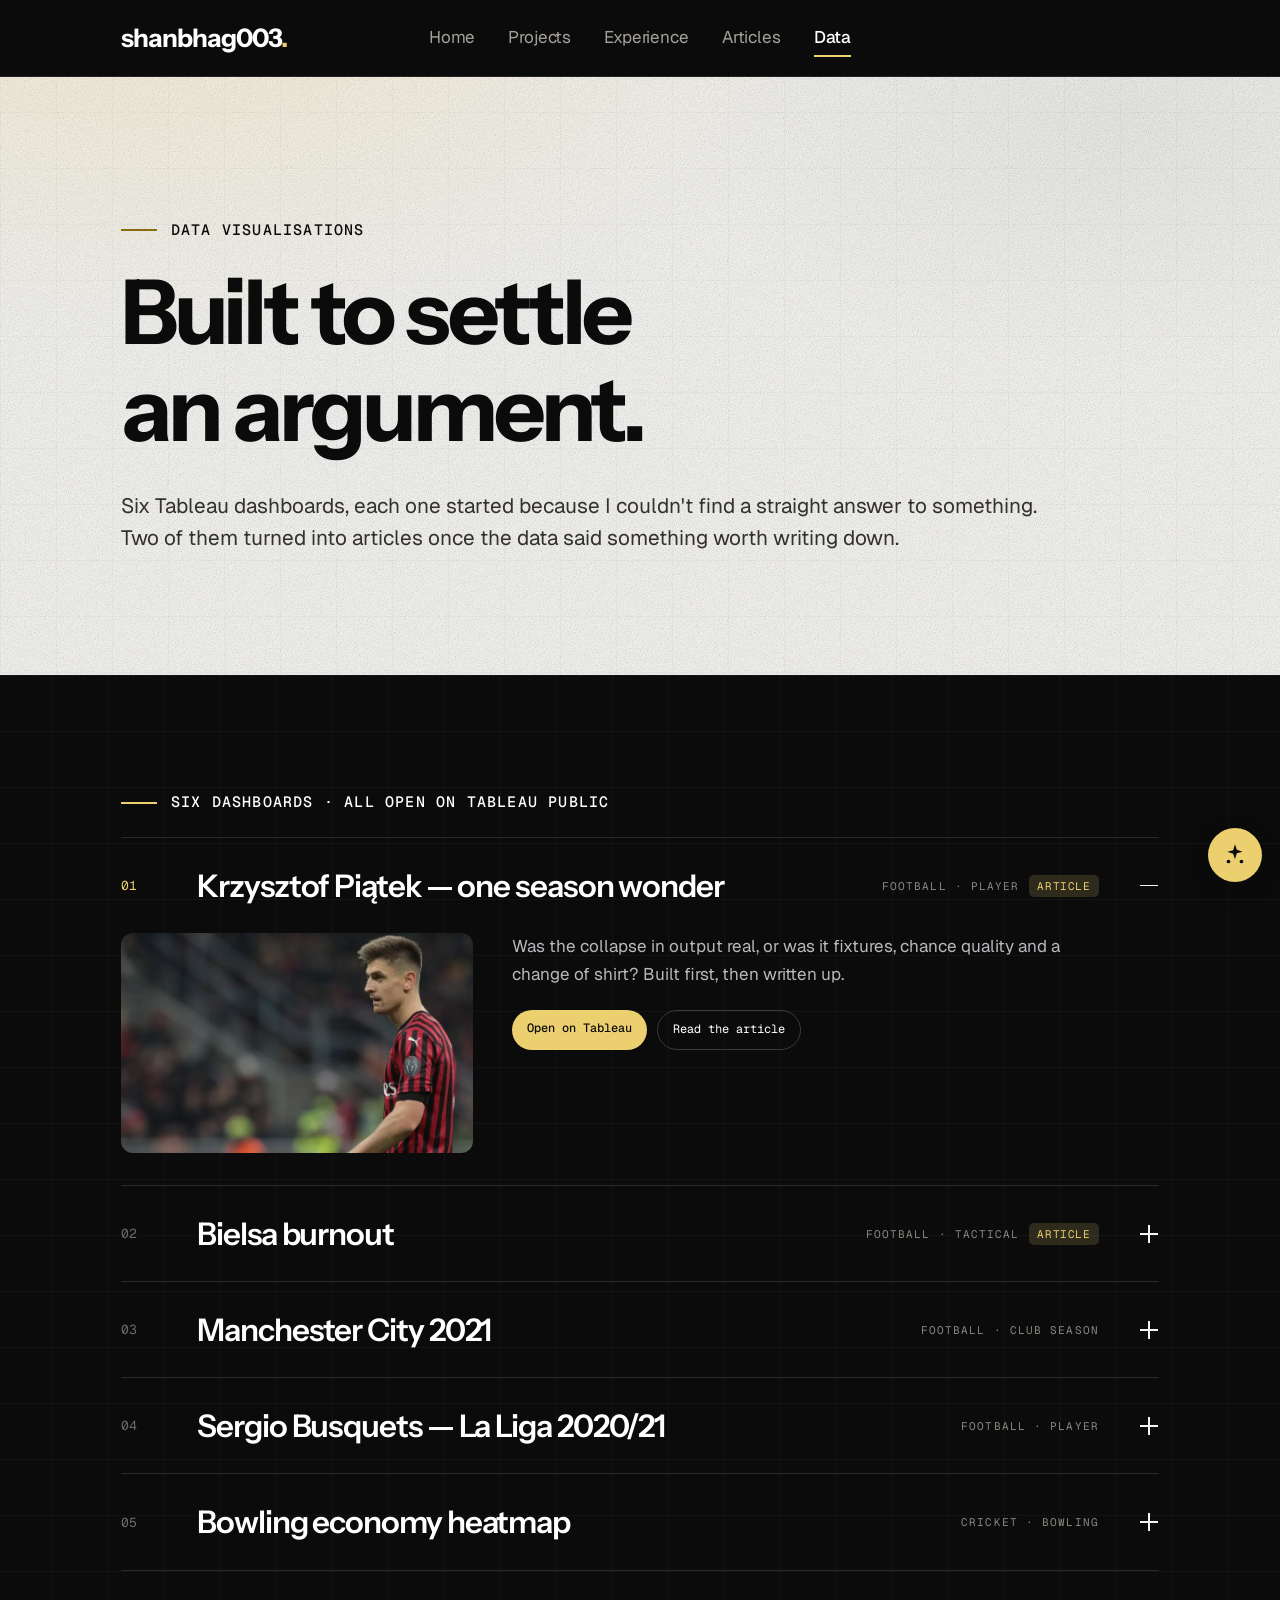
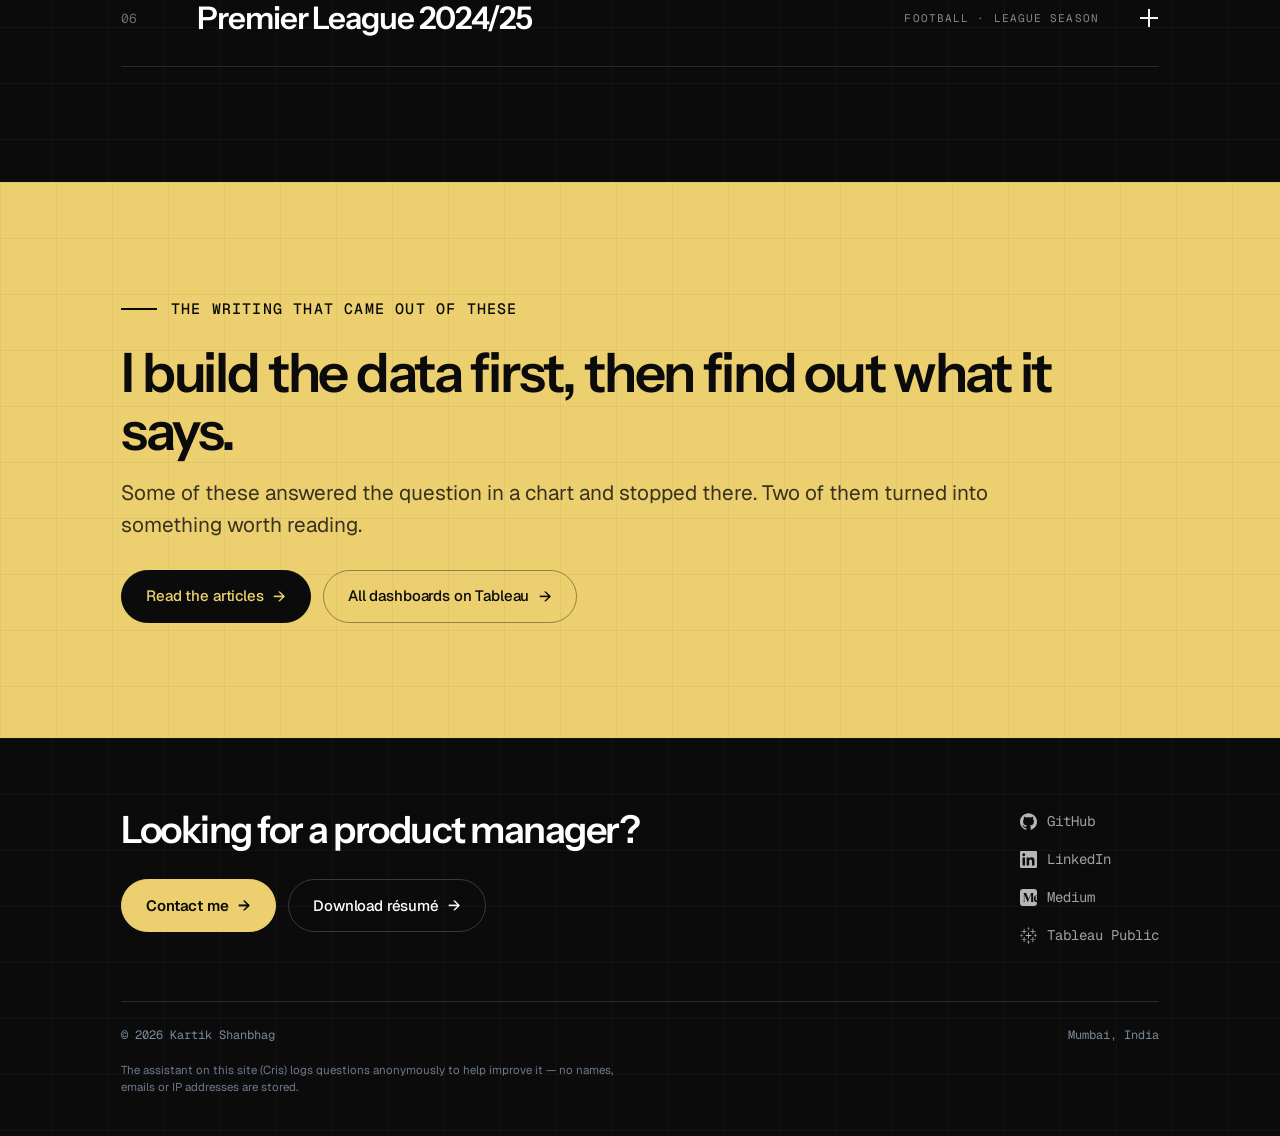
<file: visualisations.html>
<!DOCTYPE html>
<html lang="en">
<head>
<meta charset="utf-8">
<meta name="viewport" content="width=device-width, initial-scale=1">
<title>Data visualisations — Kartik Shanbhag</title>
<meta name="description" content="Six Tableau dashboards by Kartik Shanbhag on football and cricket. Each started as a question he couldn't find a straight answer to.">
<meta name="theme-color" content="#f7f6f3">
<meta property="og:type" content="website">
<meta property="og:title" content="Data visualisations — Kartik Shanbhag">
<meta property="og:description" content="Six Tableau dashboards by Kartik Shanbhag on football and cricket. Each started as a question he couldn't find a straight answer to.">
<link rel="preconnect" href="https://fonts.googleapis.com">
<link rel="preconnect" href="https://fonts.gstatic.com" crossorigin>
<link href="https://fonts.googleapis.com/css2?family=Instrument+Sans:wght@400;500;600;700&family=Geist:wght@400;500;600&family=Geist+Mono:wght@400;500&display=swap" rel="stylesheet">
<link rel="icon" href="/favicon.ico" sizes="32x32">
<link rel="icon" href="/favicon.svg" type="image/svg+xml">
<link rel="apple-touch-icon" href="/apple-touch-icon.png">
<link rel="manifest" href="/site.webmanifest">
<meta name="twitter:card" content="summary_large_image">
<link rel="canonical" href="https://shanbhag003.com/visualisations">
<meta property="og:url" content="https://shanbhag003.com/visualisations">
<meta property="og:image" content="https://shanbhag003.com/og-data.jpg">
<meta property="og:image:width" content="1200">
<meta property="og:image:height" content="630">
<meta name="twitter:image" content="https://shanbhag003.com/og-data.jpg">
<link rel="stylesheet" href="style.css">
<script type="application/ld+json">
{
 "@context": "https://schema.org",
 "@type": "WebPage",
 "name": "Data visualisations — Kartik Shanbhag",
 "url": "https://shanbhag003.com/visualisations",
 "about": {
  "@type": "Person",
  "name": "Kartik Shanbhag",
  "url": "https://shanbhag003.com/"
 }
}
</script>
</head>
<body>
<div class="progress"></div>
<a class="skip" href="#main">Skip to content</a>

<nav class="nav">
  <div class="wrap">
    <a class="brand" href="/">shanbhag003<span>.</span></a>
    <button class="nav-toggle" id="nav-toggle" aria-label="Open menu" aria-expanded="false" aria-controls="site-nav">
      <span class="bars"></span>
    </button>
    <ul id="site-nav">
      <li><a href="/">Home</a></li>
      <li><a href="/projects">Projects</a></li>
      <li><a href="/experience">Experience</a></li>
      <li><a href="/articles">Articles</a></li>
      <li><a href="/visualisations" aria-current="page">Data</a></li>
          <li class="nav-cta"><a href="mailto:kshanbhag231@gmail.com?subject=Hello%20Kartik"><span class="cta-dot"></span>Contact</a></li>
</ul>
  </div>
</nav>

<main id="main">

<header class="hero wrap">
  <p class="eyebrow rise r1">Data visualisations</p>
  <h1 class="rise r1">Built to settle<br>an argument.</h1>
  <p class="lede measure rise r2">Six Tableau dashboards, each one started because I couldn't find a straight answer to something. Two of them turned into articles once the data said something worth writing down.</p>
</header>

<section class="band-dark">
  <div class="wrap">
    <p class="eyebrow reveal">Six dashboards · all open on Tableau Public</p>
    <div class="rowlist reveal">
      <div class="row open">
        <button class="row-head" aria-expanded="true" aria-controls="v01">
          <span class="row-n">01</span>
          <span class="row-title">Krzysztof Piątek — one season wonder</span>
          <span class="row-meta"><span>Football · player</span><span class="viz">Article</span></span>
          <span class="row-ico" aria-hidden="true"></span>
        </button>
        <div class="row-body" id="v01">
          <div><div class="row-inner">
            <span class="row-img"><img src="assets/art-piatek.jpg" alt="Krzysztof Piątek in AC Milan colours during a Serie A match." width="760" height="475" loading="lazy"></span>
            <div>
              <p class="row-dek">Was the collapse in output real, or was it fixtures, chance quality and a change of shirt? Built first, then written up.</p>
              <div class="row-acts">
                <a class="primary" href="https://public.tableau.com/app/profile/kartik.shanbhag/viz/KrzysztofPiatek-OneSeasonWonder/Dashboard1" target="_blank" rel="noopener noreferrer">Open on Tableau</a>
                <a class="ghost" href="https://medium.com/@shanbhag003/krzysztof-piatek-a-shooting-star-in-world-football-97bc989de7d6" target="_blank" rel="noopener noreferrer">Read the article</a>
              </div>
            </div>
          </div></div>
        </div>
      </div>
      <div class="row">
        <button class="row-head" aria-expanded="false" aria-controls="v02">
          <span class="row-n">02</span>
          <span class="row-title">Bielsa burnout</span>
          <span class="row-meta"><span>Football · tactical</span><span class="viz">Article</span></span>
          <span class="row-ico" aria-hidden="true"></span>
        </button>
        <div class="row-body" id="v02">
          <div><div class="row-inner">
            <span class="row-img"><img src="assets/art-bielsa.jpg" alt="A Leeds United supporters' banner depicting Marcelo Bielsa." width="760" height="475" loading="lazy"></span>
            <div>
              <p class="row-dek">Does Bielsa's method measurably exhaust a squad by spring, or does the theory just fit a few famous cases?</p>
              <div class="row-acts">
                <a class="primary" href="https://public.tableau.com/app/profile/kartik.shanbhag/viz/BielsaBurnout/MarceloBielsa" target="_blank" rel="noopener noreferrer">Open on Tableau</a>
                <a class="ghost" href="https://medium.com/@shanbhag003/the-bielsa-burnout-theory-9007229bcdc0" target="_blank" rel="noopener noreferrer">Read the article</a>
              </div>
            </div>
          </div></div>
        </div>
      </div>
      <div class="row">
        <button class="row-head" aria-expanded="false" aria-controls="v03">
          <span class="row-n">03</span>
          <span class="row-title">Manchester City 2021</span>
          <span class="row-meta"><span>Football · club season</span></span>
          <span class="row-ico" aria-hidden="true"></span>
        </button>
        <div class="row-body" id="v03">
          <div><div class="row-inner">
            <span class="row-img"><img src="assets/viz-mancity.jpg" alt="Manchester City players celebrating the 2021-22 Premier League title." width="760" height="475" loading="lazy"></span>
            <div>
              <p class="row-dek">The stats that carried Manchester City to the title — the season broken down rather than summarised.</p>
              <div class="row-acts">
                <a class="primary" href="https://public.tableau.com/app/profile/kartik.shanbhag/viz/ManchesterCity2021/Dashboard1" target="_blank" rel="noopener noreferrer">Open on Tableau</a>
              </div>
            </div>
          </div></div>
        </div>
      </div>
      <div class="row">
        <button class="row-head" aria-expanded="false" aria-controls="v04">
          <span class="row-n">04</span>
          <span class="row-title">Sergio Busquets — La Liga 2020/21</span>
          <span class="row-meta"><span>Football · player</span></span>
          <span class="row-ico" aria-hidden="true"></span>
        </button>
        <div class="row-body" id="v04">
          <div><div class="row-inner">
            <span class="row-img"><img src="assets/viz-busquets.jpg" alt="Sergio Busquets in Barcelona colours during a La Liga match." width="760" height="475" loading="lazy"></span>
            <div>
              <p class="row-dek">Man in the shadows. Profiling a player whose value barely registers in conventional statistics.</p>
              <div class="row-acts">
                <a class="primary" href="https://public.tableau.com/app/profile/kartik.shanbhag/viz/SergioBusquets-LaLiga202021/SergioBusquets" target="_blank" rel="noopener noreferrer">Open on Tableau</a>
              </div>
            </div>
          </div></div>
        </div>
      </div>
      <div class="row">
        <button class="row-head" aria-expanded="false" aria-controls="v05">
          <span class="row-n">05</span>
          <span class="row-title">Bowling economy heatmap</span>
          <span class="row-meta"><span>Cricket · bowling</span></span>
          <span class="row-ico" aria-hidden="true"></span>
        </button>
        <div class="row-body" id="v05">
          <div><div class="row-inner">
            <span class="row-img"><img src="assets/viz-bowling.jpg" alt="ICC Champions Trophy branding." width="760" height="475" loading="lazy"></span>
            <div>
              <p class="row-dek">Where in an innings does a bowler actually leak runs? Economy mapped across phases rather than averaged flat.</p>
              <div class="row-acts">
                <a class="primary" href="https://public.tableau.com/app/profile/kartik.shanbhag/viz/BowlingEconomyHeatmap/BowlerHeatmap" target="_blank" rel="noopener noreferrer">Open on Tableau</a>
              </div>
            </div>
          </div></div>
        </div>
      </div>
      <div class="row">
        <button class="row-head" aria-expanded="false" aria-controls="v06">
          <span class="row-n">06</span>
          <span class="row-title">Premier League 2024/25</span>
          <span class="row-meta"><span>Football · league season</span></span>
          <span class="row-ico" aria-hidden="true"></span>
        </button>
        <div class="row-body" id="v06">
          <div><div class="row-inner">
            <span class="row-img"><img src="assets/viz-epl.jpg" alt="The Premier League lion crest." width="760" height="475" loading="lazy"></span>
            <div>
              <p class="row-dek">The 2024/25 table as it finished, against what Opta predicted it would be.</p>
              <div class="row-acts">
                <a class="primary" href="https://public.tableau.com/app/profile/kartik.shanbhag/viz/EPL202425/EPL202425" target="_blank" rel="noopener noreferrer">Open on Tableau</a>
              </div>
            </div>
          </div></div>
        </div>
      </div>
    </div>
  </div>
</section>

<section class="band-gold">
  <div class="wrap">
    <p class="eyebrow reveal">The writing that came out of these</p>
    <h2 class="reveal measure" style="max-width:26ch">I build the data first, then find out what it says.</h2>
    <p class="lede measure reveal d1" style="color:rgba(11,11,12,.8)">Some of these answered the question in a chart and stopped there. Two of them turned into something worth reading.</p>
    <div class="actions reveal d2">
      <a class="btn btn-live" href="/articles">Read the articles</a>
      <a class="btn" href="https://public.tableau.com/app/profile/kartik.shanbhag/vizzes" target="_blank" rel="noopener noreferrer">All dashboards on Tableau</a>
    </div>
  </div>
</section>

</main>

<footer class="foot">
  <div class="wrap">
    <div class="foot-grid">
      <div>
        <h2>Looking for a product manager?</h2>
        <div class="actions">
          <a class="btn btn-live" href="mailto:kshanbhag231@gmail.com?subject=Hello%20Kartik">Contact me</a>
          <a class="btn" href="assets/Kartik_Shanbhag_Resume.pdf" download>Download résumé</a>
        </div>
      </div>
      <ul class="foot-links">
        <li><a href="https://github.com/shanbhag003" target="_blank" rel="noopener noreferrer"><svg class="ico" viewBox="0 0 24 24" width="17" height="17" aria-hidden="true" focusable="false"><path fill="currentColor" d="M12 .297c-6.63 0-12 5.373-12 12 0 5.303 3.438 9.8 8.205 11.385.6.113.82-.258.82-.577 0-.285-.01-1.04-.015-2.04-3.338.724-4.042-1.61-4.042-1.61C4.422 18.07 3.633 17.7 3.633 17.7c-1.087-.744.084-.729.084-.729 1.205.084 1.838 1.236 1.838 1.236 1.07 1.835 2.809 1.305 3.495.998.108-.776.417-1.305.76-1.605-2.665-.3-5.466-1.332-5.466-5.93 0-1.31.465-2.38 1.235-3.22-.135-.303-.54-1.523.105-3.176 0 0 1.005-.322 3.3 1.23.96-.267 1.98-.399 3-.405 1.02.006 2.04.138 3 .405 2.28-1.552 3.285-1.23 3.285-1.23.645 1.653.24 2.873.12 3.176.765.84 1.23 1.91 1.23 3.22 0 4.61-2.805 5.625-5.475 5.92.42.36.81 1.096.81 2.22 0 1.606-.015 2.896-.015 3.286 0 .315.21.69.825.57C20.565 22.092 24 17.592 24 12.297c0-6.627-5.373-12-12-12"/></svg><span>GitHub</span></a></li>
        <li><a href="https://www.linkedin.com/in/kartik-shanbhag-b29806129/" target="_blank" rel="noopener noreferrer"><svg class="ico" viewBox="0 0 24 24" width="17" height="17" aria-hidden="true" focusable="false"><path fill="currentColor" d="M20.447 20.452h-3.554v-5.569c0-1.328-.027-3.037-1.852-3.037-1.853 0-2.136 1.445-2.136 2.939v5.667H9.351V9h3.414v1.561h.046c.477-.9 1.637-1.85 3.37-1.85 3.601 0 4.267 2.37 4.267 5.455v6.286zM5.337 7.433c-1.144 0-2.063-.926-2.063-2.065 0-1.138.92-2.063 2.063-2.063 1.14 0 2.064.925 2.064 2.063 0 1.139-.925 2.065-2.064 2.065zm1.782 13.019H3.555V9h3.564v11.452zM22.225 0H1.771C.792 0 0 .774 0 1.729v20.542C0 23.227.792 24 1.771 24h20.451C23.2 24 24 23.227 24 22.271V1.729C24 .774 23.2 0 22.222 0h.003z"/></svg><span>LinkedIn</span></a></li>
        <li><a href="https://shanbhag003.medium.com/" target="_blank" rel="noopener noreferrer"><svg class="ico" viewBox="0 0 24 24" width="17" height="17" aria-hidden="true" focusable="false"><path fill="currentColor" d="M4.21 0A4.201 4.201 0 0 0 0 4.21v15.58A4.201 4.201 0 0 0 4.21 24h15.58A4.201 4.201 0 0 0 24 19.79v-1.093c-.137.013-.278.02-.422.02-2.577 0-4.027-2.146-4.09-4.832a7.592 7.592 0 0 1 .022-.708c.093-1.186.475-2.241 1.105-3.022a3.885 3.885 0 0 1 1.395-1.1c.468-.237 1.127-.367 1.664-.367h.023c.101 0 .202.004.303.01V4.211A4.201 4.201 0 0 0 19.79 0Zm.198 5.583h4.165l3.588 8.435 3.59-8.435h3.864v.146l-.019.004c-.705.16-1.063.397-1.063 1.254h-.003l.003 10.274c.06.676.424.885 1.063 1.03l.02.004v.145h-4.923v-.145l.019-.005c.639-.144.994-.353 1.054-1.03V7.267l-4.745 11.15h-.261L6.15 7.569v9.445c0 .857.358 1.094 1.063 1.253l.02.004v.147H4.405v-.147l.019-.004c.705-.16 1.065-.397 1.065-1.253V6.987c0-.857-.358-1.094-1.064-1.254l-.018-.004zm19.25 3.668c-1.086.023-1.733 1.323-1.813 3.124H24V9.298a1.378 1.378 0 0 0-.342-.047Zm-1.862 3.632c-.1 1.756.86 3.239 2.204 3.634v-3.634z"/></svg><span>Medium</span></a></li>
        <li><a href="https://public.tableau.com/app/profile/kartik.shanbhag/vizzes" target="_blank" rel="noopener noreferrer"><svg class="ico" viewBox="0 0 24 24" width="17" height="17" aria-hidden="true" focusable="false"><path fill="currentColor" d="M11.654.174V2.377H9.682v.58h1.972V5.16h.696V2.957h1.97v-.58h-1.97V.174h-.348zm6.03 2.262l-.002 1.623v1.623h-2.957v.927h2.957v3.188H18.725l.011-1.582.02-1.576 1.465-.02 1.46-.01v-.927H18.728V2.436h-.522zm-12.407.06V5.686H2.291v.925H5.277V9.801h.985V6.61h3.013v-.925H6.262V2.496H5.77zm6.086 5.27v3.593H8.06v1.188h3.304v3.596h1.28v-3.596H15.953v-1.188H12.643V7.766h-.637zm9.721 1.55v2.221h-2.012v.811h2.012v2.261h.887v-2.261H24v-.811h-2.029V9.317h-.422zm-19.111.131V11.621H0v.621H1.973v2.194H2.64v-2.194h2v-.62H2.609V9.446h-.318zm15.709 4.516v3.254h-3.016v.927h3.016v3.217h1.072v-3.216H21.74v-.928H18.754v-3.254h-.533zm-12.463.008v3.246H2.262v.928h2.957v3.189H6.32v-3.189h2.955v-.928H6.32V13.97h-.55zm6.316 4.578l.002 1.103v1.1H9.566v.812h1.971v2.262h.928l.012-1.119.017-1.143H14.463v-.812h-2V18.549h-.465z"/></svg><span>Tableau Public</span></a></li>
      </ul>
    </div>
    <div class="foot-base">
      <span>© 2026 Kartik Shanbhag</span>
      <span>Mumbai, India</span>
    </div>
    <p class="foot-privacy">The assistant on this site (Cris) logs questions anonymously to help improve it — no names, emails or IP addresses are stored.</p>
  </div>
</footer>

<script src="analytics.js" defer></script>
<script src="app.js" defer></script>
<script src="chat.js" defer></script>
</body>
</html>
</file>
<file: style.css>
/* ============================================================
   shanbhag003.com — v3, light
   Paper-white ground, ink text, one blue for action and one
   ochre for verified numbers. Both accents contrast-checked
   against the background at small sizes.
   Type: Instrument Sans (display) / Geist (body) / Geist Mono
   ============================================================ */

:root {
  /* --ink is the page ground, --paper is the text. */
  --ink:      #f7f6f3;   /* warm white ground */
  --ink-2:    #efece5;
  --ink-3:    #e6e2d9;
  --line:     #ded9cf;
  --line-2:   #bdb6a8;
  --paper:    #0b0b0c;   /* near-black text */
  --muted:    #56534c;
  --muted-2:  #6a665e;
  --live:     #0b0b0c;   /* action = black; gold is the reveal on hover */
  --band-dark:  #0b0b0c;
  --gold:       #ecd06f; /* block colour and big figures — never small text on white */
  --gold-deep:  #8a6d10; /* same hue, dark enough for text on light (5.2:1) */
  --band-tint:  #efece5;
  --on-dark:    #f6f4ef;
  --on-dark-mu: #a5a19a;
  --data:     #8a6d10;

  --display: "Instrument Sans", system-ui, sans-serif;
  --body: "Geist", system-ui, sans-serif;
  --mono: "Geist Mono", ui-monospace, monospace;

  --wrap: 1140px;
  --gut: clamp(1.25rem, 4vw, 3.5rem);
  --nav-h: 76px;
  --ease: cubic-bezier(.16,.84,.44,1);
}

*, *::before, *::after { box-sizing: border-box; }
html { -webkit-text-size-adjust: 100%; text-size-adjust: 100%; scroll-behavior: smooth; }

/* iOS Safari lets the full-bleed rails + marquee rubber-band the whole page
   sideways even though their own overflow is clipped. `clip` kills that stray
   horizontal pan WITHOUT creating a scroll container — so the sticky nav and
   the rails' own horizontal scrolling keep working (unlike overflow:hidden). */
html, body { overflow-x: clip; max-width: 100%; }

body {
  margin: 0;
  background: var(--ink);
  color: var(--paper);
  font-family: var(--body);
  font-size: 1.0625rem;
  line-height: 1.62;
  -webkit-font-smoothing: antialiased;
}

img { max-width: 100%; height: auto; display: block; }
p, li, td, th, h1, h2, h3, h4 { overflow-wrap: break-word; }
a { color: inherit; }
::selection { background: var(--gold); color: var(--paper); }
code { font-family: var(--mono); font-size: .875em; color: var(--gold-deep); }

.wrap { max-width: var(--wrap); margin: 0 auto; padding: 0 var(--gut); }

/* ---------- nav ---------- */

.nav { background: var(--band-dark); position: sticky; top: 0; z-index: 40; border-bottom: 1px solid rgba(255,255,255,.1); transition: background .35s var(--ease), border-color .35s; }
.nav .wrap { display: flex; align-items: center; justify-content: space-between; gap: 1rem; min-height: 76px; }
.brand {
  font-family: var(--display); font-weight: 700; font-size: 1.6rem;
  letter-spacing: -.04em; text-decoration: none; line-height: 1;
  color: #fff; text-transform: lowercase;
}
.brand span { color: var(--gold); }
.nav-toggle {
  display: none; appearance: none; background: none; border: 0; cursor: pointer;
  width: 46px; height: 46px; margin-right: -10px; padding: 0;
  align-items: center; justify-content: center;
}
.bars, .bars::before, .bars::after {
  display: block; width: 24px; height: 2px; background: #fff; border-radius: 2px;
  transition: transform .3s var(--ease), opacity .2s linear;
}
.bars::before, .bars::after { content: ""; position: absolute; }
.bars::before { transform: translateY(-7px); }
.bars::after  { transform: translateY(7px); }
.nav-toggle { position: relative; }
.nav.open .bars { background: transparent; }
.nav.open .bars::before { transform: rotate(45deg); }
.nav.open .bars::after  { transform: rotate(-45deg); }

.nav ul { list-style: none; display: flex; gap: clamp(1rem, 2.6vw, 2.2rem); margin: 0; padding: 0; -webkit-overflow-scrolling: touch; }
.nav a:not(.brand) {
  font-family: var(--body); font-size: 1.0625rem; letter-spacing: -.01em;
  text-decoration: none; color: var(--on-dark-mu); padding: .4rem 0;
  border-bottom: 2px solid transparent; transition: color .18s, border-color .18s;
}
.nav a:not(.brand):hover { color: #fff; border-bottom-color: #3a3a3d; }
.nav a[aria-current="page"] { color: #fff; font-weight: 500; border-bottom-color: var(--gold); }

/* ---------- type ---------- */

.eyebrow { font-family: var(--mono); font-size: .8125rem; letter-spacing: .1em; text-transform: uppercase; color: var(--muted); margin: 0 0 1.1rem; }

/* section-level labels get real presence: larger, darker, with a gold rule */
.wrap > .eyebrow {
  display: flex; align-items: center; gap: .85rem;
  font-size: .9375rem; letter-spacing: .08em; font-weight: 500;
  color: var(--paper); margin-bottom: 1.4rem;
}
.wrap > .eyebrow::before {
  content: ""; flex: 0 0 auto; width: 2.25rem; height: 2px; background: var(--gold-deep);
}
.band-dark .wrap > .eyebrow, .band-dark .wrap > .eyebrow.data,
.band-dark .wrap > .eyebrow.live { color: #fff; }
.band-dark .wrap > .eyebrow::before { background: var(--gold); }
.band-gold .wrap > .eyebrow { color: var(--paper); }
.band-gold .wrap > .eyebrow::before { background: var(--paper); }
@media (max-width: 620px) {
  .wrap > .eyebrow { font-size: .8125rem; gap: .65rem; }
  .wrap > .eyebrow::before { width: 1.5rem; }
}
.eyebrow.data { color: var(--gold-deep); }
.eyebrow.live { color: var(--paper); }

h1, h2, h3, h4 { font-family: var(--display); font-weight: 600; letter-spacing: -.035em; line-height: 1.08; margin: 0 0 1rem; }
h1 { font-size: clamp(2.6rem, 7.6vw, 5.6rem); font-weight: 700; letter-spacing: -.045em; }
h2 { font-size: clamp(1.95rem, 4.6vw, 3.4rem); letter-spacing: -.04em; }
h3 { font-size: clamp(1.15rem, 2vw, 1.45rem); letter-spacing: -.02em; }
h4 { font-size: 1.0625rem; }

p { margin: 0 0 1.15rem; }
p.lede { font-size: clamp(1.1rem, 1.75vw, 1.3rem); color: #33312c; line-height: 1.55; }
.measure { max-width: 68ch; }
strong { color: #000; font-weight: 600; }
em { color: #2c2a25; }

section { padding: clamp(3.75rem, 9vw, 7.5rem) 0; }
section + section { border-top: 1px solid var(--line); }

/* Every section gets its own ground. Four families, deliberately different
   in hue rather than four shades of the same grey:
     default  near-white cool
     tint     cool blue-grey
     warm     warm cream
     dark     deep navy                                                */
.band-tint { background: var(--band-tint); border-top: 0; }
.band-warm { background: var(--ink-2); border-top: 0; }
.band-gold { background: var(--gold); color: var(--paper); border-top: 0; }
.band-gold h2, .band-gold strong { color: var(--paper); }
.band-gold p { color: rgba(11,11,12,.8); }
.band-gold .eyebrow { color: rgba(11,11,12,.62); }
.band-gold .btn { background: transparent; border-color: rgba(11,11,12,.4); color: var(--paper); }
.band-gold .btn:hover { background: #fff; border-color: #fff; color: var(--paper); }
.band-gold .btn-live { background: var(--paper); border-color: var(--paper); color: var(--gold); }
.band-gold .btn-live:hover { background: #fff; border-color: #fff; color: var(--paper); }
.band-white { background: #fff; border-top: 0; }
section.band-tint + section, section.band-warm + section, section.band-gold + section,
section.band-white + section, section.band-dark + section { border-top: 0; }
.band-gold, section.band-gold { border-top: 0; }
.band-warm .card, .band-tint .card { background: #fff; }
.band-dark { background: var(--band-dark); color: var(--on-dark); border-top: 0; }
.band-dark h2, .band-dark strong { color: #fff; }
.band-dark p { color: #b9b9bd; }
.band-dark .eyebrow { color: var(--gold); }
.band-dark a:not(.btn) { color: var(--gold); }
.band-dark em { color: #dcdcdf; }
section.band-dark + section { border-top: 0; }
.rule { border: 0; border-top: 1px solid var(--line); margin: 3rem 0; }

/* ---------- hero ---------- */

.hero { padding-top: clamp(4rem, 11vw, 9rem); padding-bottom: clamp(3.5rem, 8vw, 6.5rem); }
.hero h1 { max-width: 24ch; }
.hero h1 .sub {
  display: block; font-size: clamp(1.1rem, 2vw, 1.5rem); font-weight: 400;
  color: var(--muted); letter-spacing: -.015em; margin-top: 1.15rem;
  line-height: 1.4; max-width: 46ch;
}
.hero .lede { margin-top: 2rem; }

/* ---------- buttons ---------- */

.actions { display: flex; flex-wrap: wrap; gap: .75rem; margin-top: 1.75rem; }
.btn {
  font-family: var(--body); font-size: .9375rem; font-weight: 500; letter-spacing: -.01em;
  text-decoration: none; padding: .85rem 1.5rem; border: 1px solid var(--line-2);
  color: var(--paper); background: #fff; border-radius: 999px;
  display: inline-flex; align-items: center; gap: .6rem;
  transition: background .2s, border-color .2s, transform .2s var(--ease), box-shadow .2s, color .2s;
}
.btn::after {
  content: "\2192"; font-size: 1.05em; line-height: 1;
  transition: transform .28s var(--ease);
}
.btn:hover::after { transform: translateX(4px); }
.btn:hover { border-color: var(--paper); background: var(--gold); color: var(--paper); transform: translateY(-2px); box-shadow: none; }
.btn-live { background: var(--paper); border-color: var(--paper); color: #fff; font-weight: 500; box-shadow: none; }
.band-dark .btn, .foot .btn { background: transparent; color: #fff; border-color: #3a3a3d; }
.band-dark .btn:hover, .foot .btn:hover { border-color: #fff; box-shadow: none; }
.band-dark .btn-live, .foot .btn-live { background: var(--gold); border-color: var(--gold); color: var(--paper); font-weight: 600; }
.band-dark .btn-live:hover, .foot .btn-live:hover { background: #fff; border-color: #fff; color: var(--paper); }
.btn-live:hover { background: var(--gold); border-color: var(--gold); color: var(--paper); box-shadow: none; }
/* hero CTA sits on the dark stage photo — gold reads there and marks the live/measured target */
.stage .btn-live { background: var(--gold); border-color: var(--gold); color: var(--paper); font-weight: 600; }
.stage .btn-live:hover { background: #fff; border-color: #fff; color: var(--paper); }
/* land the anchor below the sticky nav */
#live { scroll-margin-top: calc(var(--nav-h) + 1rem); }

/* ---------- claim cards ---------- */

.claims { display: grid; grid-template-columns: repeat(3, 1fr); gap: 1.25rem; }

/* below three-across, the cards become a swipeable carousel */
@media (max-width: 980px) {
  .claims {
    display: flex; overflow-x: auto; scroll-snap-type: x mandatory;
    gap: 1rem; scrollbar-width: none;
    margin: 0 calc(-1 * var(--gut)); padding: .25rem var(--gut) 1rem;
  }
  .claims::-webkit-scrollbar { display: none; }
  .claim { flex: 0 0 min(20rem, 80vw); scroll-snap-align: start; min-height: 20rem; }
}
.claim {
  background: var(--gold); color: var(--paper); border-radius: 18px;
  padding: clamp(1.6rem, 2.6vw, 2.15rem); display: flex; flex-direction: column;
  min-height: 22rem; text-decoration: none;
  transition: transform .3s var(--ease), box-shadow .3s var(--ease);
}
.claim:hover { transform: translateY(-6px); box-shadow: 0 18px 40px rgba(11,11,12,.18); }
.claim-top { display: flex; justify-content: space-between; align-items: baseline; margin-bottom: 2.75rem; }
.claim-n { font-family: var(--mono); font-size: .875rem; color: rgba(11,11,12,.55); }
.claim-tag { font-family: var(--mono); font-size: .75rem; letter-spacing: .12em; text-transform: uppercase; color: rgba(11,11,12,.72); text-align: right; }
.claim h3 { font-size: clamp(1.35rem, 1.9vw, 1.7rem); line-height: 1.14; letter-spacing: -.03em; color: var(--paper); margin-bottom: .9rem; }
.claim p { font-size: .9375rem; color: rgba(11,11,12,.78); margin-bottom: 1.6rem; line-height: 1.55; }
.claim .go {
  font-family: var(--body); font-size: .875rem; font-weight: 600; color: var(--paper);
  margin-top: auto; display: inline-flex; align-items: center; gap: .5rem;
  border-top: 1px solid rgba(11,11,12,.28); padding-top: 1.1rem; width: 100%;
}
.claim .go::after { content: "\2192"; margin-left: auto; transition: transform .28s var(--ease); }
.claim:hover .go::after { transform: translateX(5px); }

/* ---------- clients ---------- */

.clients { display: flex; flex-wrap: wrap; gap: .5rem; margin: 0; padding: 0; list-style: none; }
.clients li {
  font-family: var(--mono); font-size: .8125rem; border: 1px solid var(--line);
  padding: .55rem .85rem; color: #3a4553; background: #fff;
  transition: border-color .2s, color .2s, box-shadow .2s;
}
.clients li:hover { border-color: var(--paper); color: #000; box-shadow: none; }

/* ---------- project rail ----------
   A segmented control, not a row of outline pills. The active
   state is a solid pill that slides between items; the CSS
   fallback below keeps it visible with JavaScript off.
   ------------------------------------------------------------ */

.prail {
  position: sticky; top: var(--nav-h); z-index: 30;
  background: rgba(247,246,243,.94); -webkit-backdrop-filter: blur(14px); backdrop-filter: blur(14px);
  border-bottom: 1px solid var(--line);
}
.prail .wrap { padding-top: .85rem; padding-bottom: .85rem; overflow-x: auto; scrollbar-width: none; }
.prail .wrap::-webkit-scrollbar { display: none; }

.prail-track {
  position: relative; display: inline-flex; gap: .25rem;
  background: var(--ink-3); border-radius: 999px; padding: 5px;
  width: max-content;
}
.prail-ind {
  position: absolute; top: 5px; left: 0; height: calc(100% - 10px);
  background: var(--paper); border-radius: 999px; opacity: 0;
  transition: transform .38s var(--ease), width .38s var(--ease), opacity .2s;
  pointer-events: none;
}
.prail-track.js .prail-ind { opacity: 1; }

.prail a {
  position: relative; z-index: 1;
  font-family: var(--body); font-size: .9375rem; font-weight: 500; letter-spacing: -.01em;
  text-decoration: none; white-space: nowrap; color: var(--muted);
  padding: .72rem 1.35rem; border-radius: 999px; transition: color .22s;
}
.prail a:hover { color: var(--paper); }
.prail a[aria-current="true"] { color: #fff; }

/* fallback: without the sliding indicator, fill the active item directly */
.prail-track:not(.js) a[aria-current="true"] { background: var(--paper); }

@media (max-width: 620px) {
  .prail .wrap { padding-top: .6rem; padding-bottom: .6rem; }
  .prail a { font-size: .875rem; padding: .65rem 1.05rem; }
}

/* ---------- case blocks ---------- */

.case { padding: clamp(3.5rem, 7vw, 6rem) 0; scroll-margin-top: calc(var(--nav-h) + 4.5rem); }
.case-grid { display: grid; grid-template-columns: 0.85fr 1.15fr; gap: clamp(2rem, 5vw, 4.5rem); align-items: start; }
.case.flip .case-grid { grid-template-columns: 1.15fr 0.85fr; }
.case.flip .case-media { order: 2; }
@media (max-width: 900px) {
  .case-grid, .case.flip .case-grid { grid-template-columns: 1fr; }
  .case.flip .case-media { order: 0; }
}

.case-media { position: sticky; top: calc(var(--nav-h) + 5rem); }
@media (max-width: 900px) { .case-media { position: static; } }

.screen { display: block; border: 1px solid #26262e; border-radius: 14px; overflow: hidden; background: #14141a; }
.screen-bar {
  display: flex; align-items: center; gap: .5rem; padding: .7rem .9rem;
  font-family: var(--mono); font-size: .6875rem; color: #8b8780;
  border-bottom: 1px solid #26262e; background: #0e0e12; white-space: nowrap; overflow: hidden;
}
.screen-bar span { overflow: hidden; text-overflow: ellipsis; }
.screen-bar .live-dot { flex: 0 0 auto; width: 6px; height: 6px; border-radius: 50%; background: #4ade80; animation: pulse 2.8s var(--ease) infinite; }
.screen-img { display: block; aspect-ratio: 4 / 5; background: #08080b; }
/* landscape captures shouldn't float in a portrait frame */
.screen-img.wide { aspect-ratio: 16 / 11; }
.screen-img img { width: 100%; height: 100%; object-fit: contain; }

/* The Better Ball: click-to-play video facade inside the screen frame */
.video-fac { position: relative; display: block; line-height: 0; cursor: pointer; background: #08080b; }
.video-fac img { width: 100%; height: auto; display: block; }
.video-play {
  position: absolute; inset: 0; margin: auto; width: 64px; height: 64px; border-radius: 50%;
  background: rgba(11,11,12,.55); display: flex; align-items: center; justify-content: center;
  transition: background .2s var(--ease), transform .2s var(--ease);
}
.video-play::before {
  content: ""; margin-left: 4px; border-style: solid; border-width: 10px 0 10px 17px;
  border-color: transparent transparent transparent #fff;
}
.video-fac:hover .video-play, .video-fac:focus-visible .video-play { background: var(--gold); transform: scale(1.06); }
.video-fac:hover .video-play::before, .video-fac:focus-visible .video-play::before { border-left-color: var(--paper); }
.video-fac:focus-visible { outline: 3px solid var(--gold); outline-offset: 3px; }
.video-embed { display: block; position: relative; width: 100%; aspect-ratio: 16 / 9; background: #000; }
.video-embed iframe { position: absolute; inset: 0; width: 100%; height: 100%; border: 0; }
@media (prefers-reduced-motion: reduce) { .video-fac:hover .video-play { transform: none; } }

/* hackathon badge on a case */
.hack-badge {
  display: inline-block; font-family: var(--mono); font-size: .72rem; letter-spacing: .05em;
  text-transform: uppercase; color: var(--gold); border: 1px solid rgba(236,208,111,.42);
  border-radius: 999px; padding: .32rem .72rem; margin-bottom: 1.1rem;
}

.case-body > h2 { font-size: clamp(2.1rem, 4.4vw, 3.4rem); letter-spacing: -.04em; line-height: 1.02; margin-bottom: .9rem; }
.stackline { font-family: var(--mono); font-size: .75rem; letter-spacing: .09em; text-transform: uppercase; color: var(--muted-2); margin-bottom: 1.5rem; }
.footnote { font-size: .875rem; color: var(--muted-2); margin-top: 1.25rem; max-width: 54ch; }

/* ---------- metrics ----------
   No boxes. A hairline above each figure and nothing else — the
   bordered grid was a table in disguise.
   ------------------------------------------------------------ */

.metrics {
  display: grid; grid-template-columns: repeat(auto-fit, minmax(10.5rem, 1fr));
  column-gap: clamp(1.5rem, 3vw, 2.75rem); row-gap: 0;
  margin: 2.5rem 0 2.75rem;
}
.metric { display: flex; flex-direction: column; border-top: 1.5px solid var(--paper); padding: 1rem 0 1.6rem; }
.mval {
  font-family: var(--display); font-weight: 700;
  font-size: clamp(2.3rem, 3.8vw, 3.1rem); letter-spacing: -.045em; line-height: .95;
  color: var(--paper); margin-bottom: .7rem; font-variant-numeric: tabular-nums;
}
.mlab { font-size: .9375rem; font-weight: 500; color: var(--paper); line-height: 1.35; margin-bottom: .45rem; }
.mnote { font-family: var(--mono); font-size: .6875rem; color: var(--muted-2); line-height: 1.55; margin-top: auto; }

/* ---------- the rejected ledger ----------
   Each item struck through, with the reason beside it. No fill,
   no border box — a gold rule and hairline rows.
   ------------------------------------------------------------ */

.rejected { border-top: 1.5px solid var(--gold-deep); padding-top: 1.1rem; margin: 2.5rem 0; }
.rejected > .eyebrow { color: var(--gold-deep); margin-bottom: 1rem; }
.rej-list { list-style: none; margin: 0 0 1.4rem; padding: 0; }
.rej-list li {
  display: grid; grid-template-columns: minmax(9rem, 15rem) 1fr; gap: 1.25rem;
  padding: .8rem 0; border-bottom: 1px solid var(--line); align-items: baseline;
}
@media (max-width: 620px) { .rej-list li { grid-template-columns: 1fr; gap: .2rem; } }
.rej-list s {
  font-family: var(--mono); font-size: .8125rem; color: var(--muted-2);
  text-decoration-thickness: 1.5px; text-decoration-color: var(--gold-deep);
}
.rej-list span { font-size: .9375rem; color: var(--muted); }
.rejected > p { font-size: .9375rem; }
.rejected > p:last-child { margin-bottom: 0; }

/* ---------- an honest note, no box ---------- */
.note { border-left: 2px solid var(--gold-deep); padding: .1rem 0 .1rem 1.35rem; margin: 2.5rem 0; }
.note > .eyebrow { color: var(--gold-deep); }
.note p:last-child { margin-bottom: 0; }

.field { margin: 2.5rem 0; }
.field > .eyebrow { margin-bottom: .6rem; }

/* the rejected ledger — signature element */
.ledger {
  border: 1px solid var(--paper); border-left-width: 4px;
  background: #fdf7e6;
  padding: clamp(1.25rem, 3vw, 2rem); margin: 2.5rem 0;
}
.ledger > .eyebrow { color: var(--live); }
.ledger p:last-child { margin-bottom: 0; }

table { width: 100%; border-collapse: collapse; font-family: var(--mono); font-size: .8125rem; margin: 1.25rem 0 1.5rem; background: #fff; }
caption { text-align: left; font-family: var(--mono); font-size: .75rem; letter-spacing: .08em; text-transform: uppercase; color: var(--muted-2); padding-bottom: .7rem; }
th, td { text-align: left; padding: .65rem .8rem; border-bottom: 1px solid var(--line); vertical-align: top; }
thead th { color: var(--muted-2); font-weight: 400; font-size: .75rem; letter-spacing: .04em; text-transform: uppercase; border-bottom-color: var(--line-2); }
td:not(:first-child) { font-variant-numeric: tabular-nums; }
tbody tr { transition: background .15s; }
tbody tr:hover { background: var(--ink-2); }
tbody tr.win td, tbody tr.win td strong { color: var(--gold-deep); }
tbody tr.win { background: #fdf3d8; }
.wrap-table { overflow-x: auto; -webkit-overflow-scrolling: touch; }
.wrap-table table { min-width: 30rem; }

figure { margin: 2.5rem 0; }
figure img { border: 1px solid var(--line); }
figcaption { font-family: var(--mono); font-size: .8125rem; color: var(--muted-2); padding-top: .8rem; line-height: 1.6; }

.callout { border-left: 4px solid var(--gold); padding: .15rem 0 .15rem 1.35rem; margin: 2.25rem 0; }
.callout p:last-child { margin-bottom: 0; }
.quote { font-family: var(--display); font-size: clamp(1.15rem, 2.2vw, 1.45rem); font-weight: 600; letter-spacing: -.028em; line-height: 1.3; color: #000; }

ul.plain { list-style: none; padding: 0; margin: 0 0 1.15rem; }
ul.plain li { padding-left: 1.35rem; position: relative; margin-bottom: .6rem; }
ul.plain li::before { content: ""; position: absolute; left: 0; top: .74em; width: 7px; height: 1px; background: var(--line-2); }

/* ---------- experience ---------- */

.cap { display: grid; grid-template-columns: 15rem 1fr; gap: clamp(1rem, 3vw, 3rem); padding: 2rem 0; border-top: 1px solid var(--line); }
.cap:first-of-type { border-top: 0; }
@media (max-width: 780px) { .cap { grid-template-columns: 1fr; gap: .5rem; } }
.cap h3 { margin-bottom: .4rem; }
.cap > div > p:last-child { margin-bottom: 0; }

.year { margin-top: 3rem; }
.year > h3 { font-family: var(--mono); font-size: .875rem; letter-spacing: .06em; text-transform: uppercase; color: var(--gold-deep); font-weight: 500; border-bottom: 1px solid var(--line-2); padding-bottom: .7rem; margin-bottom: 0; }
.log { list-style: none; margin: 0; padding: 0; }
.log li { display: grid; grid-template-columns: 7.5rem 1fr; gap: 1.25rem; padding: .95rem 0; border-bottom: 1px solid var(--line); font-size: .9375rem; }
@media (max-width: 680px) { .log li { grid-template-columns: 1fr; gap: .3rem; } }
.log .when { font-family: var(--mono); font-size: .8125rem; text-transform: uppercase; color: var(--muted-2); padding-top: .22rem; }
.log .what { color: #2c2a25; }
.log .what b { color: #000; font-weight: 600; }
.log .who { font-family: var(--mono); font-size: .75rem; color: var(--gold-deep); display: block; margin-top: .3rem; }

/* ---------- cards ---------- */

.cards { display: flex; flex-wrap: wrap; gap: 1.25rem; }
.card {
  flex: 1 1 320px; max-width: 100%;
  background: #fff; border: 1px solid var(--line);
  padding: clamp(1.5rem, 3vw, 2rem); display: flex; flex-direction: column;
  text-decoration: none; transition: border-color .2s, transform .25s var(--ease), box-shadow .25s;
}
.card:hover { border-color: var(--paper); transform: translateY(-3px); box-shadow: 0 10px 26px rgba(11,11,12,.10); }
.card .kicker { font-family: var(--mono); font-size: .75rem; letter-spacing: .07em; text-transform: uppercase; color: var(--muted-2); margin-bottom: .9rem; }
.card h3 { font-size: 1.1rem; line-height: 1.3; margin-bottom: .7rem; }
.card p { font-size: .9375rem; color: var(--muted); margin-bottom: 1.3rem; }
.card .go { font-family: var(--mono); font-size: .75rem; color: var(--gold-deep); margin-top: auto; }
.card:hover .go { color: var(--gold-deep); }

/* ---------- footer ---------- */

.foot { background: var(--band-dark); color: var(--on-dark); padding: clamp(3rem, 6vw, 4.5rem) 0 2.5rem; }
.foot-grid { display: flex; justify-content: space-between; gap: 2rem; flex-wrap: wrap; align-items: flex-start; }
.foot h2 { font-size: clamp(1.6rem, 3.4vw, 2.35rem); max-width: 22ch; color: #fff; }
.foot-links { list-style: none; margin: 0; padding: 0; display: flex; flex-direction: column; gap: .6rem; }
.foot-links a { font-family: var(--mono); font-size: .875rem; color: var(--on-dark-mu); text-decoration: none; }
.foot-links a:hover { color: #fff; }
.foot-base { margin-top: 3rem; padding-top: 1.5rem; border-top: 1px solid #2a2a2c; font-family: var(--mono); font-size: .75rem; color: #7b8a9c; display: flex; justify-content: space-between; gap: 1rem; flex-wrap: wrap; }
.foot-privacy { margin: 1rem 0 0; font-size: .72rem; line-height: 1.5; color: #6c7a8a; max-width: 62ch; }

/* ---------- motion ---------- */

.reveal { opacity: 0; transform: translateY(30px); transition: opacity .8s var(--ease), transform .8s var(--ease); }
.reveal.in { opacity: 1; transform: none; }
.reveal.d1 { transition-delay: .08s } .reveal.d2 { transition-delay: .16s }
.reveal.d3 { transition-delay: .24s } .reveal.d4 { transition-delay: .32s }

.rise { opacity: 0; transform: translateY(24px); animation: rise .85s var(--ease) forwards; }
.rise.r1 { animation-delay: .05s } .rise.r2 { animation-delay: .17s }
.rise.r3 { animation-delay: .29s } .rise.r4 { animation-delay: .41s }
@keyframes rise { to { opacity: 1; transform: none } }

.progress { position: fixed; top: 0; left: 0; height: 3px; background: var(--gold); width: 0; z-index: 60; }

/* ---------- a11y floor ---------- */

:focus-visible { outline: 2px solid var(--gold-deep); outline-offset: 3px; }
.skip { position: absolute; left: -9999px; }
.skip:focus { left: 1rem; top: 1rem; z-index: 100; background: var(--paper); color: var(--gold); padding: .7rem 1rem; font-family: var(--mono); font-size: .8125rem; }

/* ============================================================
   MOBILE — nav collapses at 860px (brand + 5 links + CTA need ~800px)
   ============================================================ */

@media (max-width: 860px) {
  .nav .wrap { flex-wrap: wrap; row-gap: 0; min-height: 64px; }
  .brand { font-size: 1.35rem; }
  .nav-toggle { display: inline-flex; }

  /* the stage normally sits behind the nav; while the menu is open it must
     drop below it, or the panel covers the hero instead of pushing it */
  .nav.open + main .stage { margin-top: 0; }

  /* the menu is part of the header, in normal flow — opening it pushes the
     page down rather than covering what you were reading */
  .nav ul {
    order: 3; flex: 1 0 100%; display: none; flex-direction: column; gap: .1rem;
    margin: 0 calc(-1 * var(--gut)); padding: 0 var(--gut) .6rem;
    border-top: 1px solid #242426;
  }
  .nav.open ul { display: flex; }
  .nav ul li { width: 100%; }
  .nav a:not(.brand) {
    font-family: var(--display); font-size: 1.35rem; font-weight: 600;
    letter-spacing: -.03em; display: block; width: 100%;
    padding: .6rem 0; border-bottom: 0; border-top: 0;
  }
  .nav ul li:last-child a { border-bottom: 0; }
  .nav a:not(.brand):hover { border-bottom-color: #1e1e20; }
  .nav a[aria-current="page"] { color: var(--gold); border-bottom-color: #1e1e20; }
  .nav { background: var(--band-dark); }
  .subnav { background: rgba(239,236,229,.98); }

  section { padding: 2.75rem 0; }
  .hero { padding-top: 2.25rem; padding-bottom: 2.25rem; }

  h1 { font-size: clamp(1.95rem, 9.5vw, 2.6rem); }
  h2 { font-size: clamp(1.4rem, 6.5vw, 1.9rem); }
  .hero h1 .sub { font-size: 1.1rem; margin-top: .8rem; }
  p.lede { font-size: 1.0625rem; }
  .quote { font-size: 1.1rem; }

  .actions { gap: .6rem; }
  .btn { padding: .95rem 1.4rem; flex: 1 1 auto; min-height: 50px;
         display: inline-flex; align-items: center; justify-content: center; font-size: 1rem; }
  .btn:hover { transform: none; box-shadow: none; }
  .btn::after { margin-left: .15rem; }
  .proj-index { display: none; }
  .proj-head { gap: 0; }

  .field, .ledger, figure, .callout { margin: 1.75rem 0; }
  .ledger { padding: 1.15rem; }
  .callout { padding-left: 1rem; }
  .cards { gap: 1rem; }
  .card { flex: 1 1 100%; padding: 1.35rem; }
  .claim { padding: 1.5rem; border-radius: 16px; }
  .claim-top { margin-bottom: 1.75rem; }
  .claim h3 { font-size: 1.3rem; }

  .wrap-table { position: relative; }
  .wrap-table::after {
    content: ""; position: absolute; top: 0; right: 0; width: 2.25rem; height: 100%;
    background: linear-gradient(90deg, rgba(247,246,243,0), var(--ink)); pointer-events: none;
  }
  table { font-size: .75rem; }
  th, td { padding: .55rem .6rem; }

  .log li { padding: .8rem 0; }
  .log .when { color: var(--gold-deep); font-size: .75rem; }
  .year { margin-top: 2.25rem; }
  .cap { padding: 1.5rem 0; }

  .foot-grid { gap: 1.75rem; }
  .foot-base { margin-top: 2rem; flex-direction: column; gap: .5rem; }

  .reveal { transform: translateY(16px); }
  .rise { transform: translateY(14px); }
}

/* scroll affordance on the two horizontally scrolling rows */
@media (max-width: 860px) {
  .subnav::after {
    content: ""; position: absolute; right: 0; bottom: 1px; width: 2.5rem;
    background: linear-gradient(90deg, rgba(239,236,229,0), rgba(239,236,229,.98));
    pointer-events: none; z-index: 1;
  }
  .subnav::after { height: calc(100% - 2px); }
}

/* tablet band: desktop structure, less dead air */
@media (max-width: 900px) and (min-width: 861px) {
  section { padding: 3.25rem 0; }
  .hero { padding-top: 3rem; padding-bottom: 2.5rem; }
}

@media (max-width: 380px) {
  h1 { font-size: 1.8rem; }
  .btn { flex: 1 1 100%; }
  .nav a:not(.brand) { font-size: 1.25rem; }
}

/* touch devices: tap targets and no hover artefacts, at any width */
@media (hover: none) {
  .btn:hover, .card:hover, .claim:hover { transform: none; box-shadow: none; }

  .foot-links { gap: 0; }
  .foot-links a { min-height: 44px; display: flex; align-items: center; }
  .claim a, .card .go { padding: .35rem 0; }
}

@media (prefers-reduced-motion: reduce) {
  *, *::before, *::after { animation-duration: .001ms !important; animation-delay: 0s !important; transition-duration: .001ms !important; }
  html { scroll-behavior: auto; }
  .reveal, .rise { opacity: 1; transform: none; }
  .progress { display: none; }
}

/* ============================================================
   CLIENT MARQUEE
   Continuous left-to-right drift. Each name is set differently
   so the row reads as a set of wordmarks rather than a row of
   identical chips — typographic variation only, no logos.
   ============================================================ */

.marquee { position: relative; overflow: hidden; padding: .5rem 0; }
.marquee::before, .marquee::after {
  content: ""; position: absolute; top: 0; width: 5rem; height: 100%; z-index: 2; pointer-events: none;
}
.marquee::before { left: 0; background: linear-gradient(90deg, var(--ink-2), rgba(239,236,229,0)); }
.marquee::after  { right: 0; background: linear-gradient(270deg, var(--ink-2), rgba(239,236,229,0)); }

.marquee-track {
  display: flex; width: max-content; gap: 2.75rem; align-items: center;
  animation: drift 46s linear infinite;
  will-change: transform;
}
.marquee:hover .marquee-track { animation-play-state: paused; }
@keyframes drift { from { transform: translateX(-50%) } to { transform: none } }

.wm { white-space: nowrap; color: #2a2823; line-height: 1; }
.wm-a { font-family: var(--display); font-weight: 700; font-size: 1.5rem; letter-spacing: -.045em; }
.wm-b { font-family: var(--mono); font-weight: 500; font-size: 1.05rem; letter-spacing: .18em; text-transform: uppercase; }
.wm-c { font-family: var(--display); font-weight: 600; font-size: 1.35rem; letter-spacing: .01em; text-transform: uppercase; }
.wm-d { font-family: var(--body); font-weight: 500; font-size: 1.4rem; letter-spacing: -.02em; }
.wm-e { font-family: var(--display); font-weight: 400; font-size: 1.45rem; letter-spacing: -.01em; font-style: italic; }
.wm-f { font-family: var(--mono); font-weight: 400; font-size: 1.15rem; letter-spacing: .04em; }

@media (max-width: 860px) {
  .marquee-track { gap: 1.9rem; animation-duration: 34s; }
  .marquee::before, .marquee::after { width: 2.5rem; }
  .wm-a { font-size: 1.2rem } .wm-b { font-size: .85rem } .wm-c { font-size: 1.1rem }
  .wm-d { font-size: 1.15rem } .wm-e { font-size: 1.15rem } .wm-f { font-size: .95rem }
}

@media (prefers-reduced-motion: reduce) {
  .marquee-track { animation: none; flex-wrap: wrap; width: auto; gap: 1.5rem 2.25rem; }
  .marquee-dup { display: none; }
  .marquee::before, .marquee::after { display: none; }
}



/* ============================================================
   WORK NUMBERS
   Oversized figures on black with hairline rules — the Bazil
   treatment. The first stat spans the row as a feature.
   ============================================================ */

.stats { display: block; }
.stat {
  display: grid; grid-template-columns: 9rem 1fr; column-gap: clamp(1.5rem, 4vw, 4rem); row-gap: 0;
  align-items: start; border-top: 1px solid #2a2a2c; padding: 2rem 0;
}
.stat:first-child { border-top: 1.5px solid var(--gold-deep); }
.stat-n {
  font-family: var(--display); font-weight: 700;
  font-size: clamp(3rem, 5.2vw, 4.4rem); line-height: .88; letter-spacing: -.05em;
  color: var(--gold-deep); font-variant-numeric: tabular-nums;
}
.stat-n { grid-column: 1; grid-row: 1 / span 2; }
.stat h3 { grid-column: 2; grid-row: 1; font-size: clamp(1.15rem, 2vw, 1.5rem); letter-spacing: -.025em; margin-bottom: .55rem; color: var(--paper); }
.stat p { grid-column: 2; grid-row: 2; font-size: .9375rem; color: var(--muted); margin: 0; max-width: 62ch; }

/* on a dark ground the same component flips */
.band-dark .stat { border-top-color: #2a2a2c; }
.band-dark .stat:first-child { border-top-color: var(--gold); }
.band-dark .stat-n { color: var(--gold); }
.band-dark .stat h3 { color: #fff; }
.band-dark .stat p { color: #a9a59e; }

@media (max-width: 620px) {
  .stat { grid-template-columns: 1fr; column-gap: 0; row-gap: .3rem; padding: 1.5rem 0; }
  .stat-n, .stat h3, .stat p { grid-column: 1; grid-row: auto; }
  .stat-n { font-size: 3rem; }
  .stat h3 { font-size: 1.15rem; }
}

/* ============================================================
   CLIENT MARQUEE
   Continuous left-to-right drift. Each name is set differently
   so the row reads as a set of wordmarks rather than a row of
   identical chips — typographic variation only, no logos.
   ============================================================ */

.marquee { position: relative; overflow: hidden; padding: .5rem 0; }
.marquee::before, .marquee::after {
  content: ""; position: absolute; top: 0; width: 5rem; height: 100%; z-index: 2; pointer-events: none;
}
.marquee::before { left: 0; background: linear-gradient(90deg, var(--ink-2), rgba(239,236,229,0)); }
.marquee::after  { right: 0; background: linear-gradient(270deg, var(--ink-2), rgba(239,236,229,0)); }

.marquee-track {
  display: flex; width: max-content; gap: 2.75rem; align-items: center;
  animation: drift 46s linear infinite;
  will-change: transform;
}
.marquee:hover .marquee-track { animation-play-state: paused; }
@keyframes drift { from { transform: translateX(-50%) } to { transform: none } }

.wm { white-space: nowrap; color: #2a2823; line-height: 1; }
.wm-a { font-family: var(--display); font-weight: 700; font-size: 1.5rem; letter-spacing: -.045em; }
.wm-b { font-family: var(--mono); font-weight: 500; font-size: 1.05rem; letter-spacing: .18em; text-transform: uppercase; }
.wm-c { font-family: var(--display); font-weight: 600; font-size: 1.35rem; letter-spacing: .01em; text-transform: uppercase; }
.wm-d { font-family: var(--body); font-weight: 500; font-size: 1.4rem; letter-spacing: -.02em; }
.wm-e { font-family: var(--display); font-weight: 400; font-size: 1.45rem; letter-spacing: -.01em; font-style: italic; }
.wm-f { font-family: var(--mono); font-weight: 400; font-size: 1.15rem; letter-spacing: .04em; }

@media (max-width: 860px) {
  .marquee-track { gap: 1.9rem; animation-duration: 34s; }
  .marquee::before, .marquee::after { width: 2.5rem; }
  .wm-a { font-size: 1.2rem } .wm-b { font-size: .85rem } .wm-c { font-size: 1.1rem }
  .wm-d { font-size: 1.15rem } .wm-e { font-size: 1.15rem } .wm-f { font-size: .95rem }
}

@media (prefers-reduced-motion: reduce) {
  .marquee-track { animation: none; flex-wrap: wrap; width: auto; gap: 1.5rem 2.25rem; }
  .marquee-dup { display: none; }
  .marquee::before, .marquee::after { display: none; }
}




/* Footer social links.
   The brand marks stay monochrome white — every one of these companies
   permits their mark in official colour, solid black or solid white, and
   nothing else. Only the text label takes the gold hover, so the marks
   themselves are never recoloured. */
.foot-links a { display: inline-flex; align-items: center; gap: .6rem; }
.foot-links .ico { flex: 0 0 auto; color: #fff; opacity: .7; transition: opacity .18s; }
.foot-links a:hover .ico { opacity: 1; }
.foot-links a:hover { color: var(--gold); }/* ============================================================
   PROJECT CARDS (home)
   Each screenshot sits in a dark bezel with a live-host status
   bar — a wall of screens, which is the environment the work
   actually runs in. Images are CONTAINED, not cropped, so the
   4:5 posters and the landscape console share one frame without
   either being mangled.
   ============================================================ */

.pcards { display: grid; grid-template-columns: repeat(2, 1fr); gap: 1.5rem; }

.pcard {
  display: flex; flex-direction: column; text-decoration: none;
  background: #14141a; border: 1px solid #26262e; border-radius: 14px;
  overflow: hidden; color: var(--on-dark);
  transition: border-color .22s, transform .3s var(--ease), box-shadow .3s var(--ease);
}
.pcard:hover { border-color: var(--gold); transform: translateY(-5px); box-shadow: 0 20px 44px rgba(0,0,0,.5); }

/* status bar */
.pcard-bar {
  display: flex; align-items: center; gap: .5rem;
  font-family: var(--mono); font-size: .6875rem; color: #7e7a72;
  padding: .7rem .9rem; border-bottom: 1px solid #26262e; background: #0e0e12;
  white-space: nowrap; overflow: hidden;
}
.pcard-bar .live-dot {
  flex: 0 0 auto; width: 6px; height: 6px; border-radius: 50%; background: #4ade80;
  animation: pulse 2.8s var(--ease) infinite;
}
.pcard-bar span { overflow: hidden; text-overflow: ellipsis; }

/* the screen itself */
.pcard-media { display: block; aspect-ratio: 4 / 5; background: #08080b; overflow: hidden; }
.pcard-media img {
  width: 100%; height: 100%; object-fit: contain; object-position: center;
  transition: transform .55s var(--ease);
}
.pcard:hover .pcard-media img { transform: scale(1.02); }

.pcard-body { display: flex; flex-direction: column; flex: 1; padding: 1.2rem 1.25rem 1.35rem; }
.pcard-meta { display: flex; gap: .7rem; align-items: baseline; margin-bottom: .7rem; font-family: var(--mono); font-size: .6875rem; letter-spacing: .08em; text-transform: uppercase; }
.pcard-n { color: var(--gold); }
.pcard-tag { color: #8b8780; }
.pcard h3 { font-size: 1.15rem; letter-spacing: -.03em; margin-bottom: .45rem; color: #fff; }
.pcard p { font-size: .9375rem; color: #a9a59e; margin-bottom: 1.2rem; }
.pcard .go {
  font-family: var(--body); font-size: .875rem; font-weight: 500; color: #fff;
  margin-top: auto; display: flex; align-items: center; width: 100%;
  border-top: 1px solid #26262e; padding-top: .95rem;
}
.pcard .go::after { content: "\2192"; margin-left: auto; transition: transform .28s var(--ease); }
.pcard:hover .go::after { transform: translateX(5px); }
.pcard:hover .go { color: var(--gold); }

/* below three-across, swipe them */
@media (max-width: 980px) {
  .pcards {
    display: flex; overflow-x: auto; scroll-snap-type: x mandatory;
    gap: 1rem; scrollbar-width: none;
    margin: 0 calc(-1 * var(--gut)); padding: .25rem var(--gut) 1rem;
  }
  .pcards::-webkit-scrollbar { display: none; }
  .pcard { flex: 0 0 min(20rem, 80vw); scroll-snap-align: start; }
}
@media (hover: none) {
  .pcard:hover { transform: none; box-shadow: none; border-color: #26262e; }
  .pcard:hover .pcard-media img { transform: none; }
}

/* full-width feature card (the hackathon highlight) above the grid */
.pfeature {
  display: grid; grid-template-columns: 1.08fr .92fr; margin-bottom: 1.5rem;
  background: #14141a; border: 1px solid #26262e; border-radius: 14px; overflow: hidden;
  color: var(--on-dark); text-decoration: none;
  transition: border-color .22s, transform .3s var(--ease), box-shadow .3s var(--ease);
}
.pfeature:hover { border-color: var(--gold); transform: translateY(-4px); box-shadow: 0 20px 44px rgba(0,0,0,.5); }
.pfeature-media { aspect-ratio: 16 / 9; background: #08080b; overflow: hidden; }
.pfeature-media img { width: 100%; height: 100%; object-fit: cover; transition: transform .55s var(--ease); }
.pfeature:hover .pfeature-media img { transform: scale(1.02); }
.pfeature-body { display: flex; flex-direction: column; padding: 1.7rem 1.8rem 1.5rem; }
.pfeature-badge {
  align-self: flex-start; font-family: var(--mono); font-size: .68rem; letter-spacing: .05em;
  text-transform: uppercase; color: var(--gold); border: 1px solid rgba(236,208,111,.42);
  border-radius: 999px; padding: .3rem .7rem; margin-bottom: 1rem;
}
.pfeature-body h3 { font-size: clamp(1.35rem, 2.4vw, 1.7rem); letter-spacing: -.03em; margin-bottom: .55rem; color: #fff; }
.pfeature-body p { font-size: .975rem; color: #a9a59e; margin-bottom: 1rem; max-width: 46ch; }
.pfeature-tag { font-family: var(--mono); font-size: .68rem; letter-spacing: .08em; text-transform: uppercase; color: #8b8780; margin-bottom: 1.3rem; }
.pfeature .go {
  font-family: var(--body); font-size: .9rem; font-weight: 500; color: #fff;
  margin-top: auto; display: flex; align-items: center; border-top: 1px solid #26262e; padding-top: 1rem;
}
.pfeature .go::after { content: "\2192"; margin-left: auto; transition: transform .28s var(--ease); }
.pfeature:hover .go { color: var(--gold); }
.pfeature:hover .go::after { transform: translateX(5px); }
@media (max-width: 760px) { .pfeature { grid-template-columns: 1fr; } }
@media (hover: none) {
  .pfeature:hover { transform: none; box-shadow: none; border-color: #26262e; }
  .pfeature:hover .pfeature-media img { transform: none; }
}


/* ============================================================
   CUSTOM CURSOR
   Fine pointers only. Black arrow by default, gold over anything
   clickable — the state change is the point, or links stop
   feeling clickable.
   ============================================================ */

@media (pointer: fine) {
  body { cursor: url("data:image/svg+xml,%3Csvg%20xmlns%3D%22http%3A//www.w3.org/2000/svg%22%20width%3D%2226%22%20height%3D%2226%22%20viewBox%3D%220%200%2026%2026%22%3E%3Cpath%20d%3D%22M5%202.5%20L5%2020.5%20L9.8%2016%20L12.9%2023%20L16.3%2021.5%20L13.2%2014.6%20L20%2014.3%20Z%22%20fill%3D%22%230b0b0c%22%20stroke%3D%22%23ffffff%22%20stroke-width%3D%221.4%22%20stroke-linejoin%3D%22round%22/%3E%3C/svg%3E") 4 2, auto; }
  a, button, .prail a, summary, label { cursor: url("data:image/svg+xml,%3Csvg%20xmlns%3D%22http%3A//www.w3.org/2000/svg%22%20width%3D%2226%22%20height%3D%2226%22%20viewBox%3D%220%200%2026%2026%22%3E%3Cpath%20d%3D%22M5%202.5%20L5%2020.5%20L9.8%2016%20L12.9%2023%20L16.3%2021.5%20L13.2%2014.6%20L20%2014.3%20Z%22%20fill%3D%22%23ecd06f%22%20stroke%3D%22%23ffffff%22%20stroke-width%3D%221.4%22%20stroke-linejoin%3D%22round%22/%3E%3C/svg%3E") 4 2, pointer; }
  input, textarea, select { cursor: text; }

  .cursor-ring {
    position: fixed; top: 0; left: 0; width: 34px; height: 34px;
    margin: -17px 0 0 -17px; border: 1.5px solid rgba(11,11,12,.45);
    border-radius: 50%; pointer-events: none; z-index: 9999;
    opacity: 0; transition: opacity .25s, width .25s var(--ease), height .25s var(--ease),
                            margin .25s var(--ease), border-color .25s, background .25s;
    will-change: transform;
  }
  .cursor-ring.on { opacity: 1; }
  .cursor-ring.hot {
    width: 56px; height: 56px; margin: -28px 0 0 -28px;
    border-color: var(--paper); background: rgba(236,208,111,.3);
  }
  .cursor-ring.dark { border-color: rgba(236,208,111,.6); }
  .cursor-ring.dark.hot { border-color: var(--gold); background: rgba(236,208,111,.22); }
}

@media (prefers-reduced-motion: reduce) {
  .cursor-ring { display: none !important; }
}

/* ---------- name / skill tags ----------
   Subtle fills, no outlines. Outlined pills read as 2018; a soft
   fill is how current interfaces label things.
   ------------------------------------------------------------ */

.tags { display: flex; flex-wrap: wrap; gap: .35rem; margin: 1.1rem 0 0; padding: 0; list-style: none; }
.tags li {
  font-family: var(--mono); font-size: .75rem; letter-spacing: .01em;
  background: var(--ink-3); color: #34322c; padding: .38rem .65rem; border-radius: 6px;
}
.band-dark .tags li { background: #1c1c22; color: #c8c4bc; }
.tags.gold li { background: rgba(138,109,16,.12); color: var(--gold-deep); }

/* ---------- awards ---------- */
.awards { list-style: none; margin: 0; padding: 0; }
.awards li {
  display: grid; grid-template-columns: 5rem 1fr; gap: 1.25rem; align-items: baseline;
  padding: .85rem 0; border-bottom: 1px solid var(--line);
}
.awards li:first-child { border-top: 1px solid var(--line); }
.awards .yr { font-family: var(--mono); font-size: .8125rem; color: var(--gold-deep); }
.awards .aw { font-size: 1rem; font-weight: 500; }
@media (max-width: 520px) { .awards li { grid-template-columns: 1fr; gap: .15rem; } }

/* ---------- capability rows ---------- */
.cap { display: grid; grid-template-columns: 16rem 1fr; gap: clamp(1rem, 3vw, 3.5rem); padding: 2.25rem 0; border-top: 1px solid var(--line); }
.cap h3 { font-size: clamp(1.2rem, 2vw, 1.5rem); letter-spacing: -.025em; margin-bottom: .3rem; }
.cap .cap-kind { font-family: var(--mono); font-size: .6875rem; letter-spacing: .1em; text-transform: uppercase; color: var(--muted-2); margin: 0; }
.cap > div > p { margin-bottom: .7rem; }
.cap > div > p:last-of-type { margin-bottom: 0; }
@media (max-width: 780px) { .cap { grid-template-columns: 1fr; gap: .8rem; } }

/* ============================================================
   CAPABILITY PANELS (experience)
   Four substantial panels rather than plain rows, with a large
   gold ordinal and a lift on hover.
   ============================================================ */

.caps { display: grid; grid-template-columns: 1fr 1fr; gap: 1.25rem; }
@media (max-width: 900px) { .caps { grid-template-columns: 1fr; } }

.capx {
  background: #fff; border: 1px solid var(--line); border-radius: 16px;
  padding: clamp(1.5rem, 2.6vw, 2.1rem); display: flex; flex-direction: column;
  transition: border-color .22s, transform .3s var(--ease), box-shadow .3s var(--ease);
}
.capx:hover { border-color: var(--paper); transform: translateY(-4px); box-shadow: 0 16px 34px rgba(11,11,12,.09); }
.capx-n {
  font-family: var(--mono); font-size: .8125rem; color: var(--gold-deep);
  display: block; margin-bottom: .8rem;
}
.capx h3 { font-size: clamp(1.3rem, 2.1vw, 1.65rem); letter-spacing: -.03em; margin-bottom: 1.1rem; }
.capx ul.lines { list-style: none; margin: 0; padding: 0; }
.capx ul.lines li {
  font-size: .9375rem; color: var(--muted); line-height: 1.5;
  padding: .6rem 0; border-top: 1px solid var(--line);
}
.capx ul.lines li b { color: var(--paper); font-weight: 600; }
.capx .tags { margin-top: 1.35rem; }
@media (hover: none) { .capx:hover { transform: none; box-shadow: none; border-color: var(--line); } }

/* ============================================================
   CLIENT WALL
   Every client set the way that brand sets its own name —
   typographic treatment only, never a reproduced logo.
   ============================================================ */

.cwall { display: grid; grid-template-columns: repeat(auto-fill, minmax(11rem, 1fr)); gap: 0; }
.cwall li {
  list-style: none; border-top: 1px solid var(--line);
  padding: 1.05rem .5rem 1.05rem 0; color: #2a2823; line-height: 1.1;
  transition: color .2s;
}
.cwall li:hover { color: var(--gold-deep); }
.cl-a { font-family: var(--display); font-weight: 700; font-size: 1.35rem; letter-spacing: -.045em; }
.cl-b { font-family: var(--mono); font-weight: 500; font-size: .95rem; letter-spacing: .16em; text-transform: uppercase; }
.cl-c { font-family: var(--display); font-weight: 600; font-size: 1.2rem; letter-spacing: .02em; text-transform: uppercase; }
.cl-d { font-family: var(--body); font-weight: 500; font-size: 1.25rem; letter-spacing: -.02em; }
.cl-e { font-family: var(--display); font-weight: 400; font-size: 1.3rem; font-style: italic; letter-spacing: -.01em; }
.cl-f { font-family: var(--mono); font-weight: 400; font-size: 1rem; letter-spacing: .03em; }
@media (max-width: 620px) {
  .cwall { grid-template-columns: 1fr 1fr; }
  .cl-a { font-size: 1.05rem } .cl-b { font-size: .8rem } .cl-c { font-size: .95rem }
  .cl-d { font-size: 1rem } .cl-e { font-size: 1.05rem } .cl-f { font-size: .85rem }
}

/* ============================================================
   LIVE MODEL READOUT
   Values fetched from the forecast's own output file. Bars are
   set from the real probabilities, so the motion carries data
   rather than decorating.
   ============================================================ */

.live { margin-top: 2.5rem; border-top: 1.5px solid var(--gold); }
.live-head {
  display: flex; justify-content: space-between; align-items: baseline; gap: 1rem;
  flex-wrap: wrap; padding: 1rem 0 1.25rem;
  font-family: var(--mono); font-size: .75rem; color: #8b8780;
}
.live-status { display: inline-flex; align-items: center; gap: .55rem; }
.live-head .live-dot { width: 6px; height: 6px; border-radius: 50%; background: #4ade80; animation: pulse 2.8s var(--ease) infinite; }
.live-when { color: var(--gold); }
.live-meta { color: #8b8780; }

.live-rows { list-style: none; margin: 0; padding: 0; }
.live-rows li {
  display: grid; grid-template-columns: 2rem minmax(8rem, 13rem) 1fr 4.5rem;
  gap: .9rem; align-items: center;
  padding: .8rem 0; border-top: 1px solid #242426;
  font-size: .9375rem;
}
.live-pos { font-family: var(--mono); font-size: .8125rem; color: #6f6b64; }
.live-team { color: #fff; font-weight: 500; letter-spacing: -.01em; }
.live-bar { height: 7px; background: #242426; border-radius: 999px; overflow: hidden; }
.live-bar i {
  display: block; height: 100%; width: 0; background: var(--gold); border-radius: 999px;
  transition: width 1.1s var(--ease);
}
.live-val { font-family: var(--mono); font-size: .8125rem; color: var(--gold); text-align: right; font-variant-numeric: tabular-nums; }

.live-foot { margin: 1.5rem 0 0; font-size: .875rem; }
.ilink { color: var(--gold); text-decoration: none; border-bottom: 1px solid rgba(236,208,111,.4); }
.ilink:hover { border-bottom-color: var(--gold); }

.live.is-error .live-when { color: #b9b9bd; }
.live.is-error .live-head .live-dot { background: #6f6b64; animation: none; }

@media (max-width: 620px) {
  .live-rows li { grid-template-columns: 1.6rem 1fr 4.5rem; gap: .6rem; font-size: .875rem; }
  .live-bar { display: none; }
  .live-head { font-size: .6875rem; }
}

/* ---------- faint grid on the dark grounds ---------- */
.band-dark, .foot {
  background-image:
    linear-gradient(to right, rgba(255,255,255,.028) 1px, transparent 1px),
    linear-gradient(to bottom, rgba(255,255,255,.028) 1px, transparent 1px);
  background-size: 56px 56px;
  background-position: center top;
}
.band-gold {
  background-image:
    linear-gradient(to right, rgba(11,11,12,.035) 1px, transparent 1px),
    linear-gradient(to bottom, rgba(11,11,12,.035) 1px, transparent 1px);
  background-size: 56px 56px;
}

/* ---------- architecture diagrams (projects) ---------- */
.diagram { margin: 1.25rem 0 0; }
.diagram img { border: 1px solid var(--line); border-radius: 12px; background: #08080b; }
.diagram figcaption {
  font-family: var(--mono); font-size: .6875rem; color: var(--muted-2);
  padding-top: .7rem; line-height: 1.6;
}

/* ============================================================
   ARTICLES
   One featured piece, then a grid. Images are covers, so they
   crop; the label rail carries the dashboard link where one
   exists.
   ============================================================ */

.feat {
  display: grid; grid-template-columns: 1.05fr .95fr; gap: 0;
  background: #fff; border: 1px solid var(--line); border-radius: 18px; overflow: hidden;
  text-decoration: none; margin-bottom: 1.5rem;
  transition: border-color .22s, transform .3s var(--ease), box-shadow .3s var(--ease);
}
.feat:hover { border-color: var(--paper); transform: translateY(-4px); box-shadow: 0 18px 40px rgba(11,11,12,.11); }
.feat-media { aspect-ratio: 16/10; overflow: hidden; background: var(--ink-3); }
.feat-media img { width: 100%; height: 100%; object-fit: cover; transition: transform .6s var(--ease); }
.feat:hover .feat-media img { transform: scale(1.04); }
.feat-body { padding: clamp(1.6rem, 3vw, 2.5rem); display: flex; flex-direction: column; justify-content: center; }
.feat-body h3 { font-size: clamp(1.5rem, 2.6vw, 2.1rem); letter-spacing: -.035em; line-height: 1.08; margin-bottom: .85rem; }
.feat-body p { color: var(--muted); margin-bottom: 1.4rem; }
@media (max-width: 820px) { .feat { grid-template-columns: 1fr; } }

.arts { display: grid; grid-template-columns: repeat(auto-fill, minmax(17rem, 1fr)); gap: 1.5rem; }
.art {
  display: flex; flex-direction: column; text-decoration: none;
  background: #fff; border: 1px solid var(--line); border-radius: 16px; overflow: hidden;
  transition: border-color .22s, transform .3s var(--ease), box-shadow .3s var(--ease);
}
.art:hover { border-color: var(--paper); transform: translateY(-4px); box-shadow: 0 14px 32px rgba(11,11,12,.1); }
.art-media { aspect-ratio: 16/10; overflow: hidden; background: var(--ink-3); }
.art-media img { width: 100%; height: 100%; object-fit: cover; transition: transform .6s var(--ease); }
.art:hover .art-media img { transform: scale(1.05); }
.art-body { padding: 1.3rem 1.35rem 1.4rem; display: flex; flex-direction: column; flex: 1; }
.art-body h3 { font-size: 1.1rem; line-height: 1.25; letter-spacing: -.02em; margin-bottom: .55rem; }
.art-body p { font-size: .9375rem; color: var(--muted); margin-bottom: 1.2rem; }

.art-rail, .feat-rail {
  display: flex; align-items: center; gap: .6rem; flex-wrap: wrap;
  font-family: var(--mono); font-size: .6875rem; letter-spacing: .1em; text-transform: uppercase;
  color: var(--muted-2); margin-bottom: .9rem;
}
.art-rail .rank, .feat-rail .rank { color: var(--gold-deep); }
.art-rail .viz, .feat-rail .viz {
  background: rgba(138,109,16,.12); color: var(--gold-deep);
  padding: .25rem .5rem; border-radius: 5px; letter-spacing: .06em;
}
.art-go, .feat-go {
  font-family: var(--body); font-size: .875rem; font-weight: 600; color: var(--paper);
  margin-top: auto; display: flex; align-items: center; width: 100%;
  border-top: 1px solid var(--line); padding-top: .95rem;
}
.art-go::after, .feat-go::after { content: "\2192"; margin-left: auto; transition: transform .28s var(--ease); }
.art:hover .art-go::after, .feat:hover .feat-go::after { transform: translateX(5px); }
.art:hover .art-go, .feat:hover .feat-go { color: var(--gold-deep); }

/* the paired dashboard sits outside the card link, so it's its own target */
.pair { display: flex; gap: .6rem; flex-wrap: wrap; margin-top: .9rem; }
.pair a {
  font-family: var(--mono); font-size: .75rem; text-decoration: none;
  color: var(--paper); background: var(--ink-3); padding: .5rem .8rem; border-radius: 8px;
  transition: background .18s, color .18s;
}
.pair a:hover { background: var(--paper); color: var(--gold); }

@media (hover: none) {
  .feat:hover, .art:hover { transform: none; box-shadow: none; border-color: var(--line); }
  .feat:hover .feat-media img, .art:hover .art-media img { transform: none; }
}

/* ============================================================
   ROW LIST (articles)
   Full-width rows that expand. Uniform by construction, so no
   ragged card heights — and the dark ground gives the page a
   surface instead of a sheet of paper.
   ============================================================ */

.rowlist { border-top: 1px solid #2a2a2c; }
.row { border-bottom: 1px solid #2a2a2c; }

.row-head {
  width: 100%; background: none; border: 0; cursor: pointer; text-align: left;
  display: grid; grid-template-columns: 3.5rem 1fr auto 2.5rem;
  gap: 1.25rem; align-items: center;
  padding: clamp(1.3rem, 2.4vw, 1.9rem) 0;
  color: var(--on-dark); transition: color .22s;
}
.row-head:hover { color: #fff; }
.row-n { font-family: var(--mono); font-size: .8125rem; color: #6f6b64; transition: color .22s; }
.row:hover .row-n, .row.open .row-n { color: var(--gold); }
.row-title {
  font-family: var(--display); font-weight: 600;
  font-size: clamp(1.15rem, 2.5vw, 1.95rem); letter-spacing: -.035em; line-height: 1.1;
  color: #fff;
}
.row-meta {
  font-family: var(--mono); font-size: .6875rem; letter-spacing: .1em; text-transform: uppercase;
  color: #8b8780; display: flex; gap: .6rem; align-items: center; white-space: nowrap;
}
.row-meta .viz { background: rgba(236,208,111,.16); color: var(--gold); padding: .25rem .5rem; border-radius: 5px; letter-spacing: .06em; }

/* the plus/cross */
.row-ico { position: relative; width: 20px; height: 20px; justify-self: end; }
.row-ico::before, .row-ico::after {
  content: ""; position: absolute; inset: 0; margin: auto;
  background: currentColor; transition: transform .3s var(--ease), opacity .2s;
}
.row-ico::before { width: 18px; height: 1.5px; }
.row-ico::after { width: 1.5px; height: 18px; }
.row.open .row-ico::after { transform: rotate(90deg); opacity: 0; }

/* the expanding panel */
.row-body > div {
  max-height: 0; overflow: hidden;
  transition: max-height .5s var(--ease);
}
.row.open .row-body > div { max-height: 2000px; }
.row-inner {
  display: grid; grid-template-columns: 22rem 1fr; gap: clamp(1.5rem, 3vw, 2.75rem);
  padding: 0 0 2rem; align-items: start;
}
@media (max-width: 780px) { .row-inner { grid-template-columns: 1fr; } }
.row-img { border-radius: 12px; overflow: hidden; aspect-ratio: 16/10; background: #14141a; }
.row-img img { width: 100%; height: 100%; object-fit: cover; }
.row-dek { font-size: 1.0625rem; color: #b9b9bd; margin: 0 0 1.35rem; max-width: 54ch; }
.row-acts { display: flex; gap: .6rem; flex-wrap: wrap; }
.row-acts a {
  font-family: var(--mono); font-size: .75rem; text-decoration: none;
  padding: .6rem .95rem; border-radius: 999px; transition: background .18s, color .18s, border-color .18s;
}
.band-dark .row-acts .primary, .row-acts .primary { background: var(--gold); color: var(--paper); font-weight: 500; }
.band-dark .row-acts .primary:hover, .row-acts .primary:hover { background: #fff; color: var(--paper); }
.band-dark .row-acts .ghost, .row-acts .ghost { border: 1px solid #3a3a3d; color: #fff; }
.band-dark .row-acts .ghost:hover, .row-acts .ghost:hover { border-color: var(--gold); color: var(--gold); }

@media (max-width: 620px) {
  .row-head { grid-template-columns: 2rem 1fr 1.5rem; gap: .8rem; }
  .row-meta { display: none; }
  .row-ico { width: 16px; height: 16px; }
  .row-ico::before { width: 15px } .row-ico::after { height: 15px }
}

/* reduced motion: no height animation, just show/hide */
@media (prefers-reduced-motion: reduce) {
  .row-body { transition: none; }
}

/* ============================================================
   THE STAGE — full-viewport hero
   Composition taken from the reference: transparent nav over a
   full-bleed backdrop, a hairline under it, small intro left,
   a stacked capability list right, an oversized wordmark on the
   baseline, and a thumbnail strip bottom-right.
   The backdrop images are Kartik's own project output, darkened.
   ============================================================ */

.stage {
  position: relative; min-height: 100vh; min-height: 100svh;
  display: flex; flex-direction: column; justify-content: space-between;
  overflow: hidden; background: #07070a; color: #fff;
  margin-top: calc(-1 * var(--nav-h)); padding-top: var(--nav-h);
}
.stage-bg { position: absolute; inset: 0; z-index: 0; }
.stage-bg img {
  position: absolute; inset: 0; width: 100%; height: 100%;
  object-fit: cover; opacity: 0; transition: opacity 1.2s var(--ease);
  transform: scale(1.08); filter: blur(3px) saturate(.85);
}
.stage-bg img.on { opacity: 1; }
.stage-bg::after {
  content: ""; position: absolute; inset: 0;
  background:
    linear-gradient(to bottom, rgba(7,7,10,.7) 0%, rgba(7,7,10,.5) 45%, rgba(7,7,10,.92) 100%),
    linear-gradient(to right, rgba(7,7,10,.55), rgba(7,7,10,.1) 70%);
}
.stage > .wrap { position: relative; z-index: 1; }

.stage-top {
  display: grid; grid-template-columns: 1fr auto; gap: 2rem;
  padding-top: clamp(1.25rem, 2.2vw, 1.75rem);
  border-top: 1px solid rgba(255,255,255,.16);
  margin-top: 0;
}
.stage-intro {
  max-width: 34ch; margin: 0; color: #fff;
  font-family: var(--display); font-weight: 500;
  font-size: clamp(1.25rem, 2.15vw, 1.95rem); line-height: 1.24; letter-spacing: -.03em;
}
.stage-intro b { font-weight: 700; }
.stage-list { list-style: none; margin: 0; padding: 0; text-align: right; }
.stage-list li {
  font-family: var(--mono); font-size: clamp(.75rem, 1vw, .9375rem);
  letter-spacing: .06em; text-transform: uppercase; color: var(--gold);
  padding: .34rem 0;
}

.stage-bottom { padding-bottom: clamp(1.5rem, 3vw, 2.75rem); }
.stage-mark {
  font-family: var(--display); font-weight: 700;
  font-size: clamp(2.55rem, 11.4vw, 10.5rem); line-height: .84; white-space: nowrap;
  letter-spacing: -.055em; margin: 0; color: #fff;
  text-transform: lowercase;
}
.stage-mark sup { font-size: .26em; vertical-align: super; letter-spacing: 0; color: var(--gold); }
.stage-sig {
  margin: .55rem 0 0; font-family: var(--mono);
  font-size: .8rem; letter-spacing: .01em;
  color: rgba(255,255,255,.62); text-transform: none;
}

.stage-thumbs { display: flex; gap: .5rem; align-items: flex-end; }
.stage-thumb {
  appearance: none; padding: 0; cursor: pointer; background: none;
  border: 1px solid rgba(255,255,255,.22); border-radius: 6px; overflow: hidden;
  width: 92px; opacity: .55; transition: opacity .25s, border-color .25s, transform .25s var(--ease);
}
.stage-thumb img { display: block; width: 100%; height: auto; }
.stage-thumb:hover { opacity: .85; transform: translateY(-2px); }
.stage-thumb[aria-current="true"] { opacity: 1; border-color: var(--gold); }
.stage-ticks { display: flex; gap: 4px; margin-top: .5rem; }
.stage-ticks i { display: block; width: 26px; height: 2px; background: rgba(255,255,255,.28); }
.stage-ticks i.on { background: var(--gold); }



@media (max-width: 780px) {
  /* space-between across a tall narrow viewport left a hole in the middle,
     so the content groups at the top and the backdrop takes the rest */
  /* let the content define the height — a fixed viewport height on a tall
     narrow screen just leaves a hole under the wordmark */
  .stage { justify-content: flex-start; min-height: 0; }
  .stage-top { grid-template-columns: 1fr; gap: 1rem; }
  .stage-list { text-align: left; display: flex; flex-wrap: wrap; gap: .1rem .9rem; }
  .stage-intro { font-size: clamp(1.2rem, 5.4vw, 1.6rem); max-width: none; }
  .stage-bottom { margin-top: clamp(2rem, 8vw, 3rem); padding-bottom: clamp(2.75rem, 9vw, 4rem); }
  .stage-mark { font-size: clamp(1.9rem, 10.6vw, 3.6rem); }
}

/* nav sits over the stage until you scroll */
.nav.over { background: transparent; border-bottom: 0; }

.nav.over .brand { opacity: 0; transform: translateY(-6px); pointer-events: none; }
/* but the open mobile menu needs it back, or the panel has a bald corner */
.nav.over.open .brand { opacity: 1; transform: none; pointer-events: auto; }
.nav.over.open { background: var(--band-dark); }
.brand { transition: opacity .4s var(--ease), transform .4s var(--ease); }
.nav.over::after { content: none; }

/* ---------- statement marquee ---------- */
.smq { overflow: hidden; padding: clamp(2rem, 4vw, 3.25rem) 0; background: var(--gold); }
.smq-track { display: flex; width: max-content; gap: 2.5rem; align-items: center; animation: drift 32s linear infinite; }
.smq-track span {
  font-family: var(--display); font-weight: 700; white-space: nowrap;
  font-size: clamp(1.8rem, 5vw, 4rem); letter-spacing: -.045em; color: var(--paper);
}
.smq-track b { color: rgba(11,11,12,.35); font-weight: 700; }
@media (prefers-reduced-motion: reduce) { .smq-track { animation: none; } }

/* ============================================================
   CASE STUDIES ON DARK
   The project screens are dark images in dark bezels — on white
   they float, on a dark ground they read as screens. Every
   component in a case block gets a dark counterpart here.
   ============================================================ */

.case.alt, .band-dark.alt { background: #101016; }          /* a perceptible step between cases */
.case + .case { border-top: 1px solid #24242a; }
.band-dark .screen { background: #16161d; border-color: #30303a; }
.band-dark .screen-bar { background: #101017; border-bottom-color: #30303a; }

/* the rail joins the nav as one dark header stack */
.prail { background: rgba(13,13,16,.94); border-bottom: 1px solid #26262e; }
.prail a { color: #8b8780; border-color: transparent; }
.prail a:hover { color: #fff; }
.prail-track { background: #1b1b21; }
.prail-ind { background: var(--gold); }
.prail a[aria-current="true"] { color: var(--paper); background: transparent; border-color: transparent; }
.prail-track:not(.js) a[aria-current="true"] { background: var(--gold); color: var(--paper); }

/* metrics */
.band-dark .metric { border-top-color: var(--gold); }
.band-dark .mval { color: #fff; }
.band-dark .mlab { color: #fff; }
.band-dark .mnote { color: #8b8780; }

/* the rejected ledger */
.band-dark .rejected { border-top-color: var(--gold); }
.band-dark .rejected > .eyebrow { color: var(--gold); }
.band-dark .rej-list li { border-bottom-color: #26262e; }
.band-dark .rej-list s { color: #8b8780; text-decoration-color: var(--gold); }
.band-dark .rej-list span { color: #b9b9bd; }

/* honest notes */
.band-dark .note { border-left-color: var(--gold); }
.band-dark .note > .eyebrow { color: var(--gold); }
.band-dark .quote { color: #fff; }

.band-dark .stackline { color: #8b8780; }
.band-dark .footnote { color: #8b8780; }
.band-dark .diagram img { border-color: #26262e; }
.band-dark .diagram figcaption { color: #8b8780; }
.band-dark code { color: var(--gold); }

/* the case hero sits on the warm ground, so the rail needs the dark
   treatment only once it's over a dark case — it always is */


/* ============================================================
   SURFACE
   The dark bands already had a grid; the light grounds had
   nothing, so they read as blank paper. Three layers, all CSS:
   a fine grain, the same 56px grid, and a soft gold haze at the
   top of each hero so the empty area isn't a flat field.
   ============================================================ */

:root { --grain: url("data:image/svg+xml,%3Csvg%20xmlns%3D%22http%3A//www.w3.org/2000/svg%22%20width%3D%22180%22%20height%3D%22180%22%3E%3Cfilter%20id%3D%22n%22%3E%3CfeTurbulence%20type%3D%22fractalNoise%22%20baseFrequency%3D%220.82%22%20numOctaves%3D%223%22%20stitchTiles%3D%22stitch%22/%3E%3CfeColorMatrix%20type%3D%22saturate%22%20values%3D%220%22/%3E%3C/filter%3E%3Crect%20width%3D%22180%22%20height%3D%22180%22%20filter%3D%22url%28%23n%29%22%20opacity%3D%220.5%22/%3E%3C/svg%3E"); }

body {
  background-image:
    var(--grain),
    linear-gradient(to right, rgba(11,11,12,.03) 1px, transparent 1px),
    linear-gradient(to bottom, rgba(11,11,12,.03) 1px, transparent 1px);
  background-size: 180px 180px, 56px 56px, 56px 56px;
}

/* light bands: grain + grid */
.band-white, .band-warm, .band-tint {
  background-image:
    var(--grain),
    linear-gradient(to right, rgba(11,11,12,.035) 1px, transparent 1px),
    linear-gradient(to bottom, rgba(11,11,12,.035) 1px, transparent 1px);
  background-size: 180px 180px, 56px 56px, 56px 56px;
}

/* dark bands keep their grid, and pick up the grain too */
.band-dark, .foot {
  background-image:
    linear-gradient(to right, rgba(255,255,255,.03) 1px, transparent 1px),
    linear-gradient(to bottom, rgba(255,255,255,.03) 1px, transparent 1px);
  background-size: 56px 56px, 56px 56px;
}
.band-gold {
  background-image:
    linear-gradient(to right, rgba(11,11,12,.045) 1px, transparent 1px),
    linear-gradient(to bottom, rgba(11,11,12,.045) 1px, transparent 1px);
  background-size: 56px 56px, 56px 56px;
}

/* a soft gold haze behind every hero, so the whitespace has depth */
.hero { position: relative; }
.hero::before {
  content: ""; position: absolute; top: -1px; bottom: 0;
  left: calc(-50vw + 50%); right: calc(-50vw + 50%);
  background:
    radial-gradient(72rem 34rem at 12% -12%, rgba(236,208,111,.20), transparent 62%),
    radial-gradient(48rem 26rem at 88% 8%, rgba(11,11,12,.045), transparent 60%);
  pointer-events: none; z-index: 0;
}
.hero > * { position: relative; z-index: 1; }

@media (prefers-reduced-motion: reduce) {
  body { background-attachment: scroll; }
}

.live-legend {
  font-family: var(--mono); font-size: .6875rem; letter-spacing: .1em;
  text-transform: uppercase; color: var(--gold); margin: 0 0 .35rem;
}

/* ============================================================
   LIGHTBOX
   Every content image opens full-size. Closes on the backdrop,
   the close button, or Escape. Focus returns to the image that
   opened it.
   ============================================================ */

@media (pointer: fine) {
  .zoomable { cursor: zoom-in; }
}

.lb {
  position: fixed; inset: 0; z-index: 10000; display: none;
  align-items: center; justify-content: center;
  padding: clamp(1rem, 4vw, 3rem);
  background: rgba(7,7,10,.95); -webkit-backdrop-filter: blur(6px); backdrop-filter: blur(6px);
}
.lb.on { display: flex; }
.lb-fig { margin: 0; max-width: 100%; max-height: 100%; display: flex; flex-direction: column; gap: .85rem; }
.lb-fig img {
  max-width: 100%; max-height: 82vh; width: auto; height: auto;
  border: 1px solid #30303a; border-radius: 10px; background: #08080b;
  animation: lbIn .32s var(--ease) both;
}
@keyframes lbIn { from { opacity: 0; transform: scale(.97) } to { opacity: 1; transform: none } }
.lb-cap {
  font-family: var(--mono); font-size: .75rem; line-height: 1.6;
  color: #a9a59e; max-width: 74ch; margin: 0 auto; text-align: center;
}
.lb-close {
  position: absolute; top: clamp(.75rem, 2vw, 1.5rem); right: clamp(.75rem, 2vw, 1.5rem);
  width: 46px; height: 46px; border-radius: 50%; cursor: pointer;
  background: rgba(255,255,255,.08); border: 1px solid #3a3a3d; color: #fff;
  display: inline-flex; align-items: center; justify-content: center;
  font-size: 1.35rem; line-height: 1; transition: background .18s, border-color .18s;
}
.lb-close:hover { background: var(--gold); border-color: var(--gold); color: var(--paper); }
body.lb-open { overflow: hidden; }

@media (prefers-reduced-motion: reduce) { .lb-fig img { animation: none; } }

/* ---------- row variant with no image: lines left, names right ---------- */
.row-inner.cols { grid-template-columns: 1.1fr .9fr; }
@media (max-width: 900px) { .row-inner.cols { grid-template-columns: 1fr; } }

.lines-d { list-style: none; margin: 0; padding: 0; }
.lines-d li {
  font-size: 1rem; color: #c3c0b9; line-height: 1.5;
  padding: .8rem 0; border-top: 1px solid #26262e;
}
.lines-d li:first-child { border-top: 0; padding-top: 0; }
.lines-d li b { color: #fff; font-weight: 600; }

/* client and event names, set the way each brand sets its own */
.names-h {
  font-family: var(--mono); font-size: .6875rem; letter-spacing: .12em;
  text-transform: uppercase; color: var(--gold); margin: 0 0 .9rem;
}
.names { list-style: none; margin: 0; padding: 0; display: flex; flex-wrap: wrap; gap: .55rem 1.35rem; align-items: baseline; }
.names li { color: #e4e1da; line-height: 1.15; transition: color .2s; }
.names li:hover { color: var(--gold); }

/* client wall on the gold band */
.band-gold .cwall li { border-top-color: rgba(11,11,12,.16); color: var(--paper); }
.band-gold .cwall li:hover { color: #fff; }

/* ============================================================
   NAV
   Brand left, links grouped in the centre. A three-column grid
   centres the link group on the page regardless of how wide the
   brand is, which edge-to-edge spacing could not do.
   ============================================================ */

.nav a:not(.brand) { position: relative; border-bottom: 0; }
.nav a:not(.brand)::after {
  content: ""; position: absolute; left: 0; right: 100%; bottom: -2px; height: 2px;
  background: var(--gold); transition: right .32s var(--ease);
}
.nav a:not(.brand):hover::after { right: 0; }
.nav a[aria-current="page"] { color: #fff; }
.nav a[aria-current="page"]::after { right: 0; }

@media (min-width: 861px) {
  .nav .wrap { display: grid; grid-template-columns: 1fr auto 1fr; align-items: center; }
  .nav .brand { grid-column: 1; justify-self: start; }
  .nav ul { grid-column: 2; justify-self: center; gap: clamp(1.5rem, 2.6vw, 2.4rem); margin: 0; }
  .nav.over .brand { position: static; }
  .nav .nav-cta { display: none; }   /* desktop: no pill; mobile keeps it */
}



/* ============================================================
   CONTACT PILL — mobile only
   Desktop hides it (see the nav grid block above). In the mobile
   panel it's a full-width gold pill with a pulsing dot.
   ============================================================ */

.cta-dot {
  width: 6px; height: 6px; border-radius: 50%; background: var(--paper);
  flex: 0 0 auto; animation: pulse 2.8s var(--ease) infinite;
}

@media (max-width: 860px) {
  .nav ul li.nav-cta { margin: 1rem 0 .35rem; }
  .nav .nav-cta a {
    display: inline-flex; align-items: center; justify-content: center; gap: .55rem;
    width: 100%; padding: 1rem 1.2rem;
    background: var(--gold); border: 1px solid var(--gold); border-radius: 999px;
    color: var(--paper); font-family: var(--body); font-size: 1.0625rem; font-weight: 600;
    border-bottom: 0;
    transition: background .2s, color .2s;
  }
  .nav .nav-cta a::after { content: none; }
  .nav .nav-cta a:active { background: #fff; }
}

/* ============================================================
   EVENT TIMELINE (experience)
   One month per row, newest first. Months with two events show the
   month once and both events together. Rows fade in and out as they
   cross the middle of the screen, in either scroll direction.
   ============================================================ */

.tl { margin-top: 2.75rem; border-top: 1px solid var(--line-2); }

.tl-yr {
  font-family: var(--display); font-weight: 700;
  font-size: clamp(1.6rem, 3.4vw, 2.6rem); letter-spacing: -.04em;
  color: var(--gold-deep); margin: 0; padding: 2.4rem 0 .4rem;
}

.tl-row {
  display: grid; grid-template-columns: 11rem 1fr;
  gap: clamp(1rem, 3vw, 2.5rem); align-items: baseline;
  padding: clamp(1.4rem, 2.8vw, 2.2rem) 0; border-bottom: 1px solid var(--line);
}
.tl-when {
  font-family: var(--display); font-weight: 600;
  font-size: clamp(1rem, 1.5vw, 1.2rem); letter-spacing: -.02em;
  color: var(--paper);
}

.tl-events { display: flex; flex-direction: column; gap: .7rem; }

/* event and its auction/draft on the left, sport pinned right */
.tl-line { display: grid; grid-template-columns: 1fr auto; gap: 1.5rem; align-items: baseline; }
.tl-name { min-width: 0; }
.tl-sport {
  font-family: var(--mono); font-size: .6875rem; letter-spacing: .12em; text-transform: uppercase;
  color: var(--paper); background: rgba(138,109,16,.14);
  padding: .34rem .6rem; border-radius: 5px; white-space: nowrap; align-self: center;
}
/* base sets size and colour; the ev-* modifiers carry each brand's own
   typographic treatment, the same system as the client wall */
.tl-event { font-size: clamp(1.2rem, 2.7vw, 2.05rem); line-height: 1.12; color: var(--paper); }
.ev-a { font-family: var(--display); font-weight: 700; letter-spacing: -.042em; }
.ev-b { font-family: var(--mono); font-weight: 500; letter-spacing: .07em; text-transform: uppercase; font-size: clamp(.95rem, 2vw, 1.5rem); }
.ev-c { font-family: var(--display); font-weight: 600; letter-spacing: .005em; text-transform: uppercase; font-size: clamp(1.05rem, 2.35vw, 1.78rem); }
.ev-d { font-family: var(--body); font-weight: 500; letter-spacing: -.02em; }
.ev-e { font-family: var(--display); font-weight: 400; font-style: italic; letter-spacing: -.015em; }
.ev-f { font-family: var(--mono); font-weight: 400; letter-spacing: .02em; font-size: clamp(.95rem, 1.95vw, 1.42rem); }
.tl-kind {
  font-family: var(--body); font-style: italic; font-weight: 500;
  font-size: clamp(.9rem, 1.5vw, 1.15rem); color: var(--gold-deep);
  letter-spacing: -.01em; margin-left: .35rem; white-space: nowrap;
}

@media (max-width: 680px) {
  .tl-row { grid-template-columns: 1fr; gap: .45rem; padding: 1.25rem 0; }
  .tl-yr { font-size: 1.5rem; padding-top: 1.9rem; }
  .tl-kind { display: inline-block; margin-left: .3rem; }
  /* the sport drops under the event rather than squeezing beside it */
  .tl-line { grid-template-columns: 1fr; gap: .45rem; }
  .tl-sport { justify-self: start; }
}

/* older years stay collapsed until asked for — the list is long */
.tl-more { display: none; }
.tl.show-all .tl-more { display: grid; }
.tl.show-all p.tl-more { display: block; }
.tl-toggle-wrap { margin-top: 2rem; }
.tl-toggle { cursor: pointer; }

.ilink-d { color: var(--gold-deep); text-decoration: none; border-bottom: 1px solid rgba(138,109,16,.4); }
.ilink-d:hover { border-bottom-color: var(--gold-deep); }

/* ============================================================
   TRY IT — click-to-load embed
   The tool is ~6 MB. Loading it with the page would make the
   home page 25x heavier, so nothing loads until someone asks.
   Desktop mounts the iframe inside the phone frame; touch gets
   a full-screen overlay, because nested scrolling inside an
   iframe is unreliable on iOS.
   ============================================================ */

.tryout { display: grid; grid-template-columns: auto 1fr; gap: clamp(1.75rem, 5vw, 4.5rem); align-items: center; margin-top: 2.75rem; }
@media (max-width: 900px) {
  .tryout { grid-template-columns: 1fr; gap: 1.75rem; }
  /* a full-height phone eats the screen on a phone, so cap it */
  .tryout-phone { width: min(260px, 64vw); border-width: 8px; border-radius: 34px; }
  .tryout-play b { font-size: .9375rem; padding: .65rem 1.2rem; }
}

.tryout-phone {
  position: relative; width: min(330px, 72vw); aspect-ratio: 390 / 844;
  border: 10px solid #34343c; border-radius: 42px; overflow: hidden;
  background: #08080b; justify-self: center;
  box-shadow: 0 28px 60px rgba(0,0,0,.55);
}
.tryout-phone iframe { width: 100%; height: 100%; border: 0; display: block; }

.tryout-poster {
  position: absolute; inset: 0; padding: 0; border: 0; cursor: pointer;
  background: none; display: block; width: 100%; height: 100%;
}
.tryout-poster img { width: 100%; height: 100%; object-fit: cover; object-position: top center; }
.tryout-poster::after {
  content: ""; position: absolute; inset: 0;
  background: linear-gradient(to bottom, rgba(7,7,10,.25) 0%, rgba(7,7,10,.55) 55%, rgba(7,7,10,.92) 100%);
  transition: background .25s;
}
.tryout-poster:hover::after { background: linear-gradient(to bottom, rgba(7,7,10,.15) 0%, rgba(7,7,10,.45) 55%, rgba(7,7,10,.88) 100%); }

.tryout-play {
  position: absolute; left: 50%; bottom: 2.2rem; transform: translateX(-50%);
  z-index: 2; display: inline-flex; flex-direction: column; align-items: center; gap: .5rem;
  pointer-events: none; width: 86%;
}
.tryout-play b {
  font-family: var(--body); font-size: 1rem; font-weight: 600; color: var(--paper);
  background: var(--gold); border-radius: 999px; padding: .75rem 1.5rem; white-space: nowrap;
  transition: background .2s;
}
.tryout-poster:hover .tryout-play b { background: #fff; }
.tryout-play span { font-family: var(--mono); font-size: .625rem; letter-spacing: .08em; color: rgba(255,255,255,.72); text-align: center; }

.tryout-copy h3 { font-size: clamp(1.5rem, 3vw, 2.2rem); letter-spacing: -.035em; margin-bottom: 1rem; }
.tryout-steps { list-style: none; margin: 0 0 1.6rem; padding: 0; }
.tryout-steps li {
  display: grid; grid-template-columns: 1.9rem 1fr; gap: .8rem; align-items: baseline;
  padding: .7rem 0; border-top: 1px solid #26262e; font-size: .9375rem; color: #c3c0b9;
}
.tryout-steps li b { font-family: var(--mono); font-size: .8125rem; color: var(--gold); font-weight: 400; }

/* full-screen overlay for touch */
.tryfull { position: fixed; inset: 0; z-index: 10000; display: none; background: #07070a; }
.tryfull.on { display: block; }
.tryfull iframe { width: 100%; height: 100%; border: 0; display: block; }
.tryfull-close {
  position: absolute; top: max(.85rem, env(safe-area-inset-top)); right: .85rem; z-index: 2;
  width: 46px; height: 46px; border-radius: 50%; cursor: pointer;
  background: rgba(11,11,12,.82); border: 1px solid #4a4a52; color: #fff;
  display: inline-flex; align-items: center; justify-content: center; font-size: 1.4rem; line-height: 1;
  -webkit-backdrop-filter: blur(8px); backdrop-filter: blur(8px);
}
body.tryfull-open { overflow: hidden; }

/* ===================== portfolio assistant (chat) ===================== */
.cb-launch {
  position: fixed; right: max(1.1rem, env(safe-area-inset-right)); bottom: max(1.1rem, env(safe-area-inset-bottom));
  z-index: 9000; width: 54px; height: 54px; border-radius: 50%; cursor: pointer;
  background: var(--gold); color: var(--paper); border: 0;
  display: inline-flex; align-items: center; justify-content: center;
  box-shadow: 0 6px 20px rgba(11,11,12,.26), 0 0 0 1px rgba(11,11,12,.05);
  transition: transform .2s var(--ease), box-shadow .2s;
}
.cb-launch:hover { transform: translateY(-2px) scale(1.04); box-shadow: 0 10px 26px rgba(11,11,12,.32); }
.cb-launch:focus-visible { outline: 3px solid var(--paper); outline-offset: 2px; }

.cb-panel {
  position: fixed; z-index: 9001; right: max(1.1rem, env(safe-area-inset-right)); bottom: calc(1.1rem + 54px + .7rem);
  width: 380px; max-width: calc(100vw - 2rem); height: 600px; max-height: calc(100vh - 7rem); max-height: calc(100svh - 7rem);
  display: flex; flex-direction: column; overflow: hidden;
  background: var(--ink); color: var(--paper); border: 1px solid var(--line); border-radius: 18px;
  box-shadow: 0 1px 0 rgba(255,255,255,.4) inset, 0 20px 50px rgba(11,11,12,.26);
  font-family: var(--body); transform-origin: bottom right;
  animation: cbpanel .26s var(--ease) both;
}
@keyframes cbpanel { from { opacity: 0; transform: translateY(10px) scale(.985); } to { opacity: 1; transform: none; } }
/* the [hidden] attribute must beat the display:flex above, or close/Esc/toggle
   set hidden=true with no visual effect and the panel never closes */
.cb-panel[hidden] { display: none; }

/* header */
.cb-head {
  display: flex; align-items: center; justify-content: space-between; gap: .75rem;
  padding: .8rem .9rem; background: var(--band-dark); color: var(--on-dark);
  border-bottom: 1px solid rgba(255,255,255,.08);
}
.cb-brand { display: inline-flex; align-items: center; gap: .55rem; min-width: 0; }
.cb-brand-text { display: flex; flex-direction: column; line-height: 1.25; min-width: 0; }
#cb-title { font-weight: 600; font-size: .875rem; letter-spacing: .01em; }
.cb-sub { font-size: .68rem; color: var(--on-dark-mu); letter-spacing: .02em; }
.cb-tools { display: inline-flex; gap: .1rem; flex-shrink: 0; }
.cb-icon {
  background: transparent; border: 0; color: var(--on-dark-mu); cursor: pointer;
  width: 34px; height: 34px; border-radius: 50%; line-height: 1;
  display: inline-flex; align-items: center; justify-content: center; transition: background .15s, color .15s;
}
.cb-icon:hover { background: rgba(255,255,255,.1); color: var(--on-dark); }
.cb-icon:focus-visible { outline: 2px solid var(--gold); outline-offset: 1px; }

/* avatar / brand mark */
.cb-ava {
  flex-shrink: 0; width: 26px; height: 26px; border-radius: 50%;
  background: var(--gold); color: var(--paper);
  display: inline-flex; align-items: center; justify-content: center;
}

/* messages */
.cb-list { flex: 1 1 auto; overflow-y: auto; -webkit-overflow-scrolling: touch; padding: 1.1rem 1rem; display: flex; flex-direction: column; gap: 1.05rem; }
.cb-list::-webkit-scrollbar { width: 7px; }
.cb-list::-webkit-scrollbar-thumb { background: var(--line-2); border-radius: 999px; }
.cb-list { scrollbar-width: thin; scrollbar-color: var(--line-2) transparent; }
.cb-msg { display: flex; gap: .55rem; max-width: 100%; animation: cbrise .32s var(--ease) both; }
.cb-msg.cb-bot { align-items: flex-start; }
.cb-msg.cb-user { justify-content: flex-end; }
.cb-bubble {
  font-size: .875rem; line-height: 1.62; word-wrap: break-word; overflow-wrap: anywhere;
}
/* assistant speaks as plain text on the ground — no card, no tail (modern) */
.cb-bot .cb-bubble { max-width: 100%; padding-top: .12rem; color: var(--paper); }
/* only the visitor's own message gets a bubble */
.cb-user .cb-bubble {
  max-width: 82%; padding: .55rem .8rem; border-radius: 14px;
  background: var(--paper); color: var(--on-dark);
}
.cb-bubble a { color: var(--gold-deep); font-weight: 500; text-underline-offset: 2px; }
.cb-user .cb-bubble a { color: var(--gold); }
.cb-bubble strong { font-weight: 600; }

/* thumbs feedback under an answer */
.cb-msg.cb-bot { flex-wrap: wrap; }
.cb-fb { flex-basis: 100%; display: flex; gap: .3rem; margin: .3rem 0 0 calc(26px + .55rem); }
.cb-fb-btn { background: transparent; border: 0; padding: 3px; border-radius: 6px; cursor: pointer; color: var(--muted-2); line-height: 0; transition: color .15s, background .15s; }
.cb-fb-btn:hover { color: var(--paper); background: var(--ink-2); }
.cb-fb-btn:focus-visible { outline: 2px solid var(--gold-deep); outline-offset: 1px; }
.cb-fb-btn.cb-fb-on { color: var(--gold-deep); }
.cb-fb-done .cb-fb-btn { cursor: default; }
.cb-fb-done .cb-fb-btn:not(.cb-fb-on) { opacity: .3; }
@keyframes cbrise { from { opacity: 0; transform: translateY(6px); } to { opacity: 1; transform: none; } }

.cb-dots { display: inline-flex; gap: 4px; align-items: center; height: 1.4em; }
.cb-dots i { width: 6px; height: 6px; border-radius: 50%; background: var(--muted-2); display: inline-block; animation: cbdot 1s infinite ease-in-out; }
.cb-dots i:nth-child(2) { animation-delay: .15s; } .cb-dots i:nth-child(3) { animation-delay: .3s; }
@keyframes cbdot { 0%, 60%, 100% { transform: translateY(0); opacity: .5; } 30% { transform: translateY(-4px); opacity: 1; } }

/* suggestion pills — ghost chips that fill on hover */
.cb-sugg { display: flex; flex-wrap: wrap; gap: .4rem; padding: .1rem 1rem .7rem; }
.cb-chip {
  font-family: var(--body); font-size: .75rem; line-height: 1.1; cursor: pointer; color: var(--muted);
  background: transparent; border: 1px solid var(--line-2); border-radius: 999px; padding: .38rem .72rem;
  transition: background .15s var(--ease), border-color .15s, color .15s;
}
.cb-chip:hover { background: var(--paper); border-color: var(--paper); color: var(--on-dark); }
.cb-chip:focus-visible { outline: 2px solid var(--paper); outline-offset: 1px; }

/* input */
.cb-form { display: flex; gap: .5rem; padding: .7rem .75rem; border-top: 1px solid var(--line); background: var(--ink); }
.cb-input {
  flex: 1 1 auto; font-family: var(--body); font-size: .875rem; color: var(--paper);
  background: #fff; border: 1px solid var(--line-2); border-radius: 14px; padding: .6rem .9rem; min-height: 42px;
  transition: border-color .15s, box-shadow .15s;
}
.cb-input:focus-visible { outline: 0; border-color: var(--gold-deep); box-shadow: 0 0 0 3px rgba(138,109,16,.14); }
.cb-send {
  flex: 0 0 auto; width: 42px; height: 42px; border-radius: 50%; cursor: pointer;
  background: var(--gold); color: var(--paper); border: 0;
  display: inline-flex; align-items: center; justify-content: center; transition: background .15s, color .15s;
}
.cb-send:hover { background: var(--paper); color: var(--on-dark); }
.cb-send:focus-visible { outline: 2px solid var(--paper); outline-offset: 1px; }

@media (max-width: 640px) {
  .cb-panel {
    right: 0; left: 0; bottom: 0; top: 0; width: 100%; max-width: 100%;
    height: 100vh; height: 100svh; max-height: none; border-radius: 0; border: 0;
  }
  .cb-head { padding-top: max(.8rem, env(safe-area-inset-top)); }
  .cb-form { padding-bottom: max(.7rem, env(safe-area-inset-bottom)); }
  html.cb-open .cb-launch { display: none; }
}

@media (prefers-reduced-motion: reduce) {
  .cb-launch, .cb-launch:hover { transition: none; transform: none; }
  .cb-panel { animation: none; }
  .cb-dots i { animation: none; }
  .cb-msg { animation: none; }
}
</file>
